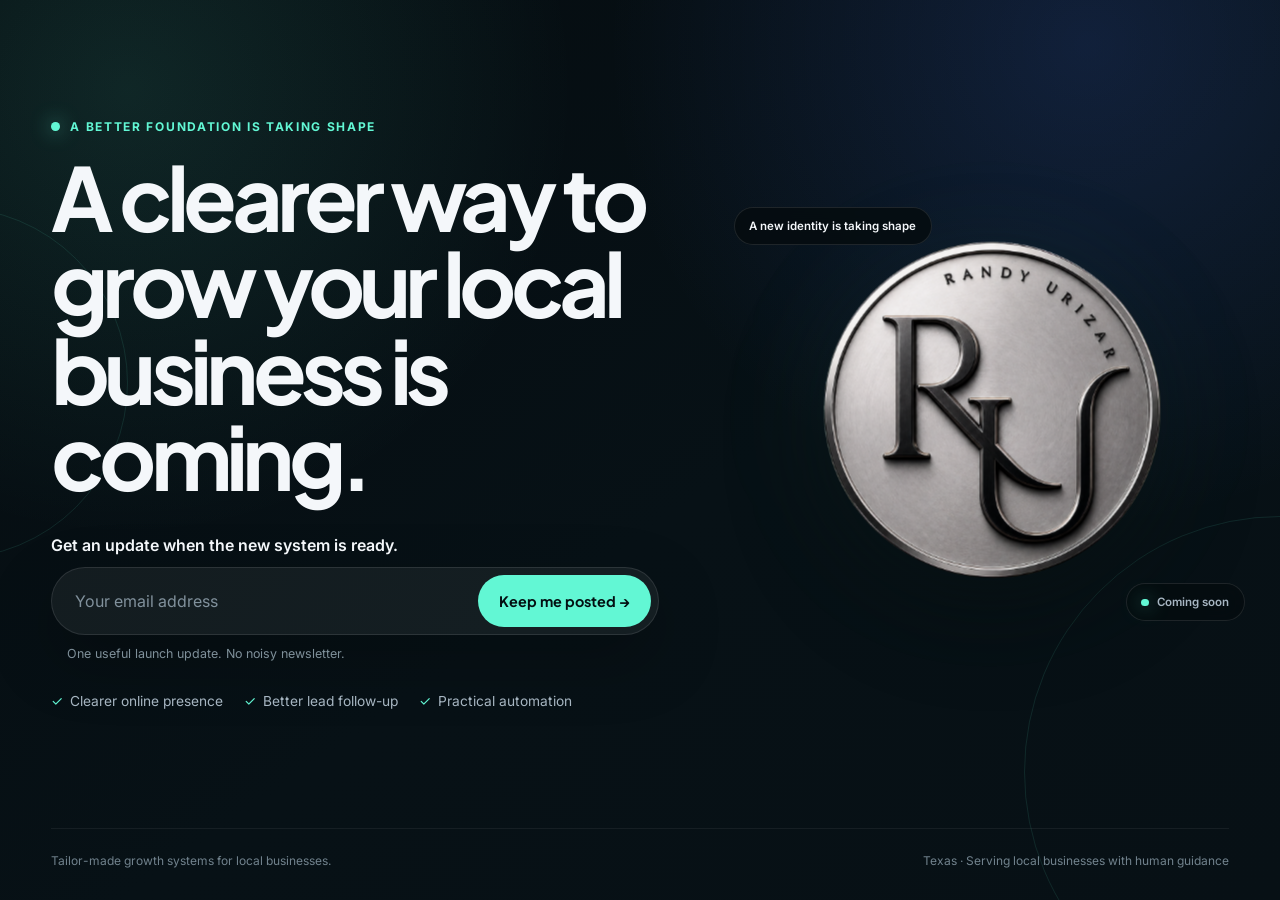
<file: index.html>
<!DOCTYPE html>
<html lang="en">
  <head>
    <meta charset="UTF-8" />
    <meta name="viewport" content="width=device-width, initial-scale=1.0" />
    <title>A Clearer Growth System Is Coming | Randy Urizar Production</title>
    <meta
      name="description"
      content="Randy Urizar Production is building a clearer way for local businesses to improve lead capture, follow-up, and everyday workflows. Join the early-access list."
    />
    <meta name="robots" content="noindex, follow" />
    <meta name="theme-color" content="#071116" />
    <meta property="og:title" content="A Clearer Growth System Is Coming" />
    <meta
      property="og:description"
      content="Tailor-made growth systems for local businesses—built with clarity, practical automation, and guided implementation."
    />
    <meta property="og:type" content="website" />
    <meta property="og:url" content="https://randyurizar.com/" />
    <meta
      property="og:image"
      content="https://randyurizar.com/assets/images/randy-urizar-3d-metal-logo-v1.png"
    />
    <meta
      property="og:image:alt"
      content="Three-dimensional Randy Urizar monogram in black chrome on brushed silver"
    />
    <meta name="twitter:card" content="summary_large_image" />
    <meta
      name="twitter:image"
      content="https://randyurizar.com/assets/images/randy-urizar-3d-metal-logo-v1.png"
    />
    <meta
      name="twitter:image:alt"
      content="Three-dimensional Randy Urizar monogram in black chrome on brushed silver"
    />
    <link rel="canonical" href="https://randyurizar.com/" />
    <link rel="icon" type="image/png" sizes="32x32" href="/assets/icons/favicon-32x32.png" />
    <link rel="apple-touch-icon" sizes="180x180" href="/assets/icons/apple-touch-icon.png" />
    <link rel="preconnect" href="https://fonts.googleapis.com" />
    <link rel="preconnect" href="https://fonts.gstatic.com" crossorigin />
    <link
      href="https://fonts.googleapis.com/css2?family=Inter:wght@400;500;600;700&amp;family=Plus+Jakarta+Sans:wght@600;700;800&amp;display=swap"
      rel="stylesheet"
    />
    <link rel="stylesheet" href="/coming-soon.css" />
  </head>
  <body>
    <a class="skip-link" href="#main-content">Skip to main content</a>

    <main class="coming-soon" id="main-content">
      <div class="ambient ambient-one" aria-hidden="true"></div>
      <div class="ambient ambient-two" aria-hidden="true"></div>

      <section class="hero" aria-labelledby="page-title">
        <div class="hero-copy">
          <p class="eyebrow"><span aria-hidden="true"></span> A better foundation is taking shape</p>
          <h1 id="page-title">A clearer way to grow your local business is coming.</h1>

          <form
            class="interest-form"
            name="coming-soon-interest"
            method="POST"
            action="/thank-you"
            data-netlify="true"
            netlify-honeypot="bot-field"
          >
            <input type="hidden" name="form-name" value="coming-soon-interest" />
            <input type="hidden" name="subject" value="New coming-soon early-access request" />
            <p class="honeypot">
              <label>Do not fill this out: <input name="bot-field" /></label>
            </p>
            <label for="email">Get an update when the new system is ready.</label>
            <div class="form-row">
              <input id="email" name="email" type="email" autocomplete="email" placeholder="Your email address" required />
              <button type="submit">Keep me posted <span aria-hidden="true">→</span></button>
            </div>
            <p class="form-note">One useful launch update. No noisy newsletter.</p>
          </form>

          <ul class="outcomes" aria-label="What the new system will support">
            <li><span aria-hidden="true">✓</span> Clearer online presence</li>
            <li><span aria-hidden="true">✓</span> Better lead follow-up</li>
            <li><span aria-hidden="true">✓</span> Practical automation</li>
          </ul>
        </div>

        <aside class="system-preview" aria-label="Randy Urizar Production brand mark">
          <div class="preview-label">A new identity is taking shape</div>
          <div class="metallic-logo-spin">
            <img
              src="/assets/images/randy-urizar-3d-metal-logo-transparent-v2.png"
              alt="Three-dimensional Randy Urizar monogram in black chrome on brushed silver"
              width="1254"
              height="1254"
            />
          </div>
          <div class="preview-status"><span aria-hidden="true"></span> Coming soon</div>
        </aside>
      </section>

      <footer>
        <p>Tailor-made growth systems for local businesses.</p>
        <p>Texas · Serving local businesses with human guidance</p>
      </footer>
    </main>
  </body>
</html>
</file>
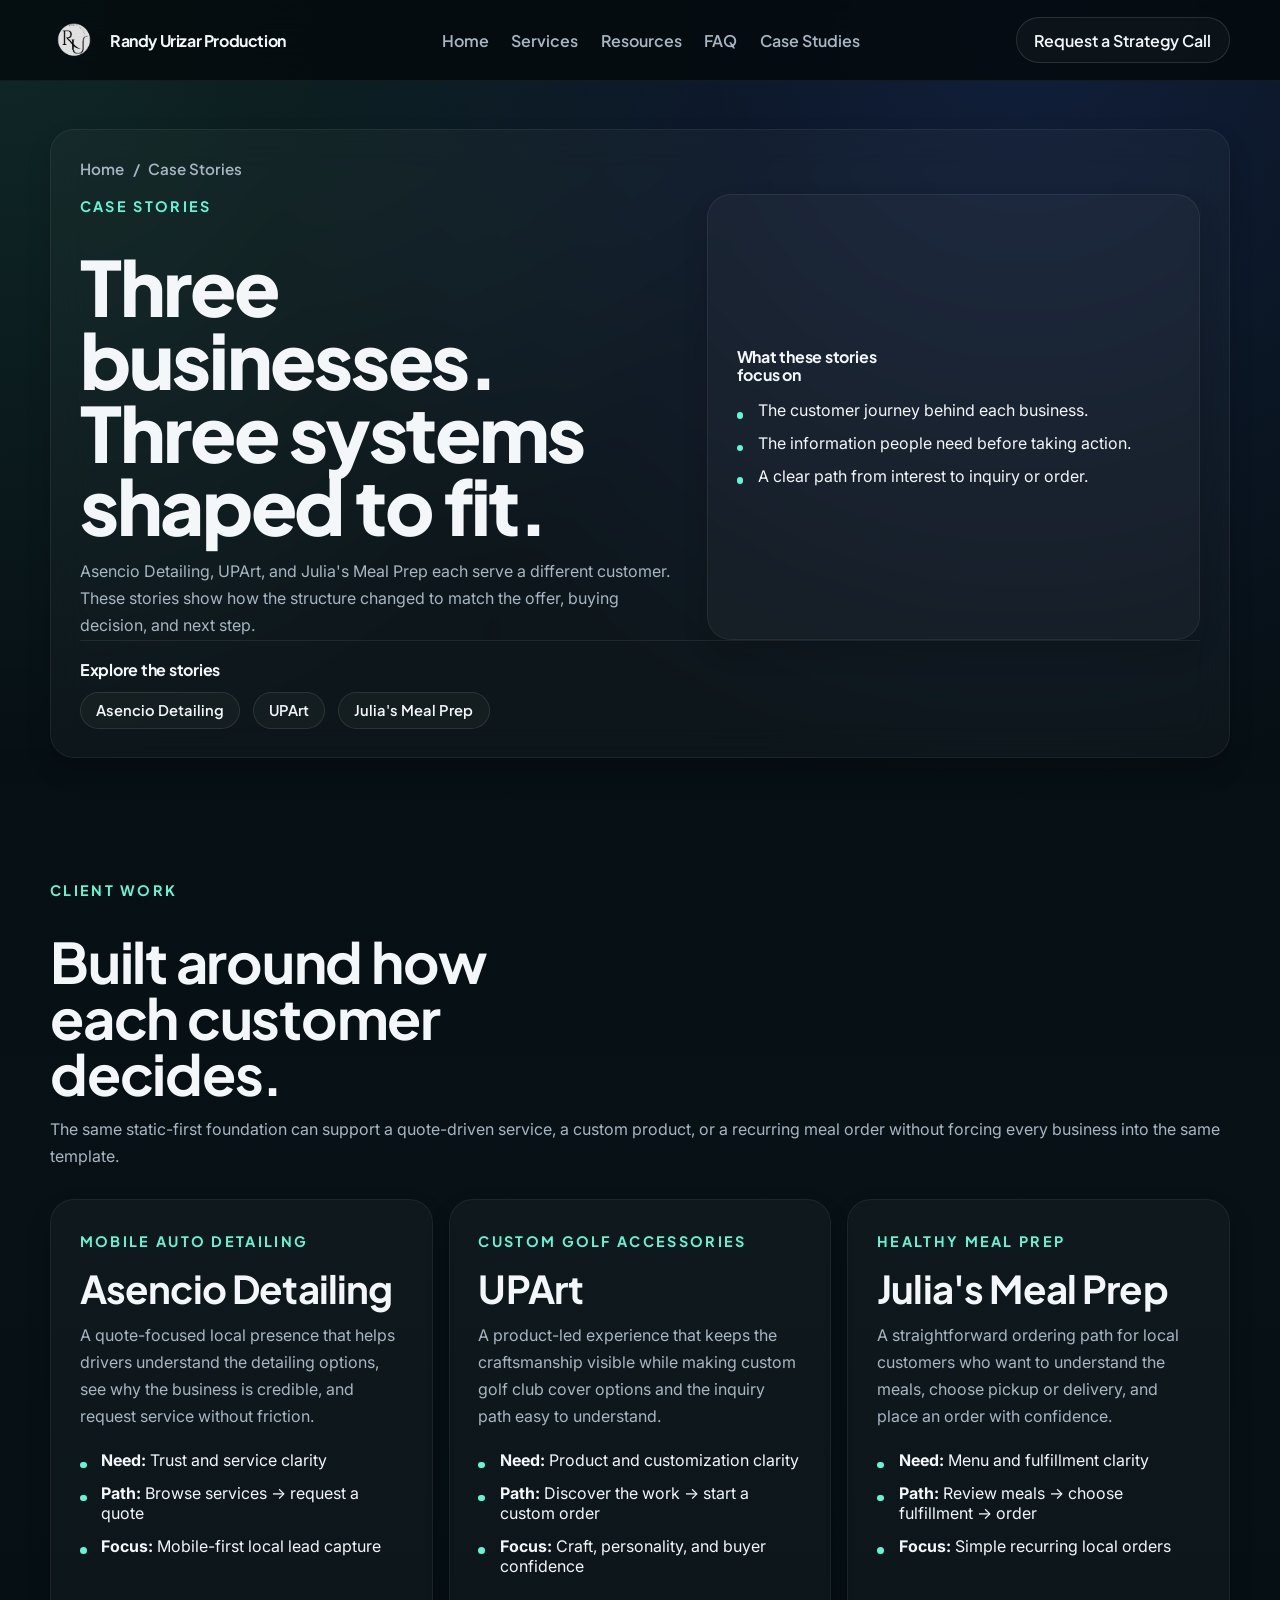
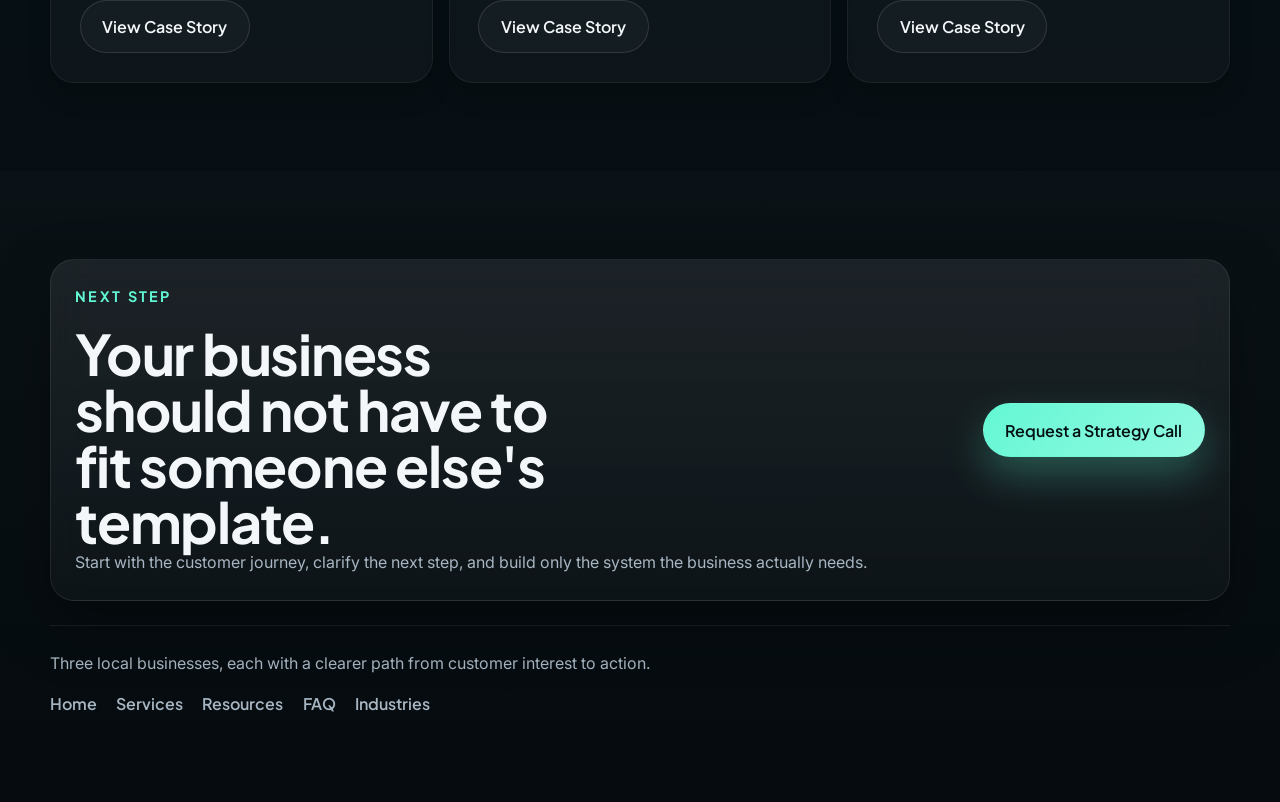
<file: case-studies/index.html>
<!DOCTYPE html>
<html lang="en">
  <head>
    <meta charset="UTF-8" />
    <meta name="viewport" content="width=device-width, initial-scale=1.0" />
    <title>Local Business Case Stories | Randy Urizar Production</title>
    <meta name="description" content="Explore grounded case stories for Asencio Detailing, UPArt, and Julia's Meal Prep—three Texas businesses with systems shaped around different customer journeys." />
    <meta name="robots" content="index, follow, max-image-preview:large" />
    <link rel="canonical" href="https://randyurizar.com/case-studies/" />
    <meta name="theme-color" content="#071116" />
    <meta property="og:title" content="Local Business Case Stories | Randy Urizar Production" />
    <meta property="og:description" content="Explore grounded case stories for Asencio Detailing, UPArt, and Julia's Meal Prep." />
    <meta property="og:url" content="https://randyurizar.com/case-studies/" />
    <meta property="og:site_name" content="Randy Urizar Production" />
    <meta property="og:type" content="website" />
    <meta property="og:locale" content="en_US" />
    <meta property="og:image" content="https://randyurizar.com/assets/images/og/randy-urizar-production-home.png" />
    <meta property="og:image:type" content="image/png" />
    <meta property="og:image:alt" content="Randy Urizar Production local business case stories" />
    <meta property="og:image:width" content="1200" />
    <meta property="og:image:height" content="630" />
    <meta name="twitter:card" content="summary_large_image" />
    <meta name="twitter:title" content="Local Business Case Stories | Randy Urizar Production" />
    <meta name="twitter:description" content="Explore grounded case stories for Asencio Detailing, UPArt, and Julia's Meal Prep." />
    <meta name="twitter:image" content="https://randyurizar.com/assets/images/og/randy-urizar-production-home.png" />
    <link rel="icon" type="image/png" sizes="32x32" href="/assets/icons/favicon-32x32.png?v=rn-20260529" />
    <link rel="icon" type="image/png" sizes="16x16" href="/assets/icons/favicon-16x16.png?v=rn-20260529" />
    <link rel="shortcut icon" href="/assets/icons/favicon.ico?v=rn-20260529" />
    <link rel="apple-touch-icon" sizes="180x180" href="/assets/icons/apple-touch-icon.png?v=rn-20260529" />
    <link rel="preconnect" href="https://fonts.googleapis.com" />
    <link rel="preconnect" href="https://fonts.gstatic.com" crossorigin />
    <link href="https://fonts.googleapis.com/css2?family=Inter:wght@400;500;600;700&family=Plus+Jakarta+Sans:wght@500;600;700;800&display=swap" rel="stylesheet" />
    <link rel="stylesheet" href="/styles.css" />
  </head>
  <body class="secondary-page" id="pageTop">
    <a class="skip-link" href="#mainContent">Skip to main content</a>
    <div class="page-shell">
      <header class="site-header is-scrolled">
        <div class="container nav-wrap">
          <a class="brand-mark" href="/" aria-label="Go to homepage">
            <img src="/assets/icons/randy-urizar-logo.png" alt="Randy Urizar logo" class="brand-logo" />
            <span>Randy Urizar Production</span>
          </a>
          <nav class="nav-links" aria-label="Primary navigation">
            <a href="/">Home</a>
            <a href="/services/">Services</a>
            <a href="/resources/">Resources</a>
            <a href="/faq/">FAQ</a>
            <a href="/case-studies/">Case Studies</a>
          </nav>
          <a class="button button-small" href="/#contact">Request a Strategy Call</a>
        </div>
      </header>

      <main id="mainContent" tabindex="-1">
        <section class="content-page-hero">
          <div class="container">
            <div class="content-page-intro case-stories-hero glass-card">
              <div class="page-breadcrumbs" aria-label="Breadcrumb">
                <a href="/">Home</a><span>/</span><span>Case Stories</span>
              </div>
              <div class="content-page-header">
                <div class="content-page-copy">
                  <p class="eyebrow">Case stories</p>
                  <h1>Three businesses. Three systems shaped to fit.</h1>
                  <p class="page-summary">Asencio Detailing, UPArt, and Julia's Meal Prep each serve a different customer. These stories show how the structure changed to match the offer, buying decision, and next step.</p>
                </div>
                <aside class="note-card">
                  <h2 class="anchor-nav-title">What these stories focus on</h2>
                  <ul class="summary-list">
                    <li>The customer journey behind each business.</li>
                    <li>The information people need before taking action.</li>
                    <li>A clear path from interest to inquiry or order.</li>
                  </ul>
                </aside>
              </div>
              <nav class="anchor-nav" aria-labelledby="caseStudyJumpTitle">
                <p class="anchor-nav-title" id="caseStudyJumpTitle">Explore the stories</p>
                <ul class="anchor-nav-list">
                  <li><a class="context-link-chip" href="#asencio-detailing">Asencio Detailing</a></li>
                  <li><a class="context-link-chip" href="#upart">UPArt</a></li>
                  <li><a class="context-link-chip" href="#julias-meal-prep">Julia's Meal Prep</a></li>
                </ul>
              </nav>
            </div>
          </div>
        </section>

        <section class="section">
          <div class="container">
            <div class="page-section-intro">
              <p class="eyebrow">Client work</p>
              <h2>Built around how each customer decides.</h2>
              <p>The same static-first foundation can support a quote-driven service, a custom product, or a recurring meal order without forcing every business into the same template.</p>
            </div>
            <div class="case-story-grid">
              <article class="path-card case-story-card" id="asencio-detailing">
                <p class="mini-label">Mobile Auto Detailing</p>
                <h2>Asencio Detailing</h2>
                <p>A quote-focused local presence that helps drivers understand the detailing options, see why the business is credible, and request service without friction.</p>
                <ul class="path-list" aria-label="Asencio Detailing story highlights">
                  <li><strong>Need:</strong> Trust and service clarity</li>
                  <li><strong>Path:</strong> Browse services &rarr; request a quote</li>
                  <li><strong>Focus:</strong> Mobile-first local lead capture</li>
                </ul>
                <div class="case-story-action"><a class="button button-secondary" href="/case-studies/asencio-detailing/">View Case Story</a></div>
              </article>
              <article class="path-card case-story-card" id="upart">
                <p class="mini-label">Custom Golf Accessories</p>
                <h2>UPArt</h2>
                <p>A product-led experience that keeps the craftsmanship visible while making custom golf club cover options and the inquiry path easy to understand.</p>
                <ul class="path-list" aria-label="UPArt story highlights">
                  <li><strong>Need:</strong> Product and customization clarity</li>
                  <li><strong>Path:</strong> Discover the work &rarr; start a custom order</li>
                  <li><strong>Focus:</strong> Craft, personality, and buyer confidence</li>
                </ul>
                <div class="case-story-action"><a class="button button-secondary" href="/case-studies/upart/">View Case Story</a></div>
              </article>
              <article class="path-card case-story-card" id="julias-meal-prep">
                <p class="mini-label">Healthy Meal Prep</p>
                <h2>Julia's Meal Prep</h2>
                <p>A straightforward ordering path for local customers who want to understand the meals, choose pickup or delivery, and place an order with confidence.</p>
                <ul class="path-list" aria-label="Julia's Meal Prep story highlights">
                  <li><strong>Need:</strong> Menu and fulfillment clarity</li>
                  <li><strong>Path:</strong> Review meals &rarr; choose fulfillment &rarr; order</li>
                  <li><strong>Focus:</strong> Simple recurring local orders</li>
                </ul>
                <div class="case-story-action"><a class="button button-secondary" href="/case-studies/julias-meal-prep/">View Case Story</a></div>
              </article>
            </div>
          </div>
        </section>

        <section class="section section-soft">
          <div class="container">
            <div class="page-cta-band glass-card">
              <div>
                <p class="eyebrow">Next step</p>
                <h2>Your business should not have to fit someone else's template.</h2>
                <p>Start with the customer journey, clarify the next step, and build only the system the business actually needs.</p>
              </div>
              <a class="button button-primary" href="/#contact">Request a Strategy Call</a>
            </div>
            <div class="simple-footer">
              <p class="simple-footer-copy">Three local businesses, each with a clearer path from customer interest to action.</p>
              <nav class="simple-footer-nav" aria-label="Secondary navigation">
                <a href="/">Home</a><a href="/services/">Services</a><a href="/resources/">Resources</a><a href="/faq/">FAQ</a><a href="/industries/">Industries</a>
              </nav>
            </div>
          </div>
        </section>
      </main>
    </div>
  </body>
</html>
</file>
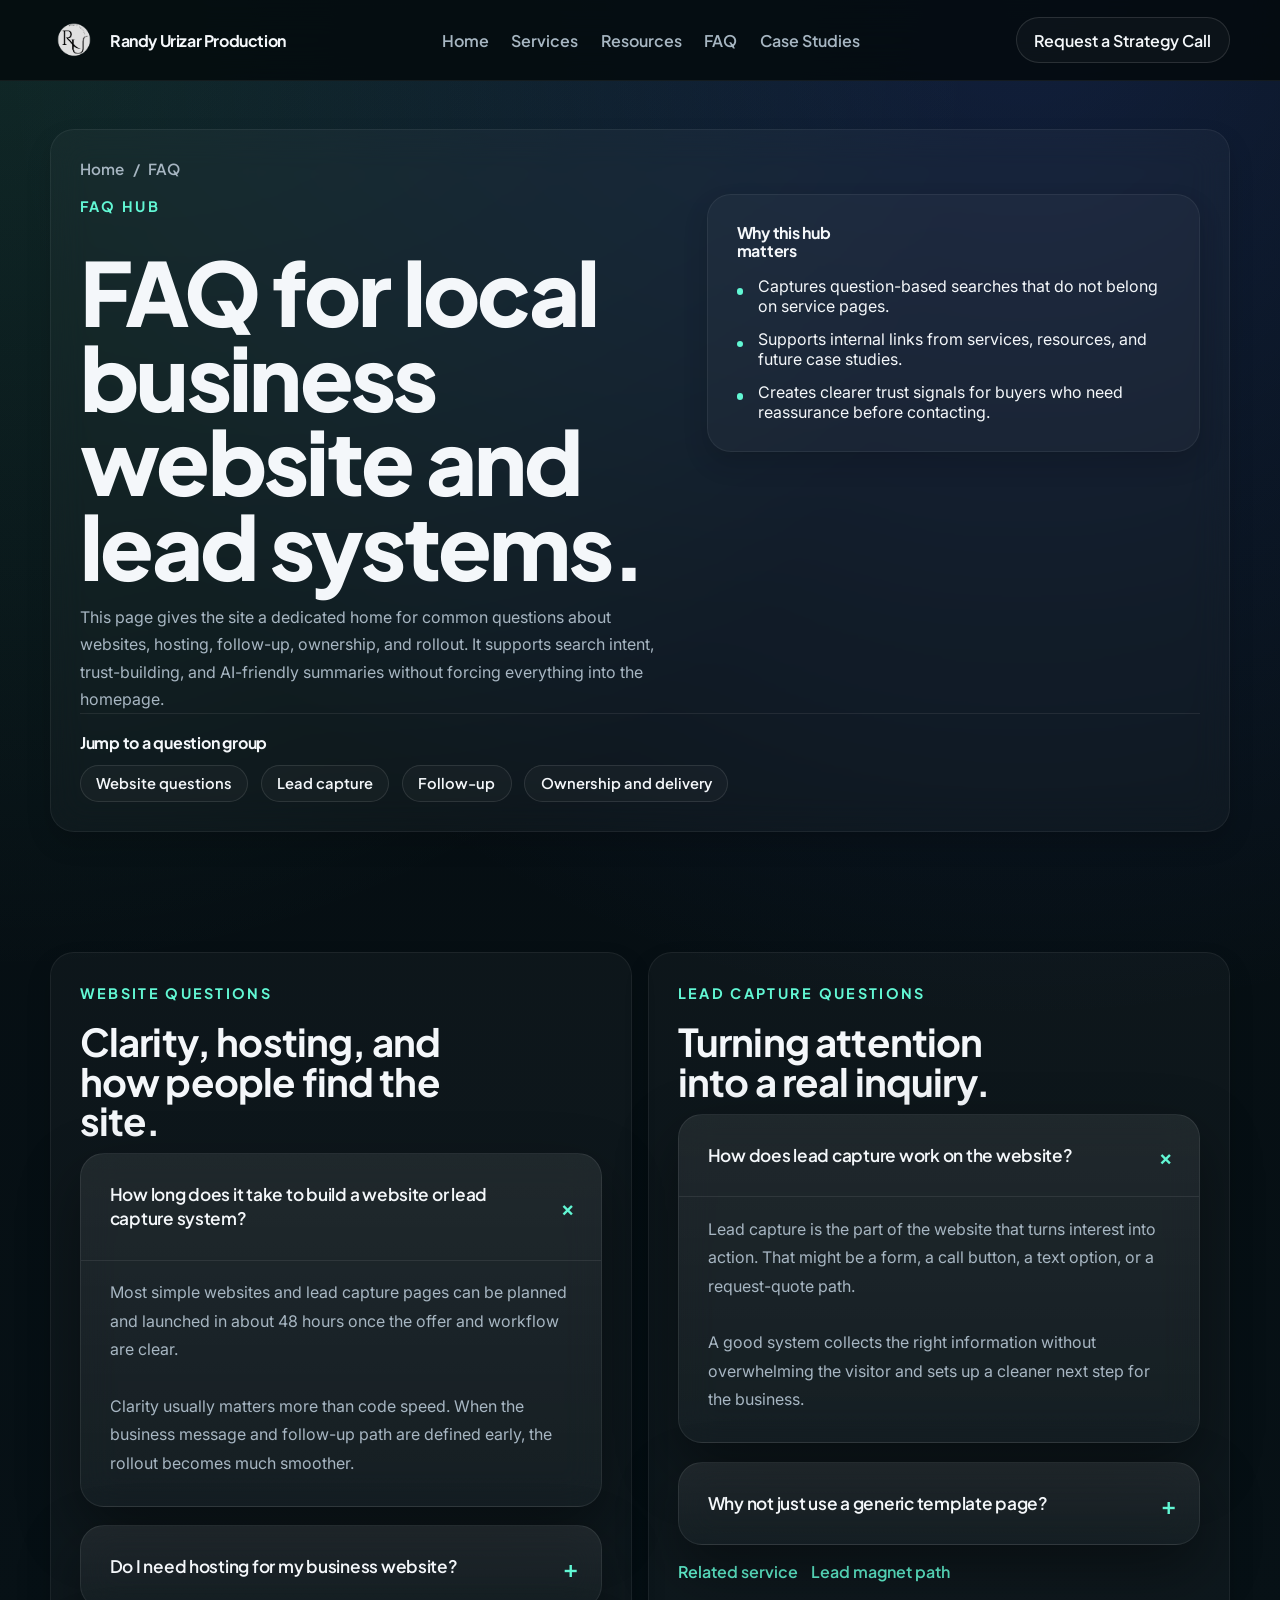
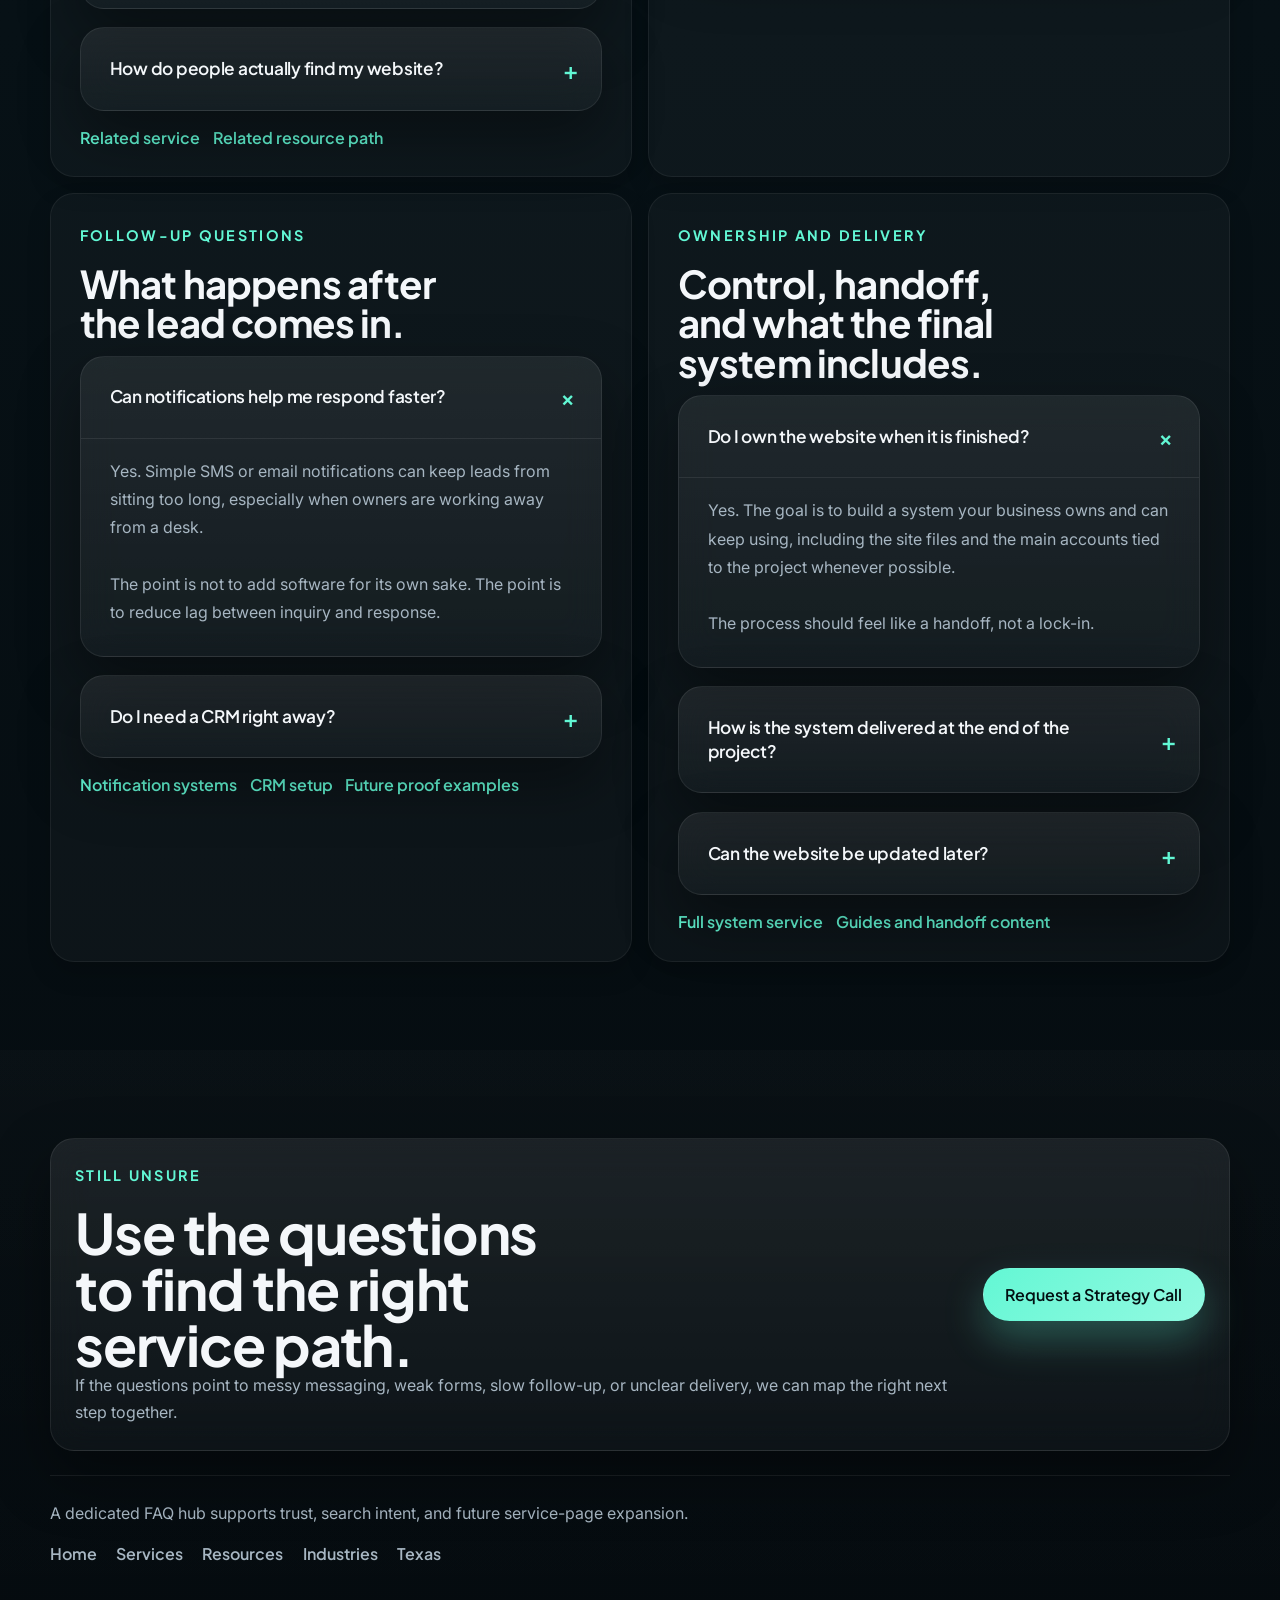
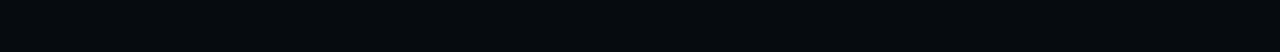
<file: faq/index.html>
<!DOCTYPE html>
<html lang="en">
  <head>
    <meta charset="UTF-8" />
    <meta name="viewport" content="width=device-width, initial-scale=1.0" />
    <title>FAQ for Local Business Growth Systems | Randy Urizar Production</title>
    <meta
      name="description"
      content="Read common questions about websites, lead capture, hosting, ownership, follow-up systems, and guided implementation for local business growth systems."
    />
    <meta name="robots" content="index, follow, max-image-preview:large" />
    <link rel="canonical" href="https://randyurizar.com/faq/" />
    <meta name="theme-color" content="#071116" />
    <meta
      property="og:title"
      content="FAQ for Local Business Growth Systems | Randy Urizar Production"
    />
    <meta
      property="og:description"
      content="Read common questions about websites, lead capture, hosting, ownership, follow-up systems, and guided implementation for local business growth systems."
    />
    <meta property="og:url" content="https://randyurizar.com/faq/" />
    <meta property="og:site_name" content="Randy Urizar Production" />
    <meta property="og:type" content="website" />
    <meta property="og:locale" content="en_US" />
    <meta property="og:image" content="https://randyurizar.com/assets/images/og/randy-urizar-production-home.png" />
    <meta property="og:image:type" content="image/png" />
    <meta
      property="og:image:alt"
      content="Randy Urizar Production social preview for local business growth system FAQs"
    />
    <meta property="og:image:width" content="1200" />
    <meta property="og:image:height" content="630" />
    <meta name="twitter:card" content="summary_large_image" />
    <meta
      name="twitter:title"
      content="FAQ for Local Business Growth Systems | Randy Urizar Production"
    />
    <meta
      name="twitter:description"
      content="Read common questions about websites, lead capture, hosting, ownership, follow-up systems, and guided implementation for local business growth systems."
    />
    <meta name="twitter:image" content="https://randyurizar.com/assets/images/og/randy-urizar-production-home.png" />
    <link rel="icon" type="image/png" sizes="32x32" href="/assets/icons/favicon-32x32.png?v=rn-20260529" />
    <link rel="icon" type="image/png" sizes="16x16" href="/assets/icons/favicon-16x16.png?v=rn-20260529" />
    <link rel="shortcut icon" href="/assets/icons/favicon.ico?v=rn-20260529" />
    <link rel="apple-touch-icon" sizes="180x180" href="/assets/icons/apple-touch-icon.png?v=rn-20260529" />
    <link rel="preconnect" href="https://fonts.googleapis.com" />
    <link rel="preconnect" href="https://fonts.gstatic.com" crossorigin />
    <link
      href="https://fonts.googleapis.com/css2?family=Inter:wght@400;500;600;700&family=Plus+Jakarta+Sans:wght@500;600;700;800&display=swap"
      rel="stylesheet"
    />
    <link rel="stylesheet" href="/styles.css" />
  </head>
  <body class="secondary-page" id="pageTop">
    <a class="skip-link" href="#mainContent">Skip to main content</a>
    <div class="page-shell">
      <header class="site-header is-scrolled">
        <div class="container nav-wrap">
          <a class="brand-mark" href="/" aria-label="Go to homepage">
            <img
              src="/assets/icons/randy-urizar-logo.png"
              alt="Randy Urizar logo"
              class="brand-logo"
            />
            <span>Randy Urizar Production</span>
          </a>

          <nav class="nav-links" aria-label="Primary navigation">
            <a href="/">Home</a>
            <a href="/services/">Services</a>
            <a href="/resources/">Resources</a>
            <a href="/faq/">FAQ</a>
            <a href="/case-studies/">Case Studies</a>
          </nav>

          <a class="button button-small" href="/#contact">Request a Strategy Call</a>
        </div>
      </header>

      <main id="mainContent" tabindex="-1">
        <section class="content-page-hero">
          <div class="container">
            <div class="content-page-intro glass-card">
              <div class="page-breadcrumbs" aria-label="Breadcrumb">
                <a href="/">Home</a>
                <span>/</span>
                <span>FAQ</span>
              </div>

              <div class="content-page-header">
                <div class="content-page-copy">
                  <p class="eyebrow">FAQ hub</p>
                  <h1>FAQ for local business website and lead systems.</h1>
                  <p class="page-summary">
                    This page gives the site a dedicated home for common questions about websites, hosting, follow-up, ownership, and rollout. It supports search intent, trust-building, and AI-friendly summaries without forcing everything into the homepage.
                  </p>
                </div>

                <aside class="note-card">
                  <h2 class="anchor-nav-title">Why this hub matters</h2>
                  <ul class="summary-list">
                    <li>Captures question-based searches that do not belong on service pages.</li>
                    <li>Supports internal links from services, resources, and future case studies.</li>
                    <li>Creates clearer trust signals for buyers who need reassurance before contacting.</li>
                  </ul>
                </aside>
              </div>

              <nav class="anchor-nav" aria-labelledby="faqJumpTitle">
                <p class="anchor-nav-title" id="faqJumpTitle">Jump to a question group</p>
                <ul class="anchor-nav-list">
                  <li><a class="context-link-chip" href="#website-questions">Website questions</a></li>
                  <li><a class="context-link-chip" href="#lead-capture-questions">Lead capture</a></li>
                  <li><a class="context-link-chip" href="#follow-up-questions">Follow-up</a></li>
                  <li><a class="context-link-chip" href="#ownership-questions">Ownership and delivery</a></li>
                </ul>
              </nav>
            </div>
          </div>
        </section>

        <section class="section">
          <div class="container">
            <div class="page-section-grid">
              <section class="topic-card" id="website-questions">
                <p class="mini-label">Website questions</p>
                <h2>Clarity, hosting, and how people find the site.</h2>
                <div class="faq-list">
                  <details class="faq-item glass-card" open>
                    <summary class="faq-question">How long does it take to build a website or lead capture system?</summary>
                    <div class="faq-answer">
                      <p>Most simple websites and lead capture pages can be planned and launched in about 48 hours once the offer and workflow are clear.</p>
                      <p>Clarity usually matters more than code speed. When the business message and follow-up path are defined early, the rollout becomes much smoother.</p>
                    </div>
                  </details>
                  <details class="faq-item glass-card">
                    <summary class="faq-question">Do I need hosting for my business website?</summary>
                    <div class="faq-answer">
                      <p>Yes. Hosting is what keeps the website available online. For a static business site, hosting can stay simple, fast, and affordable.</p>
                      <p>The goal is a setup that is easy to connect to your domain, easy to maintain, and easy to hand off later if needed.</p>
                      <p>We take care of all of this so you don’t have to worry about it, and we’ll provide a detailed explanation whenever needed.</p>
                    </div>
                  </details>
                  <details class="faq-item glass-card">
                    <summary class="faq-question">How do people actually find my website?</summary>
                    <div class="faq-answer">
                      <p>Most local businesses are found through a mix of Google search, map results, referrals, social links, and AI-generated search answers.</p>
                      <p>That is why clear headings, service language, location language, and contextual internal links matter so much.</p>
                    </div>
                  </details>
                </div>
                <div class="hub-link-list">
                  <a href="/services/#website-design">Related service</a>
                  <a href="/resources/#educational-content">Related resource path</a>
                </div>
              </section>

              <section class="topic-card" id="lead-capture-questions">
                <p class="mini-label">Lead capture questions</p>
                <h2>Turning attention into a real inquiry.</h2>
                <div class="faq-list">
                  <details class="faq-item glass-card" open>
                    <summary class="faq-question">How does lead capture work on the website?</summary>
                    <div class="faq-answer">
                      <p>Lead capture is the part of the website that turns interest into action. That might be a form, a call button, a text option, or a request-quote path.</p>
                      <p>A good system collects the right information without overwhelming the visitor and sets up a cleaner next step for the business.</p>
                    </div>
                  </details>
                  <details class="faq-item glass-card">
                    <summary class="faq-question">Why not just use a generic template page?</summary>
                    <div class="faq-answer">
                      <p>Templates can get a page online quickly, but they usually start from layout instead of workflow. That often leads to weak trust signals, vague copy, and awkward intake steps.</p>
                      <p>The better question is whether the site explains the business clearly and supports the follow-up process well.</p>
                    </div>
                  </details>
                </div>
                <div class="hub-link-list">
                  <a href="/services/#lead-capture-systems">Related service</a>
                  <a href="/resources/#lead-magnets">Lead magnet path</a>
                </div>
              </section>

              <section class="topic-card" id="follow-up-questions">
                <p class="mini-label">Follow-up questions</p>
                <h2>What happens after the lead comes in.</h2>
                <div class="faq-list">
                  <details class="faq-item glass-card" open>
                    <summary class="faq-question">Can notifications help me respond faster?</summary>
                    <div class="faq-answer">
                      <p>Yes. Simple SMS or email notifications can keep leads from sitting too long, especially when owners are working away from a desk.</p>
                      <p>The point is not to add software for its own sake. The point is to reduce lag between inquiry and response.</p>
                    </div>
                  </details>
                  <details class="faq-item glass-card">
                    <summary class="faq-question">Do I need a CRM right away?</summary>
                    <div class="faq-answer">
                      <p>Not always. Some businesses need clearer lead capture first. Others already have enough inquiries and mainly need better tracking and follow-up.</p>
                      <p>A CRM makes sense when information is scattered and leads are slipping between channels.</p>
                    </div>
                  </details>
                </div>
                <div class="hub-link-list">
                  <a href="/services/#sms-notification-systems">Notification systems</a>
                  <a href="/services/#crm-setup">CRM setup</a>
                  <a href="/case-studies/#follow-up-results">Future proof examples</a>
                </div>
              </section>

              <section class="topic-card" id="ownership-questions">
                <p class="mini-label">Ownership and delivery</p>
                <h2>Control, handoff, and what the final system includes.</h2>
                <div class="faq-list">
                  <details class="faq-item glass-card" open>
                    <summary class="faq-question">Do I own the website when it is finished?</summary>
                    <div class="faq-answer">
                      <p>Yes. The goal is to build a system your business owns and can keep using, including the site files and the main accounts tied to the project whenever possible.</p>
                      <p>The process should feel like a handoff, not a lock-in.</p>
                    </div>
                  </details>
                  <details class="faq-item glass-card">
                    <summary class="faq-question">How is the system delivered at the end of the project?</summary>
                    <div class="faq-answer">
                      <p>Delivery should feel organized. The website goes live, forms are connected, and core lead handling is tested before launch.</p>
                      <p>If the project includes CRM setup or notifications, those pieces should be handed over with a clear explanation of what is live and what your team needs to do next.</p>
                    </div>
                  </details>
                  <details class="faq-item glass-card">
                    <summary class="faq-question">Can the website be updated later?</summary>
                    <div class="faq-answer">
                      <p>Yes. Static sites like this are meant to stay easy to update as service pages, FAQs, local pages, and resources grow over time.</p>
                    </div>
                  </details>
                </div>
                <div class="hub-link-list">
                  <a href="/services/#tailor-made-business-systems">Full system service</a>
                  <a href="/resources/#downloadable-guides">Guides and handoff content</a>
                </div>
              </section>
            </div>
          </div>
        </section>

        <section class="section section-soft">
          <div class="container">
            <div class="page-cta-band glass-card">
              <div>
                <p class="eyebrow">Still unsure</p>
                <h2>Use the questions to find the right service path.</h2>
                <p>
                  If the questions point to messy messaging, weak forms, slow follow-up, or unclear delivery, we can map the right next step together.
                </p>
              </div>
              <a class="button button-primary" href="/#contact">Request a Strategy Call</a>
            </div>

            <div class="simple-footer">
              <p class="simple-footer-copy">A dedicated FAQ hub supports trust, search intent, and future service-page expansion.</p>
              <nav class="simple-footer-nav" aria-label="Secondary navigation">
                <a href="/">Home</a>
                <a href="/services/">Services</a>
                <a href="/resources/">Resources</a>
                <a href="/industries/">Industries</a>
                <a href="/texas/">Texas</a>
              </nav>
            </div>
          </div>
        </section>
      </main>
    </div>
  </body>
</html>
</file>
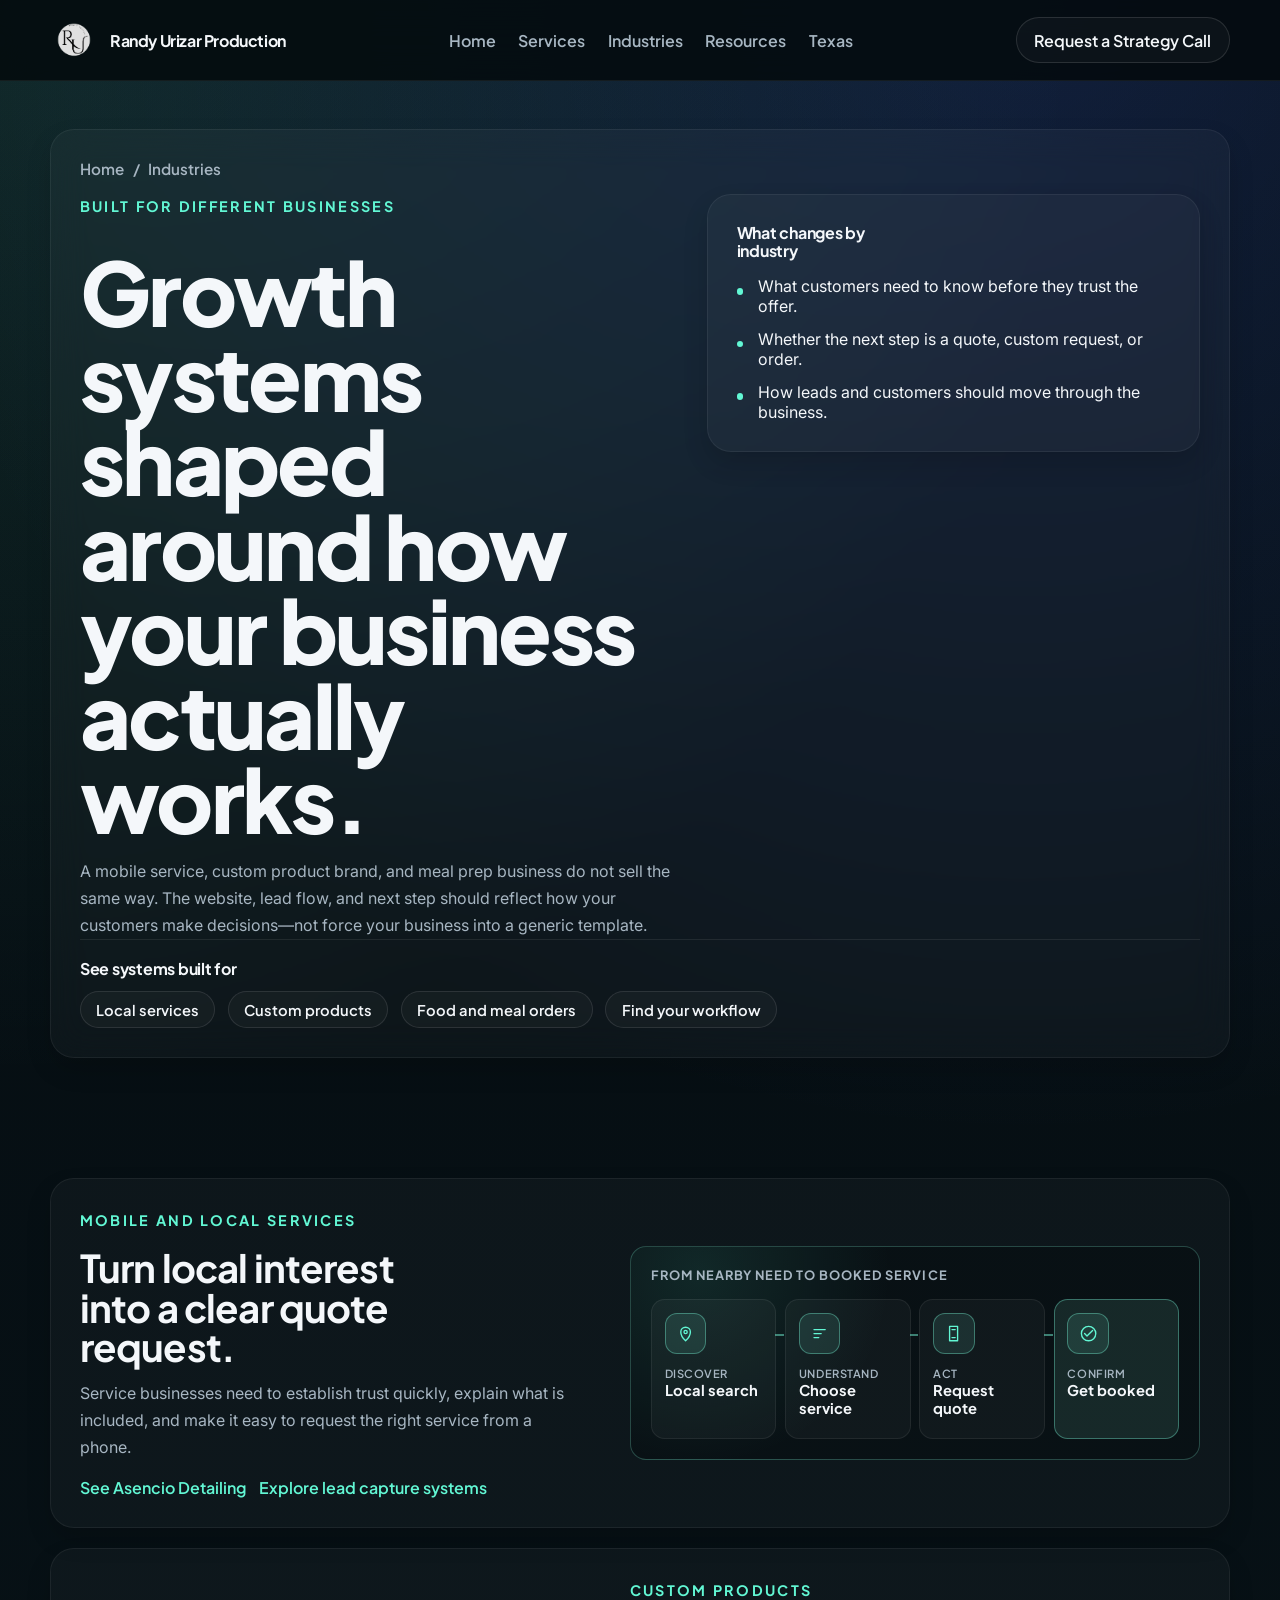
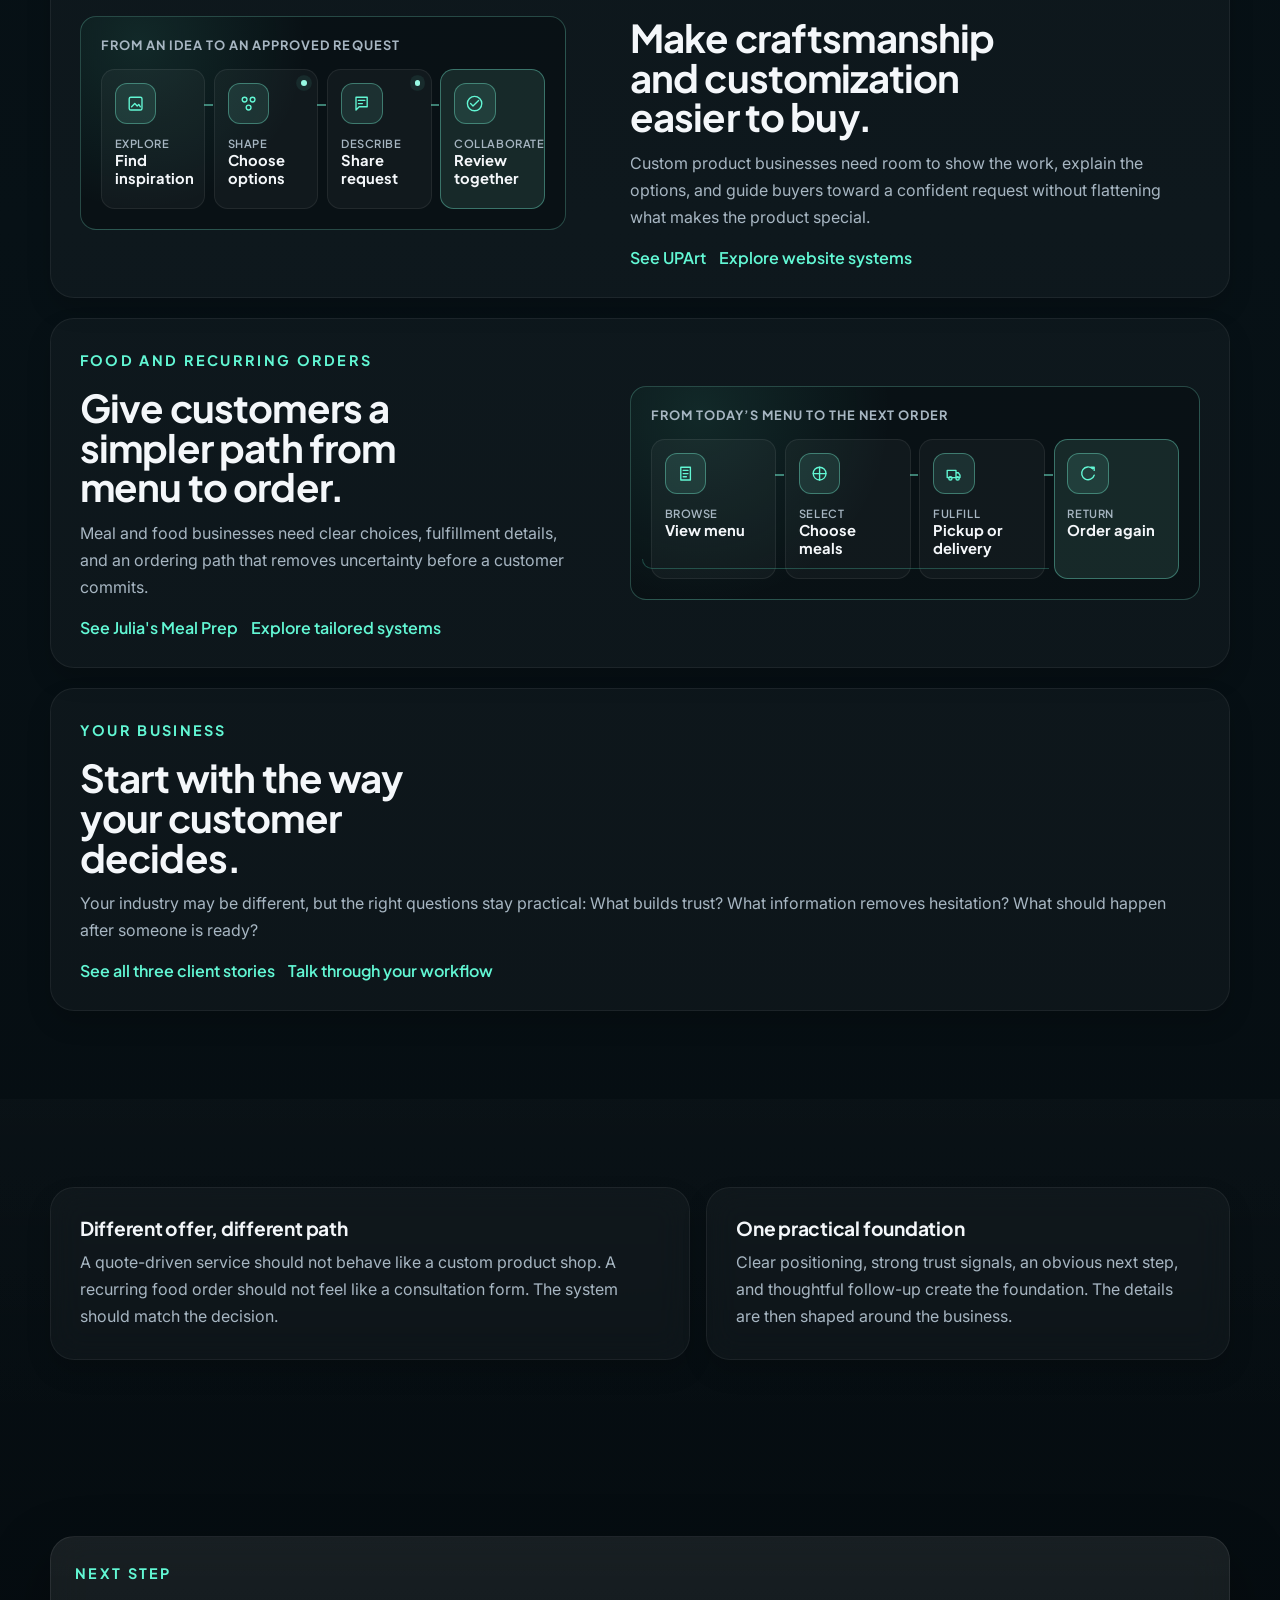
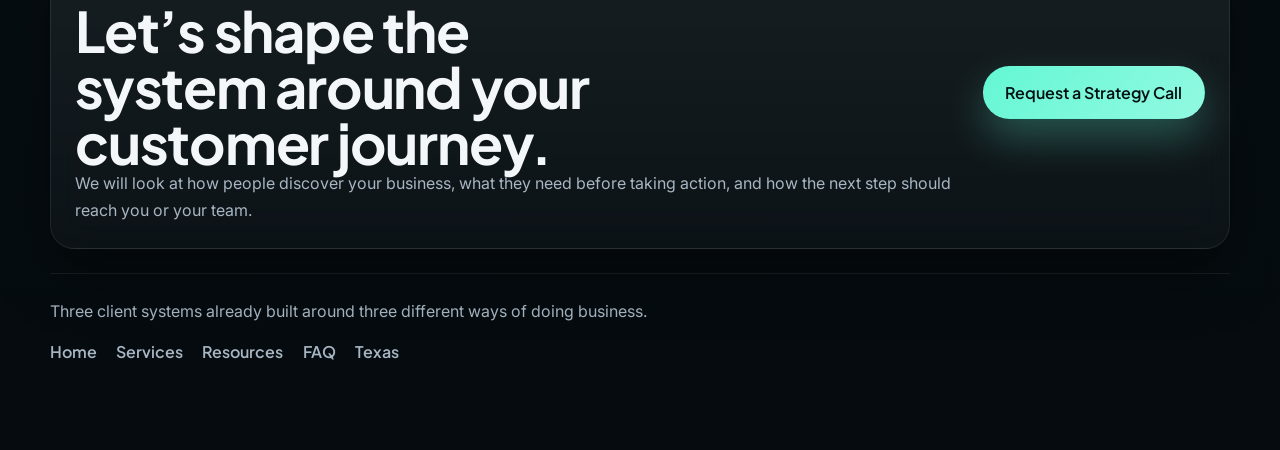
<file: industries/index.html>
<!DOCTYPE html>
<html lang="en">
  <head>
    <meta charset="UTF-8" />
    <meta name="viewport" content="width=device-width, initial-scale=1.0" />
    <title>Growth Systems for Local Business Industries | Randy Urizar Production</title>
    <meta
      name="description"
      content="See how tailored websites, lead capture, and customer journeys support Texas service businesses, custom product brands, and local food businesses."
    />
    <meta name="robots" content="index, follow, max-image-preview:large" />
    <link rel="canonical" href="https://randyurizar.com/industries/" />
    <meta name="theme-color" content="#071116" />
    <meta
      property="og:title"
      content="Growth Systems for Local Business Industries | Randy Urizar Production"
    />
    <meta
      property="og:description"
      content="See how tailored websites, lead capture, and customer journeys support Texas service businesses, custom product brands, and local food businesses."
    />
    <meta property="og:url" content="https://randyurizar.com/industries/" />
    <meta property="og:site_name" content="Randy Urizar Production" />
    <meta property="og:type" content="website" />
    <meta property="og:locale" content="en_US" />
    <meta property="og:image" content="https://randyurizar.com/assets/images/og/randy-urizar-production-home.png" />
    <meta property="og:image:type" content="image/png" />
    <meta
      property="og:image:alt"
      content="Randy Urizar Production growth systems for local business industries"
    />
    <meta property="og:image:width" content="1200" />
    <meta property="og:image:height" content="630" />
    <meta name="twitter:card" content="summary_large_image" />
    <meta
      name="twitter:title"
      content="Growth Systems for Local Business Industries | Randy Urizar Production"
    />
    <meta
      name="twitter:description"
      content="See how tailored websites, lead capture, and customer journeys support Texas service businesses, custom product brands, and local food businesses."
    />
    <meta name="twitter:image" content="https://randyurizar.com/assets/images/og/randy-urizar-production-home.png" />
    <link rel="icon" type="image/png" sizes="32x32" href="/assets/icons/favicon-32x32.png?v=rn-20260529" />
    <link rel="icon" type="image/png" sizes="16x16" href="/assets/icons/favicon-16x16.png?v=rn-20260529" />
    <link rel="shortcut icon" href="/assets/icons/favicon.ico?v=rn-20260529" />
    <link rel="apple-touch-icon" sizes="180x180" href="/assets/icons/apple-touch-icon.png?v=rn-20260529" />
    <link rel="preconnect" href="https://fonts.googleapis.com" />
    <link rel="preconnect" href="https://fonts.gstatic.com" crossorigin />
    <link
      href="https://fonts.googleapis.com/css2?family=Inter:wght@400;500;600;700&family=Plus+Jakarta+Sans:wght@500;600;700;800&display=swap"
      rel="stylesheet"
    />
    <link rel="stylesheet" href="/styles.css" />
  </head>
  <body class="secondary-page" id="pageTop">
    <a class="skip-link" href="#mainContent">Skip to main content</a>
    <div class="page-shell">
      <header class="site-header is-scrolled">
        <div class="container nav-wrap">
          <a class="brand-mark" href="/" aria-label="Go to homepage">
            <img
              src="/assets/icons/randy-urizar-logo.png"
              alt="Randy Urizar logo"
              class="brand-logo"
            />
            <span>Randy Urizar Production</span>
          </a>

          <nav class="nav-links" aria-label="Primary navigation">
            <a href="/">Home</a>
            <a href="/services/">Services</a>
            <a href="/industries/">Industries</a>
            <a href="/resources/">Resources</a>
            <a href="/texas/">Texas</a>
          </nav>

          <a class="button button-small" href="/#contact">Request a Strategy Call</a>
        </div>
      </header>

      <main id="mainContent" tabindex="-1">
        <section class="content-page-hero">
          <div class="container">
            <div class="content-page-intro glass-card">
              <div class="page-breadcrumbs" aria-label="Breadcrumb">
                <a href="/">Home</a>
                <span>/</span>
                <span>Industries</span>
              </div>

              <div class="content-page-header">
                <div class="content-page-copy">
                  <p class="eyebrow">Built for different businesses</p>
                  <h1>Growth systems shaped around how your business actually works.</h1>
                  <p class="page-summary">
                    A mobile service, custom product brand, and meal prep business do not sell the same way. The website, lead flow, and next step should reflect how your customers make decisions—not force your business into a generic template.
                  </p>
                </div>

                <aside class="note-card">
                  <h2 class="anchor-nav-title">What changes by industry</h2>
                  <ul class="summary-list">
                    <li>What customers need to know before they trust the offer.</li>
                    <li>Whether the next step is a quote, custom request, or order.</li>
                    <li>How leads and customers should move through the business.</li>
                  </ul>
                </aside>
              </div>

              <nav class="anchor-nav" aria-labelledby="industryJumpTitle">
                <p class="anchor-nav-title" id="industryJumpTitle">See systems built for</p>
                <ul class="anchor-nav-list">
                  <li><a class="context-link-chip" href="#local-services">Local services</a></li>
                  <li><a class="context-link-chip" href="#custom-products">Custom products</a></li>
                  <li><a class="context-link-chip" href="#food-orders">Food and meal orders</a></li>
                  <li><a class="context-link-chip" href="#workflow-fit">Find your workflow</a></li>
                </ul>
              </nav>
            </div>
          </div>
        </section>

        <section class="section">
          <div class="container">
            <div class="hub-grid industries-hub-grid">
              <article class="path-card industry-path-card" id="local-services">
                <div class="industry-path-copy">
                  <p class="mini-label">Mobile and local services</p>
                  <h2>Turn local interest into a clear quote request.</h2>
                  <p>Service businesses need to establish trust quickly, explain what is included, and make it easy to request the right service from a phone.</p>
                  <div class="hub-link-list">
                    <a href="/case-studies/asencio-detailing/">See Asencio Detailing</a>
                    <a href="/services/#lead-capture-systems">Explore lead capture systems</a>
                  </div>
                </div>
                <figure class="industry-flow industry-flow-service" aria-label="Customer journey from local search to a booked service">
                  <figcaption>From nearby need to booked service</figcaption>
                  <ol class="industry-flow-steps">
                    <li>
                      <span class="industry-flow-icon" aria-hidden="true">
                        <svg viewBox="0 0 24 24"><path d="M12 21s6-5.2 6-11a6 6 0 1 0-12 0c0 5.8 6 11 6 11Z"/><circle cx="12" cy="10" r="2"/></svg>
                      </span>
                      <span><small>Discover</small><strong>Local search</strong></span>
                    </li>
                    <li>
                      <span class="industry-flow-icon" aria-hidden="true">
                        <svg viewBox="0 0 24 24"><path d="M5 7h14M5 12h9M5 17h6"/></svg>
                      </span>
                      <span><small>Understand</small><strong>Choose service</strong></span>
                    </li>
                    <li>
                      <span class="industry-flow-icon" aria-hidden="true">
                        <svg viewBox="0 0 24 24"><path d="M7 3h10v18H7zM10 7h4M10 17h4"/></svg>
                      </span>
                      <span><small>Act</small><strong>Request quote</strong></span>
                    </li>
                    <li>
                      <span class="industry-flow-icon" aria-hidden="true">
                        <svg viewBox="0 0 24 24"><path d="m7 12 3 3 7-7"/><circle cx="12" cy="12" r="9"/></svg>
                      </span>
                      <span><small>Confirm</small><strong>Get booked</strong></span>
                    </li>
                  </ol>
                </figure>
              </article>

              <article class="path-card industry-path-card" id="custom-products">
                <div class="industry-path-copy">
                  <p class="mini-label">Custom products</p>
                  <h2>Make craftsmanship and customization easier to buy.</h2>
                  <p>Custom product businesses need room to show the work, explain the options, and guide buyers toward a confident request without flattening what makes the product special.</p>
                  <div class="hub-link-list">
                    <a href="/case-studies/upart/">See UPArt</a>
                    <a href="/services/#website-design">Explore website systems</a>
                  </div>
                </div>
                <figure class="industry-flow industry-flow-custom" aria-label="Customer journey from inspiration to an approved custom product request">
                  <figcaption>From an idea to an approved request</figcaption>
                  <ol class="industry-flow-steps">
                    <li>
                      <span class="industry-flow-icon" aria-hidden="true">
                        <svg viewBox="0 0 24 24"><rect x="4" y="4" width="16" height="16" rx="2"/><path d="m7 16 4-4 3 3 2-2 2 3"/></svg>
                      </span>
                      <span><small>Explore</small><strong>Find inspiration</strong></span>
                    </li>
                    <li>
                      <span class="industry-flow-icon" aria-hidden="true">
                        <svg viewBox="0 0 24 24"><circle cx="7" cy="7" r="3"/><circle cx="17" cy="7" r="3"/><circle cx="12" cy="17" r="3"/></svg>
                      </span>
                      <span><small>Shape</small><strong>Choose options</strong></span>
                    </li>
                    <li>
                      <span class="industry-flow-icon" aria-hidden="true">
                        <svg viewBox="0 0 24 24"><path d="M5 4h14v12H9l-4 4V4Z"/><path d="M8 8h8M8 12h5"/></svg>
                      </span>
                      <span><small>Describe</small><strong>Share request</strong></span>
                    </li>
                    <li>
                      <span class="industry-flow-icon" aria-hidden="true">
                        <svg viewBox="0 0 24 24"><path d="m7 12 3 3 7-7"/><circle cx="12" cy="12" r="9"/></svg>
                      </span>
                      <span><small>Collaborate</small><strong>Review together</strong></span>
                    </li>
                  </ol>
                </figure>
              </article>

              <article class="path-card industry-path-card" id="food-orders">
                <div class="industry-path-copy">
                  <p class="mini-label">Food and recurring orders</p>
                  <h2>Give customers a simpler path from menu to order.</h2>
                  <p>Meal and food businesses need clear choices, fulfillment details, and an ordering path that removes uncertainty before a customer commits.</p>
                  <div class="hub-link-list">
                    <a href="/case-studies/julias-meal-prep/">See Julia's Meal Prep</a>
                    <a href="/services/#tailor-made-business-systems">Explore tailored systems</a>
                  </div>
                </div>
                <figure class="industry-flow industry-flow-food" aria-label="Customer journey from browsing a menu to placing repeat food orders">
                  <figcaption>From today’s menu to the next order</figcaption>
                  <ol class="industry-flow-steps">
                    <li>
                      <span class="industry-flow-icon" aria-hidden="true">
                        <svg viewBox="0 0 24 24"><path d="M6 4h12v16H6zM9 8h6M9 12h6M9 16h4"/></svg>
                      </span>
                      <span><small>Browse</small><strong>View menu</strong></span>
                    </li>
                    <li>
                      <span class="industry-flow-icon" aria-hidden="true">
                        <svg viewBox="0 0 24 24"><circle cx="12" cy="12" r="8"/><path d="M4 12h16M12 4v16"/></svg>
                      </span>
                      <span><small>Select</small><strong>Choose meals</strong></span>
                    </li>
                    <li>
                      <span class="industry-flow-icon" aria-hidden="true">
                        <svg viewBox="0 0 24 24"><path d="M4 8h11v9H4zM15 11h3l2 3v3h-5z"/><circle cx="8" cy="18" r="2"/><circle cx="17" cy="18" r="2"/></svg>
                      </span>
                      <span><small>Fulfill</small><strong>Pickup or delivery</strong></span>
                    </li>
                    <li>
                      <span class="industry-flow-icon" aria-hidden="true">
                        <svg viewBox="0 0 24 24"><path d="M19 8V4l-2 2a8 8 0 1 0 2 8M19 4h-4"/></svg>
                      </span>
                      <span><small>Return</small><strong>Order again</strong></span>
                    </li>
                  </ol>
                </figure>
              </article>

              <article class="path-card" id="workflow-fit">
                <p class="mini-label">Your business</p>
                <h2>Start with the way your customer decides.</h2>
                <p>Your industry may be different, but the right questions stay practical: What builds trust? What information removes hesitation? What should happen after someone is ready?</p>
                <div class="hub-link-list">
                  <a href="/case-studies/">See all three client stories</a>
                  <a href="/#contact">Talk through your workflow</a>
                </div>
              </article>
            </div>
          </div>
        </section>

        <section class="section section-soft">
          <div class="container">
            <div class="summary-grid">
              <article class="note-card">
                <h3>Different offer, different path</h3>
                <p>A quote-driven service should not behave like a custom product shop. A recurring food order should not feel like a consultation form. The system should match the decision.</p>
              </article>

              <article class="note-card">
                <h3>One practical foundation</h3>
                <p>Clear positioning, strong trust signals, an obvious next step, and thoughtful follow-up create the foundation. The details are then shaped around the business.</p>
              </article>
            </div>
          </div>
        </section>

        <section class="section">
          <div class="container">
            <div class="page-cta-band glass-card">
              <div>
                <p class="eyebrow">Next step</p>
                <h2>Let’s shape the system around your customer journey.</h2>
                <p>
                  We will look at how people discover your business, what they need before taking action, and how the next step should reach you or your team.
                </p>
              </div>
              <a class="button button-primary" href="/#contact">Request a Strategy Call</a>
            </div>

            <div class="simple-footer">
              <p class="simple-footer-copy">Three client systems already built around three different ways of doing business.</p>
              <nav class="simple-footer-nav" aria-label="Secondary navigation">
                <a href="/">Home</a>
                <a href="/services/">Services</a>
                <a href="/resources/">Resources</a>
                <a href="/faq/">FAQ</a>
                <a href="/texas/">Texas</a>
              </nav>
            </div>
          </div>
        </section>
      </main>
    </div>
  </body>
</html>
</file>
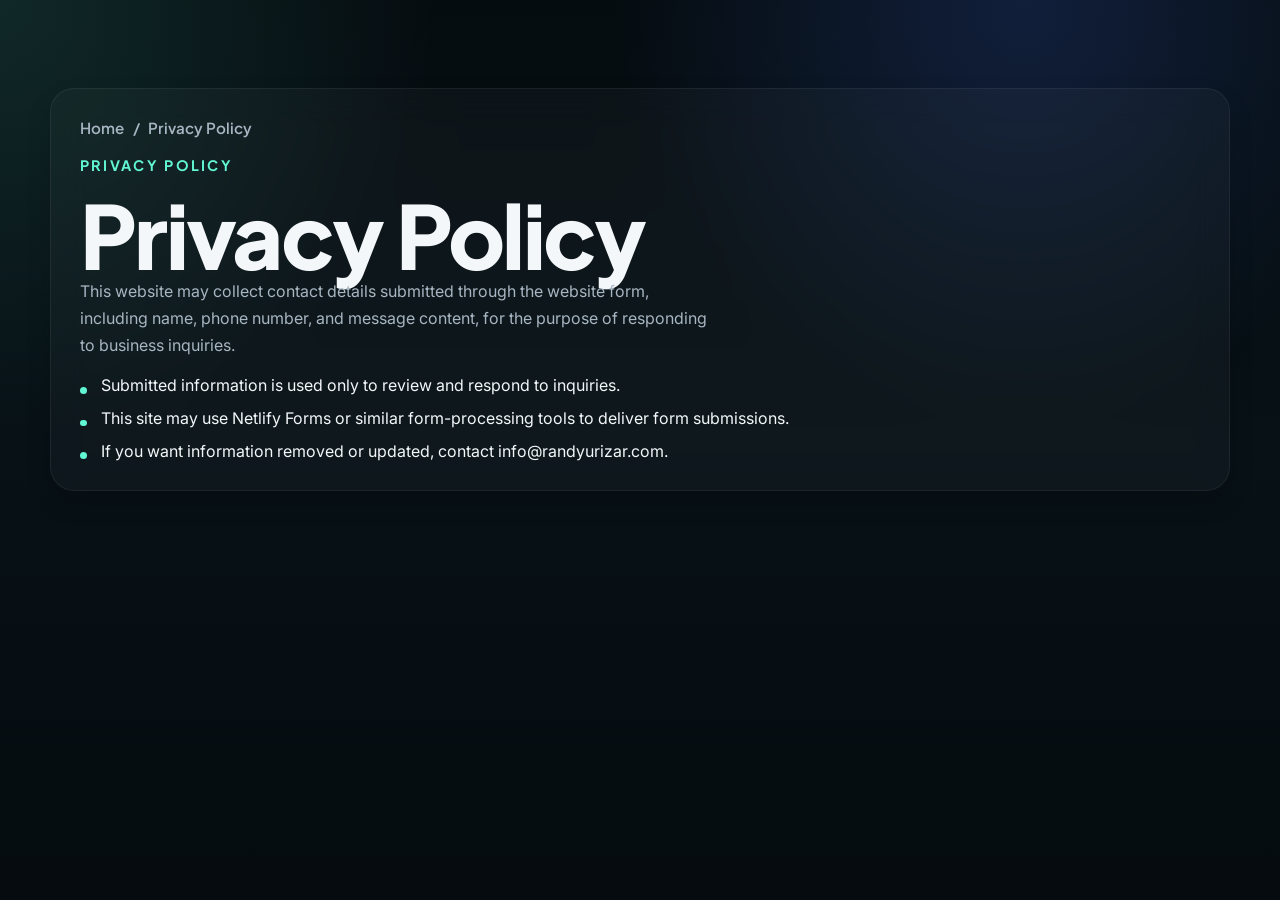
<file: privacy-policy/index.html>
<!DOCTYPE html>
<html lang="en">
  <head>
    <meta charset="UTF-8" />
    <meta name="viewport" content="width=device-width, initial-scale=1.0" />
    <title>Privacy Policy | Randy Urizar Production</title>
    <meta
      name="description"
      content="Privacy policy for Randy Urizar Production and its local business growth system website."
    />
    <meta name="robots" content="index, follow, max-image-preview:large" />
    <link rel="canonical" href="https://randyurizar.com/privacy-policy/" />
    <meta name="theme-color" content="#071116" />
    <meta property="og:title" content="Privacy Policy | Randy Urizar Production" />
    <meta
      property="og:description"
      content="Privacy policy for Randy Urizar Production and its local business growth system website."
    />
    <meta property="og:url" content="https://randyurizar.com/privacy-policy/" />
    <meta property="og:site_name" content="Randy Urizar Production" />
    <meta property="og:type" content="website" />
    <meta property="og:locale" content="en_US" />
    <meta property="og:image" content="https://randyurizar.com/assets/images/og/randy-urizar-production-home.png" />
    <meta property="og:image:type" content="image/png" />
    <meta
      property="og:image:alt"
      content="Randy Urizar Production social preview for the privacy policy"
    />
    <meta property="og:image:width" content="1200" />
    <meta property="og:image:height" content="630" />
    <meta name="twitter:card" content="summary_large_image" />
    <meta name="twitter:title" content="Privacy Policy | Randy Urizar Production" />
    <meta
      name="twitter:description"
      content="Privacy policy for Randy Urizar Production and its local business growth system website."
    />
    <meta name="twitter:image" content="https://randyurizar.com/assets/images/og/randy-urizar-production-home.png" />
    <link rel="icon" type="image/png" sizes="32x32" href="/assets/icons/favicon-32x32.png?v=rn-20260529" />
    <link rel="icon" type="image/png" sizes="16x16" href="/assets/icons/favicon-16x16.png?v=rn-20260529" />
    <link rel="shortcut icon" href="/assets/icons/favicon.ico?v=rn-20260529" />
    <link rel="apple-touch-icon" sizes="180x180" href="/assets/icons/apple-touch-icon.png?v=rn-20260529" />
    <link rel="preconnect" href="https://fonts.googleapis.com" />
    <link rel="preconnect" href="https://fonts.gstatic.com" crossorigin />
    <link
      href="https://fonts.googleapis.com/css2?family=Inter:wght@400;500;600;700&family=Plus+Jakarta+Sans:wght@500;600;700;800&display=swap"
      rel="stylesheet"
    />
    <link rel="stylesheet" href="/styles.css" />
  </head>
  <body class="secondary-page">
    <a class="skip-link" href="#mainContent">Skip to main content</a>
    <main id="mainContent" class="section">
      <div class="container">
        <div class="content-page-intro glass-card">
          <div class="page-breadcrumbs" aria-label="Breadcrumb">
            <a href="/">Home</a>
            <span>/</span>
            <span>Privacy Policy</span>
          </div>
          <p class="eyebrow">Privacy policy</p>
          <h1>Privacy Policy</h1>
          <p class="page-summary">
            This website may collect contact details submitted through the website form, including name, phone number, and message content, for the purpose of responding to business inquiries.
          </p>
          <ul class="path-list">
            <li>Submitted information is used only to review and respond to inquiries.</li>
            <li>This site may use Netlify Forms or similar form-processing tools to deliver form submissions.</li>
            <li>If you want information removed or updated, contact <a href="mailto:info@randyurizar.com">info@randyurizar.com</a>.</li>
          </ul>
        </div>
      </div>
    </main>
  </body>
</html>
</file>
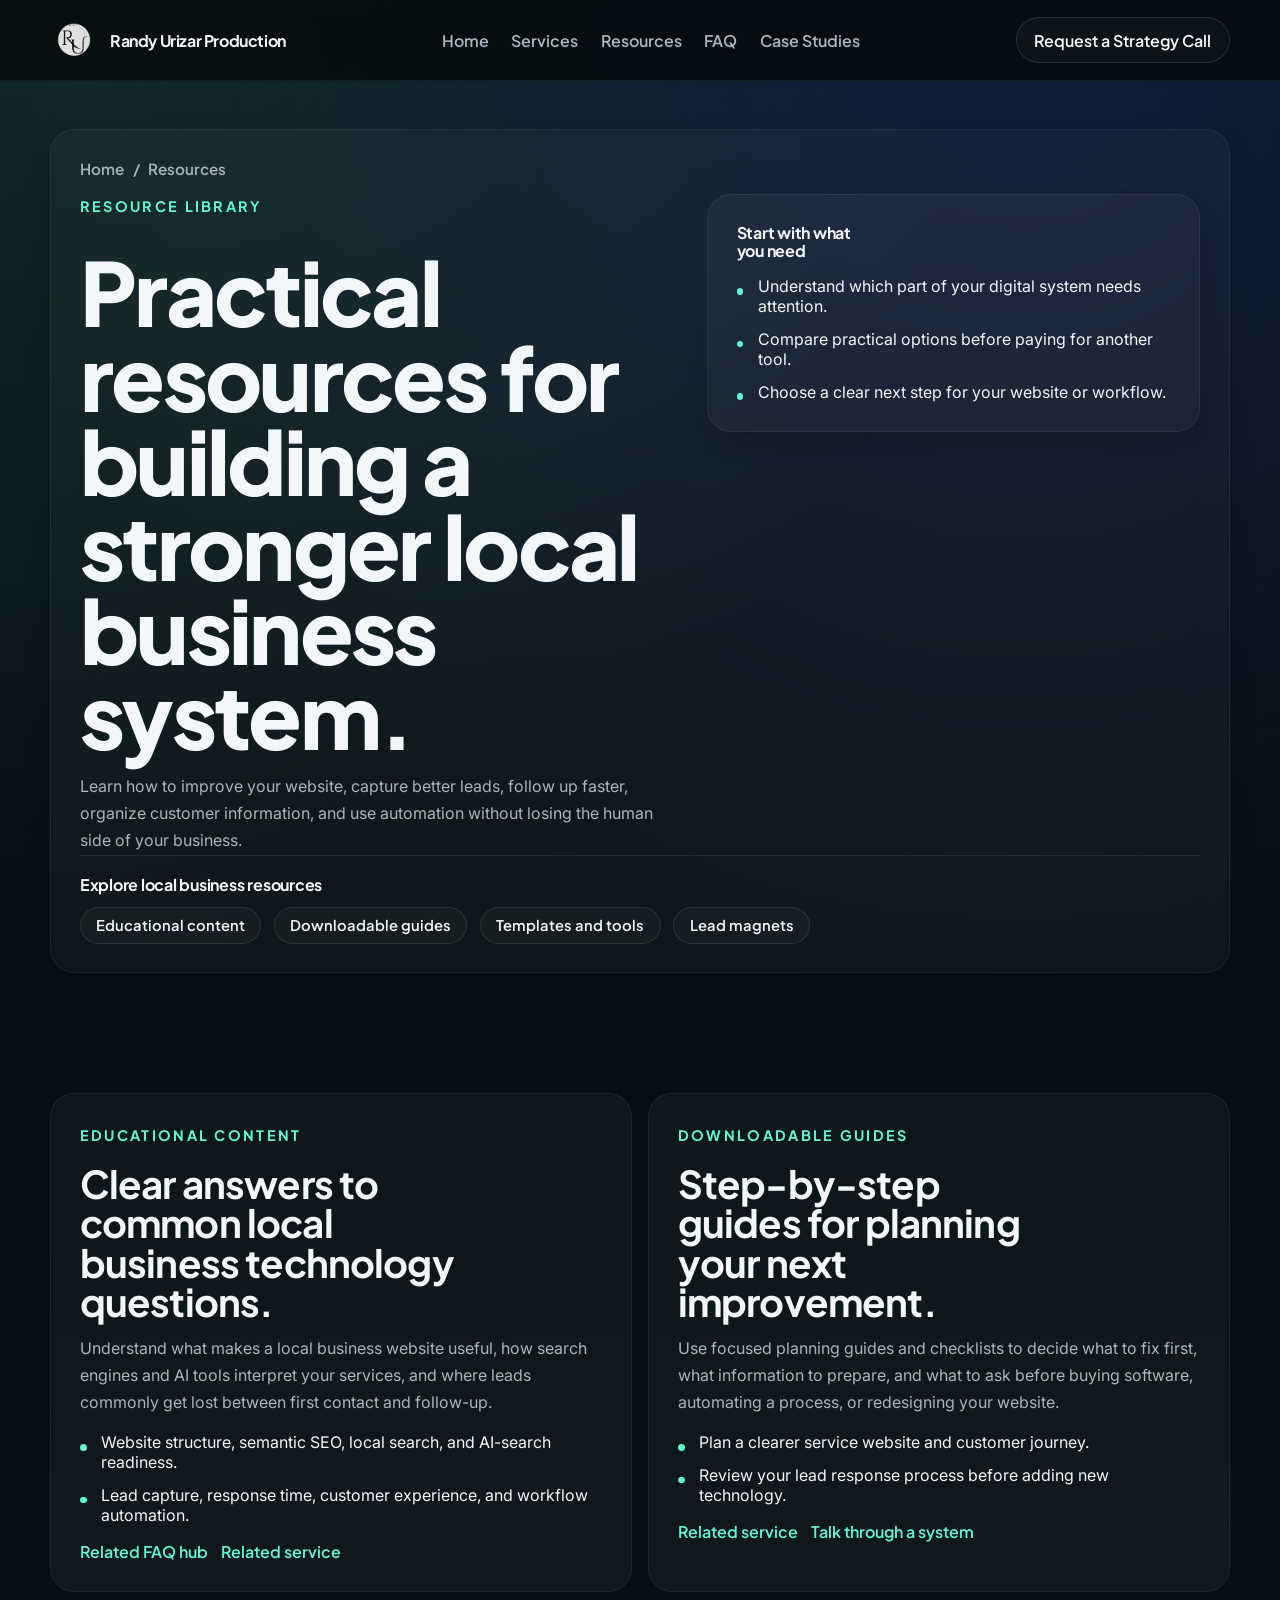
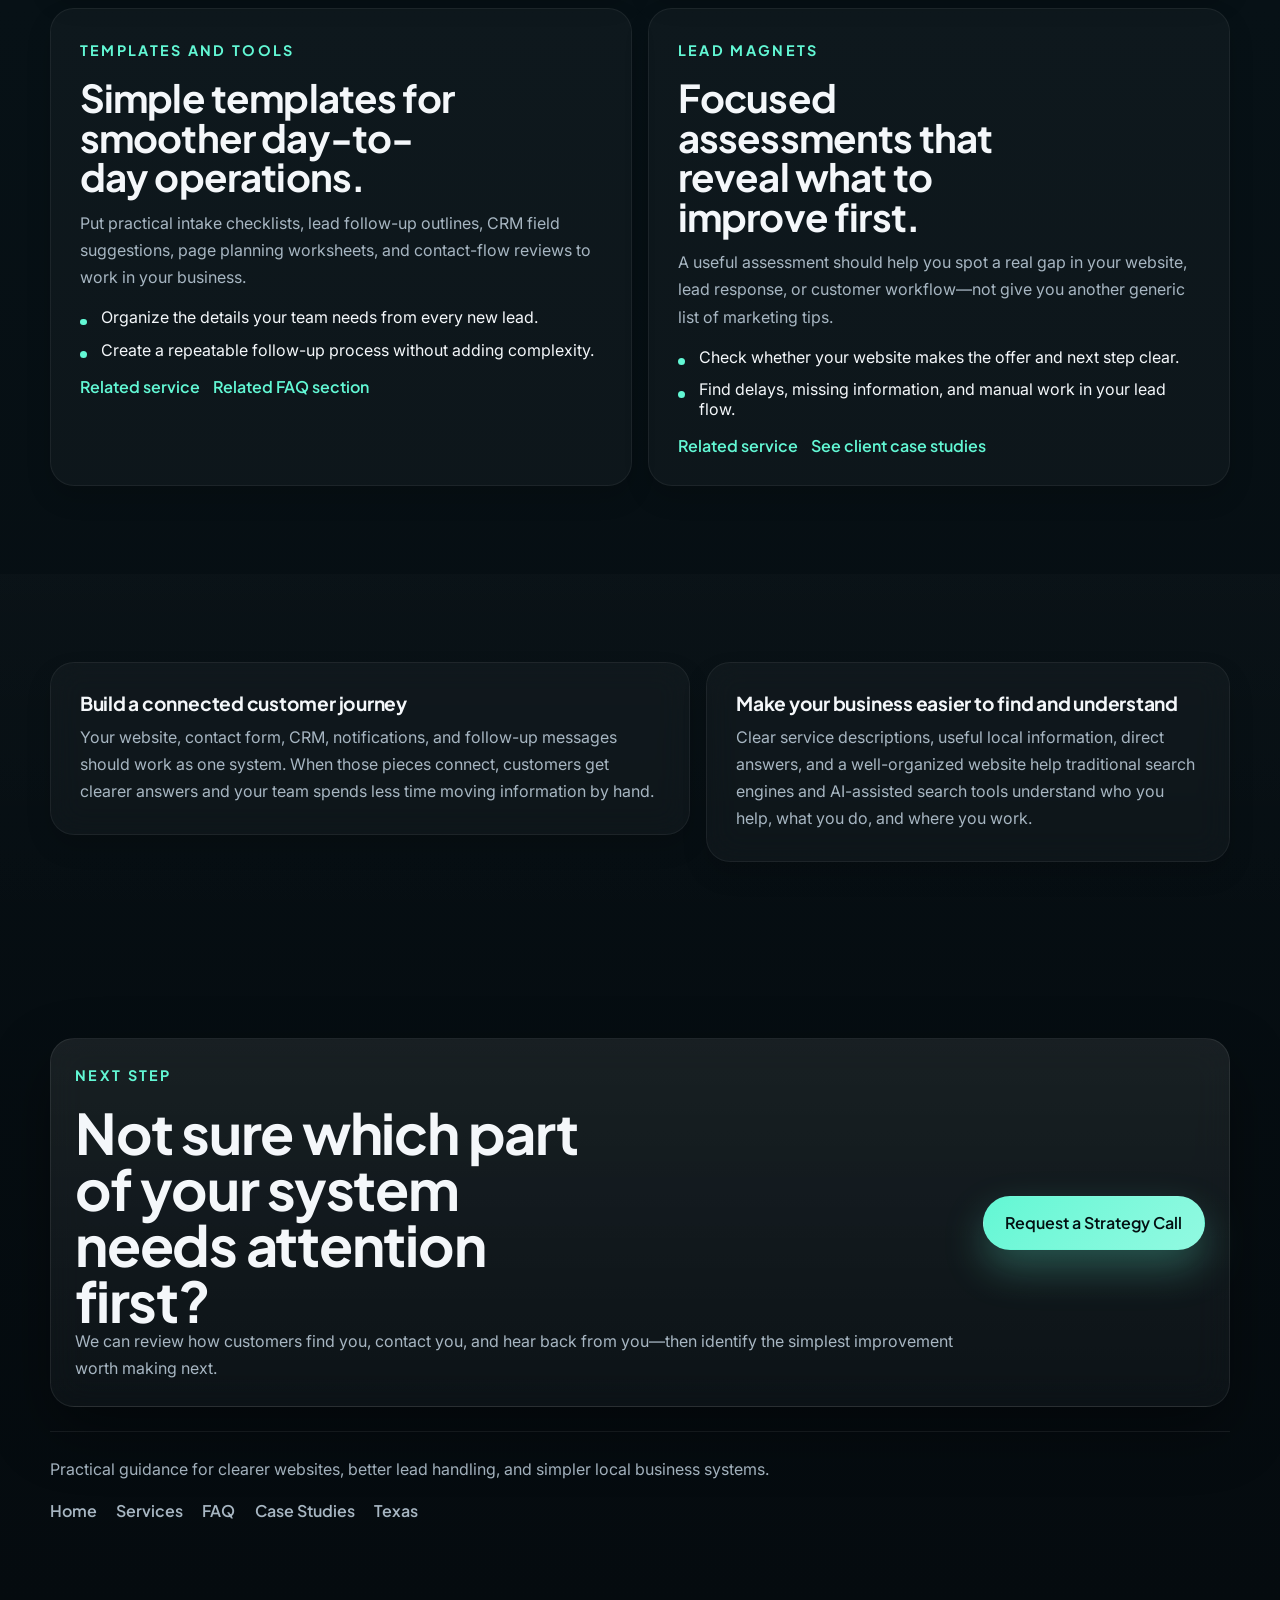
<file: resources/index.html>
<!DOCTYPE html>
<html lang="en">
  <head>
    <meta charset="UTF-8" />
    <meta name="viewport" content="width=device-width, initial-scale=1.0" />
    <title>Local Business Growth Resources | Randy Urizar Production</title>
    <meta
      name="description"
      content="Practical guides and tools for local business websites, lead capture, customer follow-up, CRM setup, automation, SEO, and AI-search readiness."
    />
    <meta name="robots" content="index, follow, max-image-preview:large" />
    <link rel="canonical" href="https://randyurizar.com/resources/" />
    <meta name="theme-color" content="#071116" />
    <meta
      property="og:title"
      content="Local Business Growth Resources | Randy Urizar Production"
    />
    <meta
      property="og:description"
      content="Practical guides and tools for local business websites, lead capture, customer follow-up, CRM setup, automation, SEO, and AI-search readiness."
    />
    <meta property="og:url" content="https://randyurizar.com/resources/" />
    <meta property="og:site_name" content="Randy Urizar Production" />
    <meta property="og:type" content="website" />
    <meta property="og:locale" content="en_US" />
    <meta property="og:image" content="https://randyurizar.com/assets/images/og/randy-urizar-production-home.png" />
    <meta property="og:image:type" content="image/png" />
    <meta
      property="og:image:alt"
      content="Randy Urizar Production social preview for local business growth system resources"
    />
    <meta property="og:image:width" content="1200" />
    <meta property="og:image:height" content="630" />
    <meta name="twitter:card" content="summary_large_image" />
    <meta
      name="twitter:title"
      content="Local Business Growth Resources | Randy Urizar Production"
    />
    <meta
      name="twitter:description"
      content="Practical guides and tools for local business websites, lead capture, customer follow-up, CRM setup, automation, SEO, and AI-search readiness."
    />
    <meta name="twitter:image" content="https://randyurizar.com/assets/images/og/randy-urizar-production-home.png" />
    <link rel="icon" type="image/png" sizes="32x32" href="/assets/icons/favicon-32x32.png?v=rn-20260529" />
    <link rel="icon" type="image/png" sizes="16x16" href="/assets/icons/favicon-16x16.png?v=rn-20260529" />
    <link rel="shortcut icon" href="/assets/icons/favicon.ico?v=rn-20260529" />
    <link rel="apple-touch-icon" sizes="180x180" href="/assets/icons/apple-touch-icon.png?v=rn-20260529" />
    <link rel="preconnect" href="https://fonts.googleapis.com" />
    <link rel="preconnect" href="https://fonts.gstatic.com" crossorigin />
    <link
      href="https://fonts.googleapis.com/css2?family=Inter:wght@400;500;600;700&family=Plus+Jakarta+Sans:wght@500;600;700;800&display=swap"
      rel="stylesheet"
    />
    <link rel="stylesheet" href="/styles.css" />
  </head>
  <body class="secondary-page" id="pageTop">
    <a class="skip-link" href="#mainContent">Skip to main content</a>
    <div class="page-shell">
      <header class="site-header is-scrolled">
        <div class="container nav-wrap">
          <a class="brand-mark" href="/" aria-label="Go to homepage">
            <img
              src="/assets/icons/randy-urizar-logo.png"
              alt="Randy Urizar logo"
              class="brand-logo"
            />
            <span>Randy Urizar Production</span>
          </a>

          <nav class="nav-links" aria-label="Primary navigation">
            <a href="/">Home</a>
            <a href="/services/">Services</a>
            <a href="/resources/">Resources</a>
            <a href="/faq/">FAQ</a>
            <a href="/case-studies/">Case Studies</a>
          </nav>

          <a class="button button-small" href="/#contact">Request a Strategy Call</a>
        </div>
      </header>

      <main id="mainContent" tabindex="-1">
        <section class="content-page-hero">
          <div class="container">
            <div class="content-page-intro glass-card">
              <div class="page-breadcrumbs" aria-label="Breadcrumb">
                <a href="/">Home</a>
                <span>/</span>
                <span>Resources</span>
              </div>

              <div class="content-page-header">
                <div class="content-page-copy">
                  <p class="eyebrow">Resource library</p>
                  <h1>Practical resources for building a stronger local business system.</h1>
                  <p class="page-summary">
                    Learn how to improve your website, capture better leads, follow up faster, organize customer information, and use automation without losing the human side of your business.
                  </p>
                </div>

                <aside class="note-card">
                  <h2 class="anchor-nav-title">Start with what you need</h2>
                  <ul class="summary-list">
                    <li>Understand which part of your digital system needs attention.</li>
                    <li>Compare practical options before paying for another tool.</li>
                    <li>Choose a clear next step for your website or workflow.</li>
                  </ul>
                </aside>
              </div>

              <nav class="anchor-nav" aria-labelledby="resourceJumpTitle">
                <p class="anchor-nav-title" id="resourceJumpTitle">Explore local business resources</p>
                <ul class="anchor-nav-list">
                  <li><a class="context-link-chip" href="#educational-content">Educational content</a></li>
                  <li><a class="context-link-chip" href="#downloadable-guides">Downloadable guides</a></li>
                  <li><a class="context-link-chip" href="#templates-tools">Templates and tools</a></li>
                  <li><a class="context-link-chip" href="#lead-magnets">Lead magnets</a></li>
                </ul>
              </nav>
            </div>
          </div>
        </section>

        <section class="section">
          <div class="container">
            <div class="hub-grid">
              <article class="path-card" id="educational-content">
                <p class="mini-label">Educational content</p>
                <h2>Clear answers to common local business technology questions.</h2>
                <p>
                  Understand what makes a local business website useful, how search engines and AI tools interpret your services, and where leads commonly get lost between first contact and follow-up.
                </p>
                <ul class="path-list">
                  <li>Website structure, semantic SEO, local search, and AI-search readiness.</li>
                  <li>Lead capture, response time, customer experience, and workflow automation.</li>
                </ul>
                <div class="hub-link-list">
                  <a href="/faq/">Related FAQ hub</a>
                  <a href="/services/#website-design">Related service</a>
                </div>
              </article>

              <article class="path-card" id="downloadable-guides">
                <p class="mini-label">Downloadable guides</p>
                <h2>Step-by-step guides for planning your next improvement.</h2>
                <p>
                  Use focused planning guides and checklists to decide what to fix first, what information to prepare, and what to ask before buying software, automating a process, or redesigning your website.
                </p>
                <ul class="path-list">
                  <li>Plan a clearer service website and customer journey.</li>
                  <li>Review your lead response process before adding new technology.</li>
                </ul>
                <div class="hub-link-list">
                  <a href="/services/#automation-consulting">Related service</a>
                  <a href="/#contact">Talk through a system</a>
                </div>
              </article>

              <article class="path-card" id="templates-tools">
                <p class="mini-label">Templates and tools</p>
                <h2>Simple templates for smoother day-to-day operations.</h2>
                <p>
                  Put practical intake checklists, lead follow-up outlines, CRM field suggestions, page planning worksheets, and contact-flow reviews to work in your business.
                </p>
                <ul class="path-list">
                  <li>Organize the details your team needs from every new lead.</li>
                  <li>Create a repeatable follow-up process without adding complexity.</li>
                </ul>
                <div class="hub-link-list">
                  <a href="/services/#crm-setup">Related service</a>
                  <a href="/faq/#ownership-questions">Related FAQ section</a>
                </div>
              </article>

              <article class="path-card" id="lead-magnets">
                <p class="mini-label">Lead magnets</p>
                <h2>Focused assessments that reveal what to improve first.</h2>
                <p>
                  A useful assessment should help you spot a real gap in your website, lead response, or customer workflow—not give you another generic list of marketing tips.
                </p>
                <ul class="path-list">
                  <li>Check whether your website makes the offer and next step clear.</li>
                  <li>Find delays, missing information, and manual work in your lead flow.</li>
                </ul>
                <div class="hub-link-list">
                  <a href="/services/#lead-capture-systems">Related service</a>
                  <a href="/case-studies/">See client case studies</a>
                </div>
              </article>
            </div>
          </div>
        </section>

        <section class="section section-soft">
          <div class="container">
            <div class="summary-grid">
              <article class="note-card">
                <h3>Build a connected customer journey</h3>
                <p>
                  Your website, contact form, CRM, notifications, and follow-up messages should work as one system. When those pieces connect, customers get clearer answers and your team spends less time moving information by hand.
                </p>
              </article>

              <article class="note-card">
                <h3>Make your business easier to find and understand</h3>
                <p>
                  Clear service descriptions, useful local information, direct answers, and a well-organized website help traditional search engines and AI-assisted search tools understand who you help, what you do, and where you work.
                </p>
              </article>
            </div>
          </div>
        </section>

        <section class="section">
          <div class="container">
            <div class="page-cta-band glass-card">
              <div>
                <p class="eyebrow">Next step</p>
                <h2>Not sure which part of your system needs attention first?</h2>
                <p>
                  We can review how customers find you, contact you, and hear back from you—then identify the simplest improvement worth making next.
                </p>
              </div>
              <a class="button button-primary" href="/#contact">Request a Strategy Call</a>
            </div>

            <div class="simple-footer">
              <p class="simple-footer-copy">Practical guidance for clearer websites, better lead handling, and simpler local business systems.</p>
              <nav class="simple-footer-nav" aria-label="Secondary navigation">
                <a href="/">Home</a>
                <a href="/services/">Services</a>
                <a href="/faq/">FAQ</a>
                <a href="/case-studies/">Case Studies</a>
                <a href="/texas/">Texas</a>
              </nav>
            </div>
          </div>
        </section>
      </main>
    </div>
  </body>
</html>
</file>
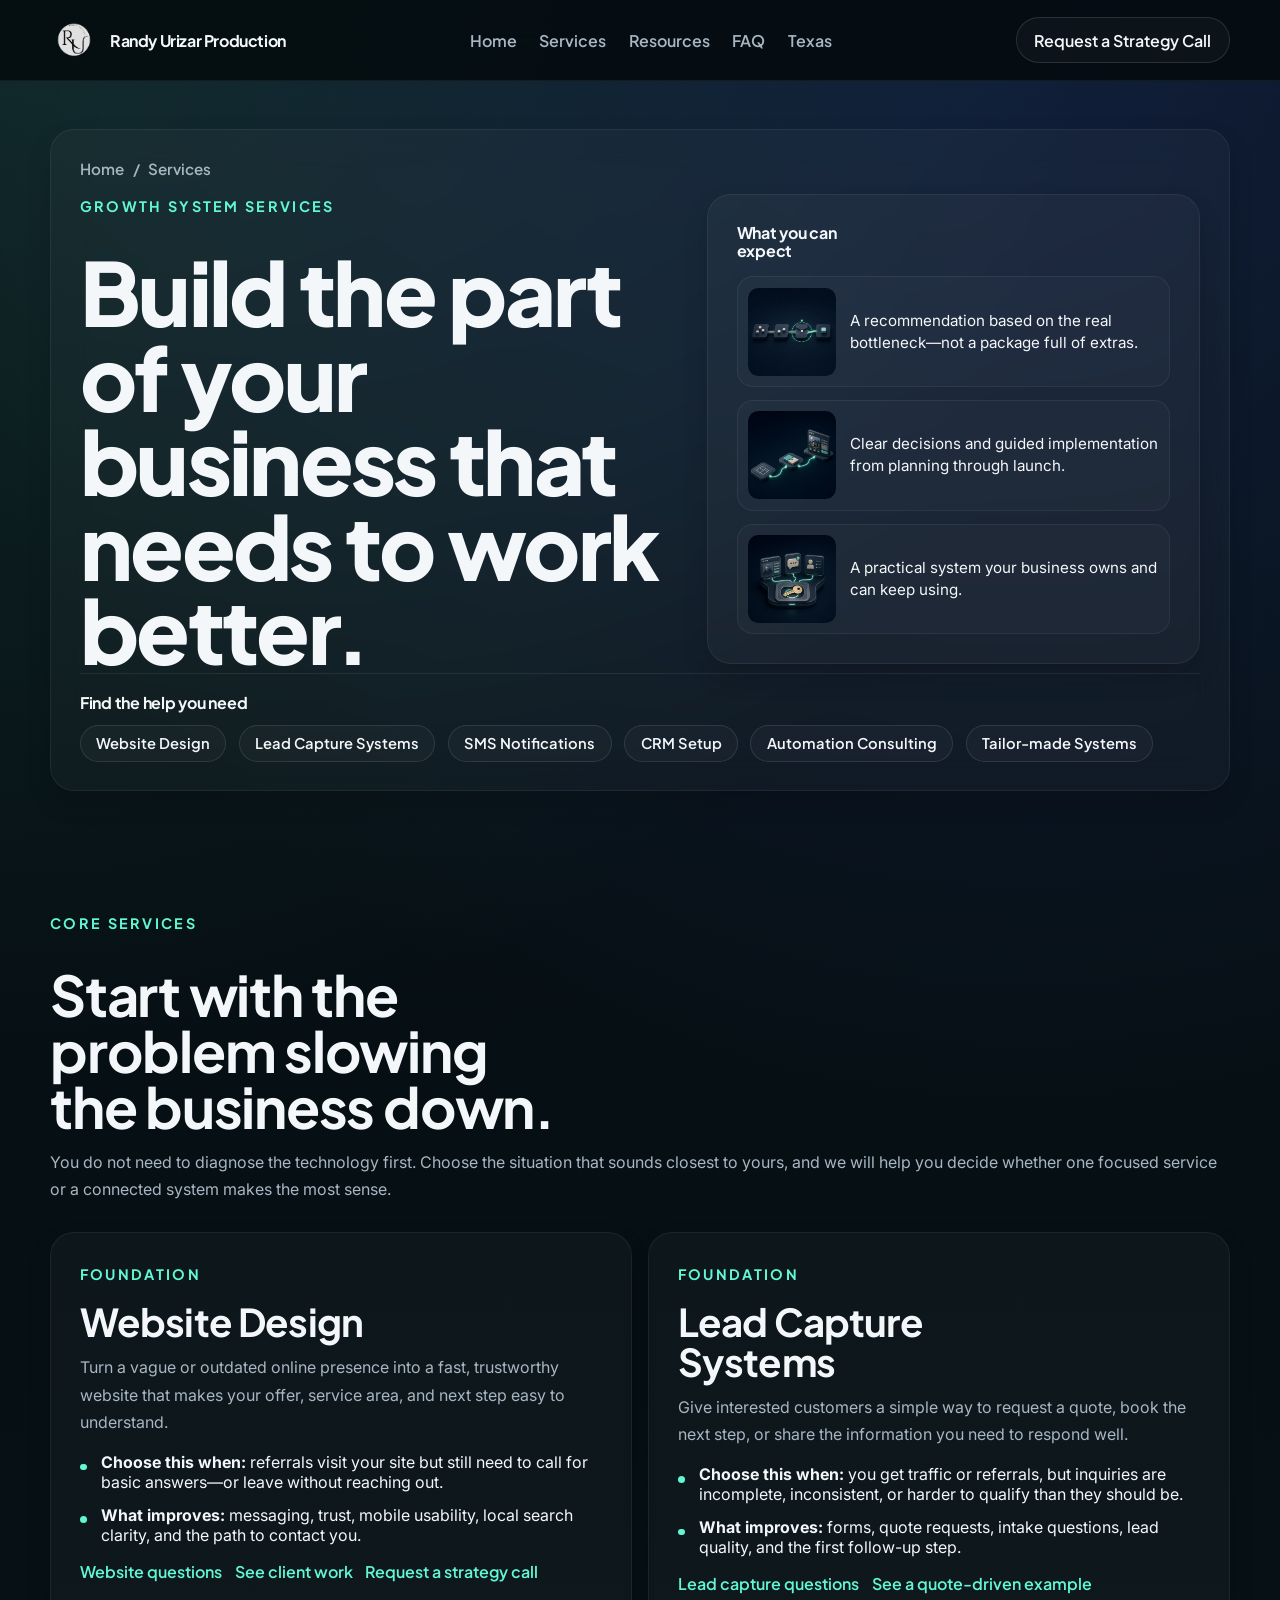
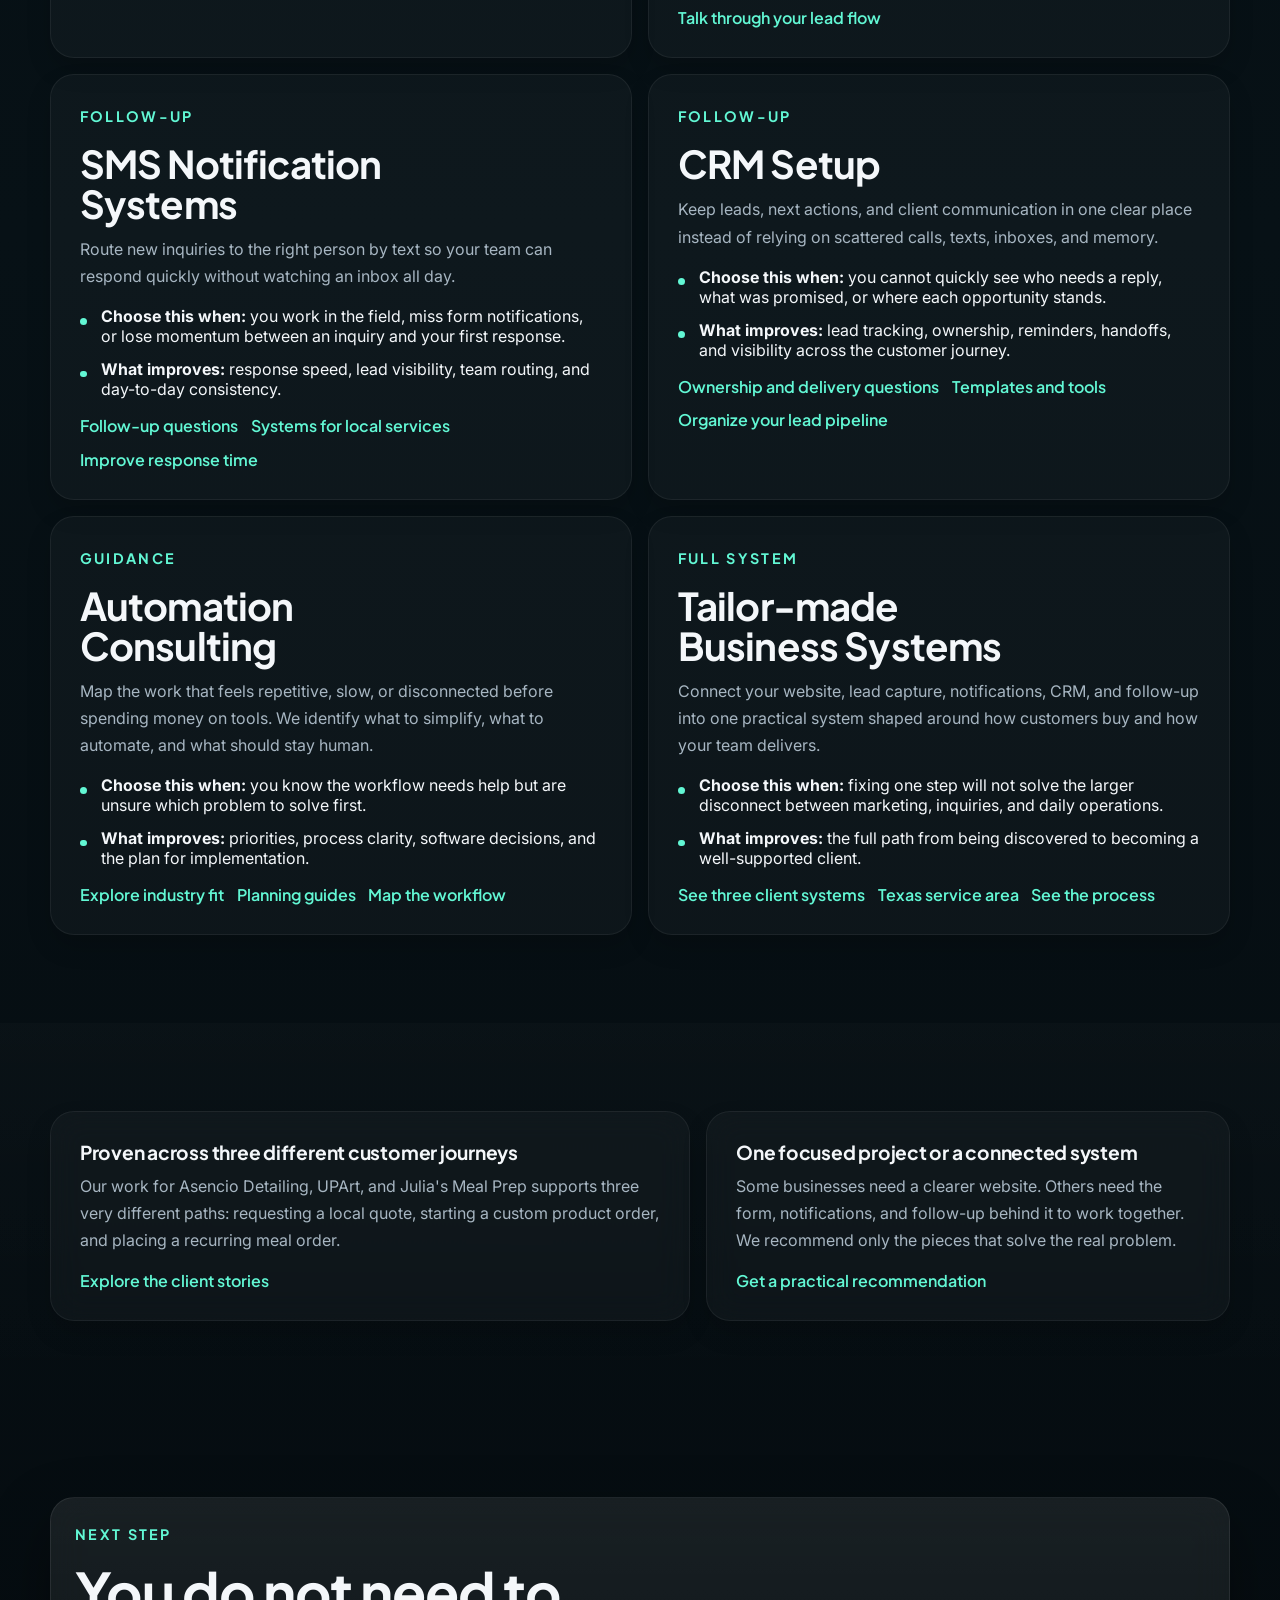
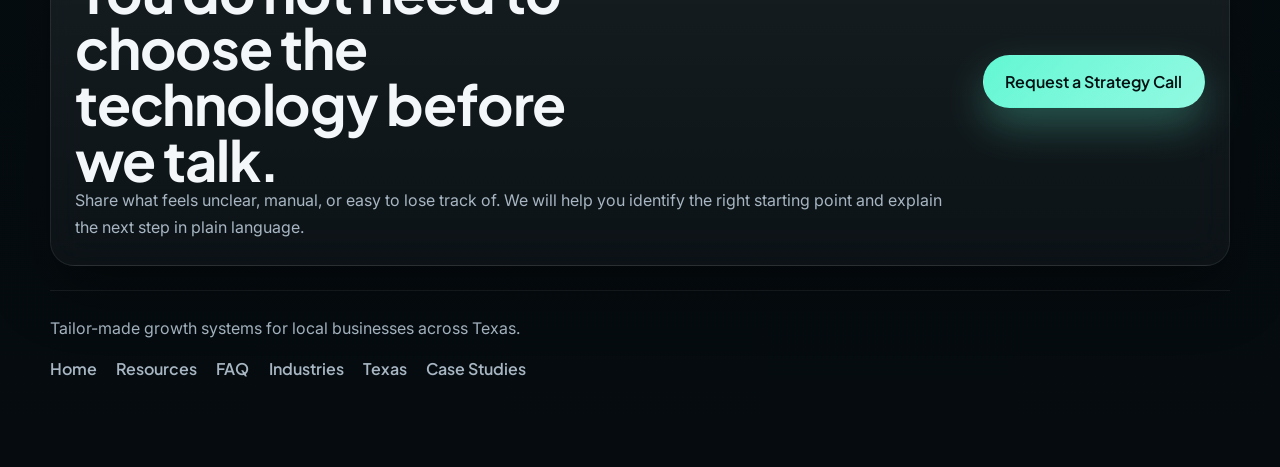
<file: services/index.html>
<!DOCTYPE html>
<html lang="en">
  <head>
    <meta charset="UTF-8" />
    <meta name="viewport" content="width=device-width, initial-scale=1.0" />
    <title>Growth System Services for Local Businesses | Randy Urizar Production</title>
    <meta
      name="description"
      content="Choose the right website, lead capture, CRM, notification, or automation system for your local business. Get guided implementation built around how your team works."
    />
    <meta name="robots" content="index, follow, max-image-preview:large" />
    <link rel="canonical" href="https://randyurizar.com/services/" />
    <meta name="theme-color" content="#071116" />
    <meta
      property="og:title"
      content="Growth System Services for Local Businesses | Randy Urizar Production"
    />
    <meta
      property="og:description"
      content="Choose the right website, lead capture, CRM, notification, or automation system for your local business—with guided implementation built around your workflow."
    />
    <meta property="og:url" content="https://randyurizar.com/services/" />
    <meta property="og:site_name" content="Randy Urizar Production" />
    <meta property="og:type" content="website" />
    <meta property="og:locale" content="en_US" />
    <meta property="og:image" content="https://randyurizar.com/assets/images/og/randy-urizar-production-home.png" />
    <meta property="og:image:type" content="image/png" />
    <meta
      property="og:image:alt"
      content="Randy Urizar Production social preview for local business growth system services"
    />
    <meta property="og:image:width" content="1200" />
    <meta property="og:image:height" content="630" />
    <meta name="twitter:card" content="summary_large_image" />
    <meta
      name="twitter:title"
      content="Growth System Services for Local Businesses | Randy Urizar Production"
    />
    <meta
      name="twitter:description"
      content="Choose the right website, lead capture, CRM, notification, or automation system for your local business—with guided implementation built around your workflow."
    />
    <meta name="twitter:image" content="https://randyurizar.com/assets/images/og/randy-urizar-production-home.png" />
    <link rel="icon" type="image/png" sizes="32x32" href="/assets/icons/favicon-32x32.png?v=rn-20260529" />
    <link rel="icon" type="image/png" sizes="16x16" href="/assets/icons/favicon-16x16.png?v=rn-20260529" />
    <link rel="shortcut icon" href="/assets/icons/favicon.ico?v=rn-20260529" />
    <link rel="apple-touch-icon" sizes="180x180" href="/assets/icons/apple-touch-icon.png?v=rn-20260529" />
    <link rel="preconnect" href="https://fonts.googleapis.com" />
    <link rel="preconnect" href="https://fonts.gstatic.com" crossorigin />
    <link
      href="https://fonts.googleapis.com/css2?family=Inter:wght@400;500;600;700&family=Plus+Jakarta+Sans:wght@500;600;700;800&display=swap"
      rel="stylesheet"
    />
    <link rel="stylesheet" href="/styles.css" />
  </head>
  <body class="secondary-page" id="pageTop">
    <a class="skip-link" href="#mainContent">Skip to main content</a>
    <div class="page-shell">
      <header class="site-header is-scrolled">
        <div class="container nav-wrap">
          <a class="brand-mark" href="/" aria-label="Go to homepage">
            <img
              src="/assets/icons/randy-urizar-logo.png"
              alt="Randy Urizar logo"
              class="brand-logo"
            />
            <span>Randy Urizar Production</span>
          </a>

          <nav class="nav-links" aria-label="Primary navigation">
            <a href="/">Home</a>
            <a href="/services/">Services</a>
            <a href="/resources/">Resources</a>
            <a href="/faq/">FAQ</a>
            <a href="/texas/">Texas</a>
          </nav>

          <a class="button button-small" href="/#contact">Request a Strategy Call</a>
        </div>
      </header>

      <main id="mainContent" tabindex="-1">
        <section class="content-page-hero">
          <div class="container">
            <div class="content-page-intro glass-card">
              <div class="page-breadcrumbs" aria-label="Breadcrumb">
                <a href="/">Home</a>
                <span>/</span>
                <span>Services</span>
              </div>

              <div class="content-page-header">
                <div class="content-page-copy">
                  <p class="eyebrow">Growth system services</p>
                  <h1>Build the part of your business that needs to work better.</h1>
                  <!--
                  <p class="page-summary">
                    Whether customers struggle to understand your offer, inquiries slip through, or follow-up depends on memory, we build a clear system around the way your business already works.
                  </p>
                  -->
                </div>

                <aside class="note-card">
                  <h2 class="anchor-nav-title">What you can expect</h2>
                  <ul class="expectation-list">
                    <li class="expectation-item">
                      <img
                        src="/assets/images/service-expect-bottleneck-v1.png"
                        alt="A four-stage workflow with its real bottleneck identified"
                        width="1254"
                        height="1254"
                      />
                      <p>A recommendation based on the real bottleneck—not a package full of extras.</p>
                    </li>
                    <li class="expectation-item">
                      <img
                        src="/assets/images/service-expect-guided-launch-v1.png"
                        alt="A guided path moving from planning through building to a finished website"
                        width="1254"
                        height="1254"
                      />
                      <p>Clear decisions and guided implementation from planning through launch.</p>
                    </li>
                    <li class="expectation-item">
                      <img
                        src="/assets/images/service-expect-ownership-v1.png"
                        alt="A connected website, messaging, and customer system with an ownership key"
                        width="1254"
                        height="1254"
                      />
                      <p>A practical system your business owns and can keep using.</p>
                    </li>
                  </ul>
                </aside>
              </div>

              <nav class="anchor-nav" aria-labelledby="serviceJumpTitle">
                <p class="anchor-nav-title" id="serviceJumpTitle">Find the help you need</p>
                <ul class="anchor-nav-list">
                  <li><a class="context-link-chip" href="#website-design">Website Design</a></li>
                  <li><a class="context-link-chip" href="#lead-capture-systems">Lead Capture Systems</a></li>
                  <li><a class="context-link-chip" href="#sms-notification-systems">SMS Notifications</a></li>
                  <li><a class="context-link-chip" href="#crm-setup">CRM Setup</a></li>
                  <li><a class="context-link-chip" href="#automation-consulting">Automation Consulting</a></li>
                  <li><a class="context-link-chip" href="#tailor-made-business-systems">Tailor-made Systems</a></li>
                </ul>
              </nav>
            </div>
          </div>
        </section>

        <section class="section">
          <div class="container">
            <div class="page-section-intro">
              <p class="eyebrow">Core services</p>
              <h2>Start with the problem slowing the business down.</h2>
              <p>
                You do not need to diagnose the technology first. Choose the situation that sounds closest to yours, and we will help you decide whether one focused service or a connected system makes the most sense.
              </p>
            </div>

            <div class="page-section-grid">
              <article class="topic-card" id="website-design">
                <p class="mini-label">Foundation</p>
                <h2>Website Design</h2>
                <p>
                  Turn a vague or outdated online presence into a fast, trustworthy website that makes your offer, service area, and next step easy to understand.
                </p>
                <ul class="path-list">
                  <li><strong>Choose this when:</strong> referrals visit your site but still need to call for basic answers—or leave without reaching out.</li>
                  <li><strong>What improves:</strong> messaging, trust, mobile usability, local search clarity, and the path to contact you.</li>
                </ul>
                <div class="hub-link-list">
                  <a href="/faq/#website-questions">Website questions</a>
                  <a href="/case-studies/">See client work</a>
                  <a href="/#contact">Request a strategy call</a>
                </div>
              </article>

              <article class="topic-card" id="lead-capture-systems">
                <p class="mini-label">Foundation</p>
                <h2>Lead Capture Systems</h2>
                <p>
                  Give interested customers a simple way to request a quote, book the next step, or share the information you need to respond well.
                </p>
                <ul class="path-list">
                  <li><strong>Choose this when:</strong> you get traffic or referrals, but inquiries are incomplete, inconsistent, or harder to qualify than they should be.</li>
                  <li><strong>What improves:</strong> forms, quote requests, intake questions, lead quality, and the first follow-up step.</li>
                </ul>
                <div class="hub-link-list">
                  <a href="/faq/#lead-capture-questions">Lead capture questions</a>
                  <a href="/case-studies/asencio-detailing/">See a quote-driven example</a>
                  <a href="/#contact">Talk through your lead flow</a>
                </div>
              </article>

              <article class="topic-card" id="sms-notification-systems">
                <p class="mini-label">Follow-up</p>
                <h2>SMS Notification Systems</h2>
                <p>
                  Route new inquiries to the right person by text so your team can respond quickly without watching an inbox all day.
                </p>
                <ul class="path-list">
                  <li><strong>Choose this when:</strong> you work in the field, miss form notifications, or lose momentum between an inquiry and your first response.</li>
                  <li><strong>What improves:</strong> response speed, lead visibility, team routing, and day-to-day consistency.</li>
                </ul>
                <div class="hub-link-list">
                  <a href="/faq/#follow-up-questions">Follow-up questions</a>
                  <a href="/industries/#local-services">Systems for local services</a>
                  <a href="/#contact">Improve response time</a>
                </div>
              </article>

              <article class="topic-card" id="crm-setup">
                <p class="mini-label">Follow-up</p>
                <h2>CRM Setup</h2>
                <p>
                  Keep leads, next actions, and client communication in one clear place instead of relying on scattered calls, texts, inboxes, and memory.
                </p>
                <ul class="path-list">
                  <li><strong>Choose this when:</strong> you cannot quickly see who needs a reply, what was promised, or where each opportunity stands.</li>
                  <li><strong>What improves:</strong> lead tracking, ownership, reminders, handoffs, and visibility across the customer journey.</li>
                </ul>
                <div class="hub-link-list">
                  <a href="/faq/#ownership-questions">Ownership and delivery questions</a>
                  <a href="/resources/#templates-tools">Templates and tools</a>
                  <a href="/#contact">Organize your lead pipeline</a>
                </div>
              </article>

              <article class="topic-card" id="automation-consulting">
                <p class="mini-label">Guidance</p>
                <h2>Automation Consulting</h2>
                <p>
                  Map the work that feels repetitive, slow, or disconnected before spending money on tools. We identify what to simplify, what to automate, and what should stay human.
                </p>
                <ul class="path-list">
                  <li><strong>Choose this when:</strong> you know the workflow needs help but are unsure which problem to solve first.</li>
                  <li><strong>What improves:</strong> priorities, process clarity, software decisions, and the plan for implementation.</li>
                </ul>
                <div class="hub-link-list">
                  <a href="/industries/">Explore industry fit</a>
                  <a href="/resources/#downloadable-guides">Planning guides</a>
                  <a href="/#contact">Map the workflow</a>
                </div>
              </article>

              <article class="topic-card" id="tailor-made-business-systems">
                <p class="mini-label">Full system</p>
                <h2>Tailor-made Business Systems</h2>
                <p>
                  Connect your website, lead capture, notifications, CRM, and follow-up into one practical system shaped around how customers buy and how your team delivers.
                </p>
                <ul class="path-list">
                  <li><strong>Choose this when:</strong> fixing one step will not solve the larger disconnect between marketing, inquiries, and daily operations.</li>
                  <li><strong>What improves:</strong> the full path from being discovered to becoming a well-supported client.</li>
                </ul>
                <div class="hub-link-list">
                  <a href="/case-studies/">See three client systems</a>
                  <a href="/texas/">Texas service area</a>
                  <a href="/#process">See the process</a>
                </div>
              </article>
            </div>
          </div>
        </section>

        <section class="section section-soft">
          <div class="container">
            <div class="summary-grid">
              <article class="note-card">
                <h3>Proven across three different customer journeys</h3>
                <p>
                  Our work for Asencio Detailing, UPArt, and Julia's Meal Prep supports three very different paths: requesting a local quote, starting a custom product order, and placing a recurring meal order.
                </p>
                <div class="hub-link-list">
                  <a href="/case-studies/">Explore the client stories</a>
                </div>
              </article>

              <article class="note-card">
                <h3>One focused project or a connected system</h3>
                <p>
                  Some businesses need a clearer website. Others need the form, notifications, and follow-up behind it to work together. We recommend only the pieces that solve the real problem.
                </p>
                <div class="hub-link-list">
                  <a href="/#contact">Get a practical recommendation</a>
                </div>
              </article>
            </div>
          </div>
        </section>

        <section class="section">
          <div class="container">
            <div class="page-cta-band glass-card">
              <div>
                <p class="eyebrow">Next step</p>
                <h2>You do not need to choose the technology before we talk.</h2>
                <p>
                  Share what feels unclear, manual, or easy to lose track of. We will help you identify the right starting point and explain the next step in plain language.
                </p>
              </div>
              <a class="button button-primary" href="/#contact">Request a Strategy Call</a>
            </div>

            <div class="simple-footer">
              <p class="simple-footer-copy">Tailor-made growth systems for local businesses across Texas.</p>
              <nav class="simple-footer-nav" aria-label="Secondary navigation">
                <a href="/">Home</a>
                <a href="/resources/">Resources</a>
                <a href="/faq/">FAQ</a>
                <a href="/industries/">Industries</a>
                <a href="/texas/">Texas</a>
                <a href="/case-studies/">Case Studies</a>
              </nav>
            </div>
          </div>
        </section>
      </main>
    </div>
  </body>
</html>
</file>
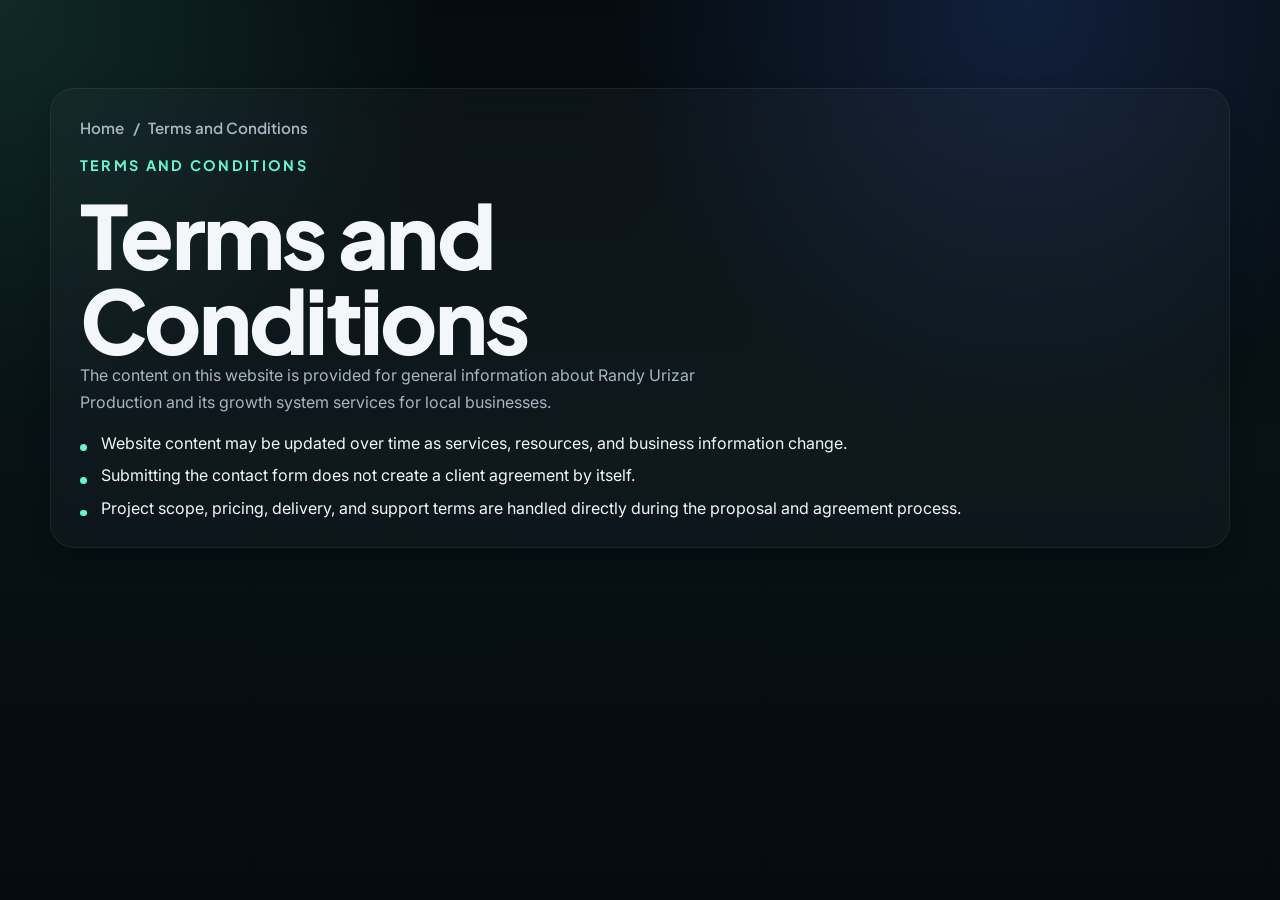
<file: terms-and-conditions/index.html>
<!DOCTYPE html>
<html lang="en">
  <head>
    <meta charset="UTF-8" />
    <meta name="viewport" content="width=device-width, initial-scale=1.0" />
    <title>Terms and Conditions | Randy Urizar Production</title>
    <meta
      name="description"
      content="Terms and conditions for Randy Urizar Production and its local business growth system website."
    />
    <meta name="robots" content="index, follow, max-image-preview:large" />
    <link rel="canonical" href="https://randyurizar.com/terms-and-conditions/" />
    <meta name="theme-color" content="#071116" />
    <meta property="og:title" content="Terms and Conditions | Randy Urizar Production" />
    <meta
      property="og:description"
      content="Terms and conditions for Randy Urizar Production and its local business growth system website."
    />
    <meta property="og:url" content="https://randyurizar.com/terms-and-conditions/" />
    <meta property="og:site_name" content="Randy Urizar Production" />
    <meta property="og:type" content="website" />
    <meta property="og:locale" content="en_US" />
    <meta property="og:image" content="https://randyurizar.com/assets/images/og/randy-urizar-production-home.png" />
    <meta property="og:image:type" content="image/png" />
    <meta
      property="og:image:alt"
      content="Randy Urizar Production social preview for the terms and conditions"
    />
    <meta property="og:image:width" content="1200" />
    <meta property="og:image:height" content="630" />
    <meta name="twitter:card" content="summary_large_image" />
    <meta name="twitter:title" content="Terms and Conditions | Randy Urizar Production" />
    <meta
      name="twitter:description"
      content="Terms and conditions for Randy Urizar Production and its local business growth system website."
    />
    <meta name="twitter:image" content="https://randyurizar.com/assets/images/og/randy-urizar-production-home.png" />
    <link rel="icon" type="image/png" sizes="32x32" href="/assets/icons/favicon-32x32.png?v=rn-20260529" />
    <link rel="icon" type="image/png" sizes="16x16" href="/assets/icons/favicon-16x16.png?v=rn-20260529" />
    <link rel="shortcut icon" href="/assets/icons/favicon.ico?v=rn-20260529" />
    <link rel="apple-touch-icon" sizes="180x180" href="/assets/icons/apple-touch-icon.png?v=rn-20260529" />
    <link rel="preconnect" href="https://fonts.googleapis.com" />
    <link rel="preconnect" href="https://fonts.gstatic.com" crossorigin />
    <link
      href="https://fonts.googleapis.com/css2?family=Inter:wght@400;500;600;700&family=Plus+Jakarta+Sans:wght@500;600;700;800&display=swap"
      rel="stylesheet"
    />
    <link rel="stylesheet" href="/styles.css" />
  </head>
  <body class="secondary-page">
    <a class="skip-link" href="#mainContent">Skip to main content</a>
    <main id="mainContent" class="section">
      <div class="container">
        <div class="content-page-intro glass-card">
          <div class="page-breadcrumbs" aria-label="Breadcrumb">
            <a href="/">Home</a>
            <span>/</span>
            <span>Terms and Conditions</span>
          </div>
          <p class="eyebrow">Terms and conditions</p>
          <h1>Terms and Conditions</h1>
          <p class="page-summary">
            The content on this website is provided for general information about Randy Urizar Production and its growth system services for local businesses.
          </p>
          <ul class="path-list">
            <li>Website content may be updated over time as services, resources, and business information change.</li>
            <li>Submitting the contact form does not create a client agreement by itself.</li>
            <li>Project scope, pricing, delivery, and support terms are handled directly during the proposal and agreement process.</li>
          </ul>
        </div>
      </div>
    </main>
  </body>
</html>
</file>
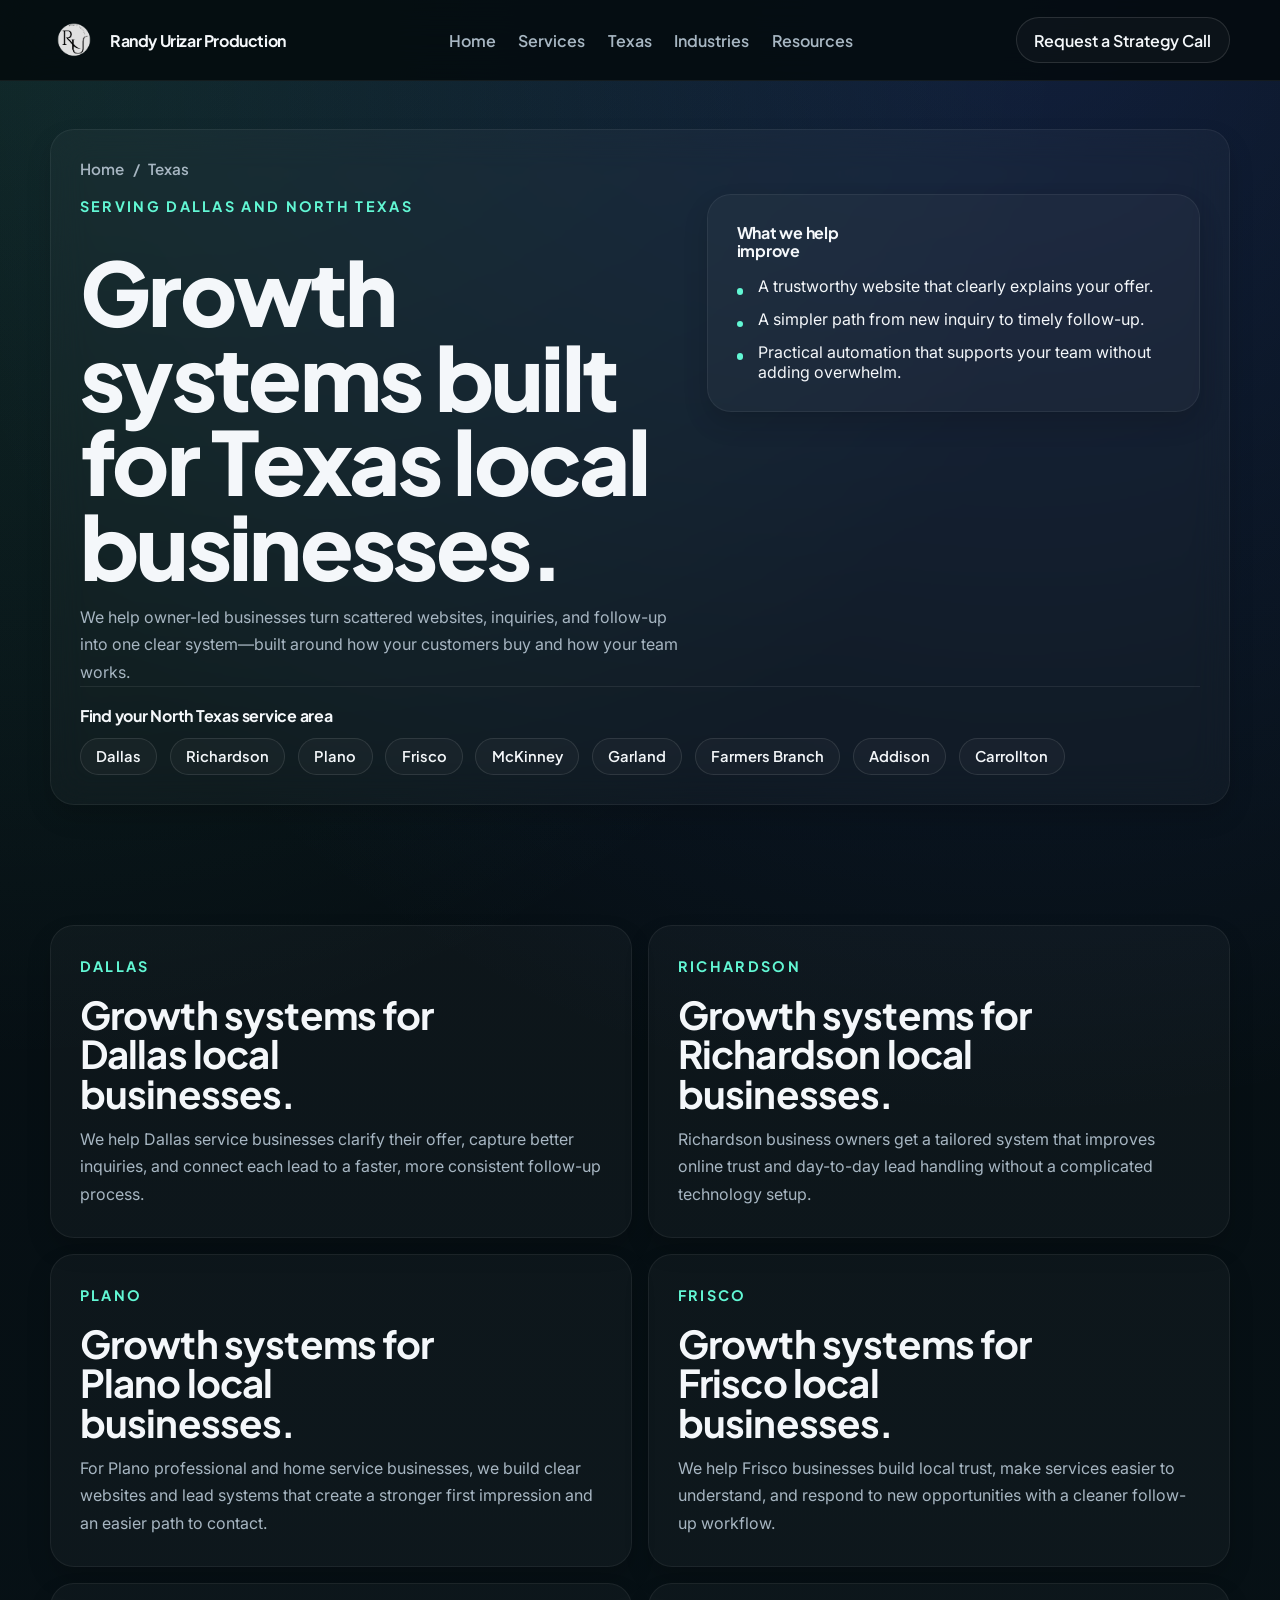
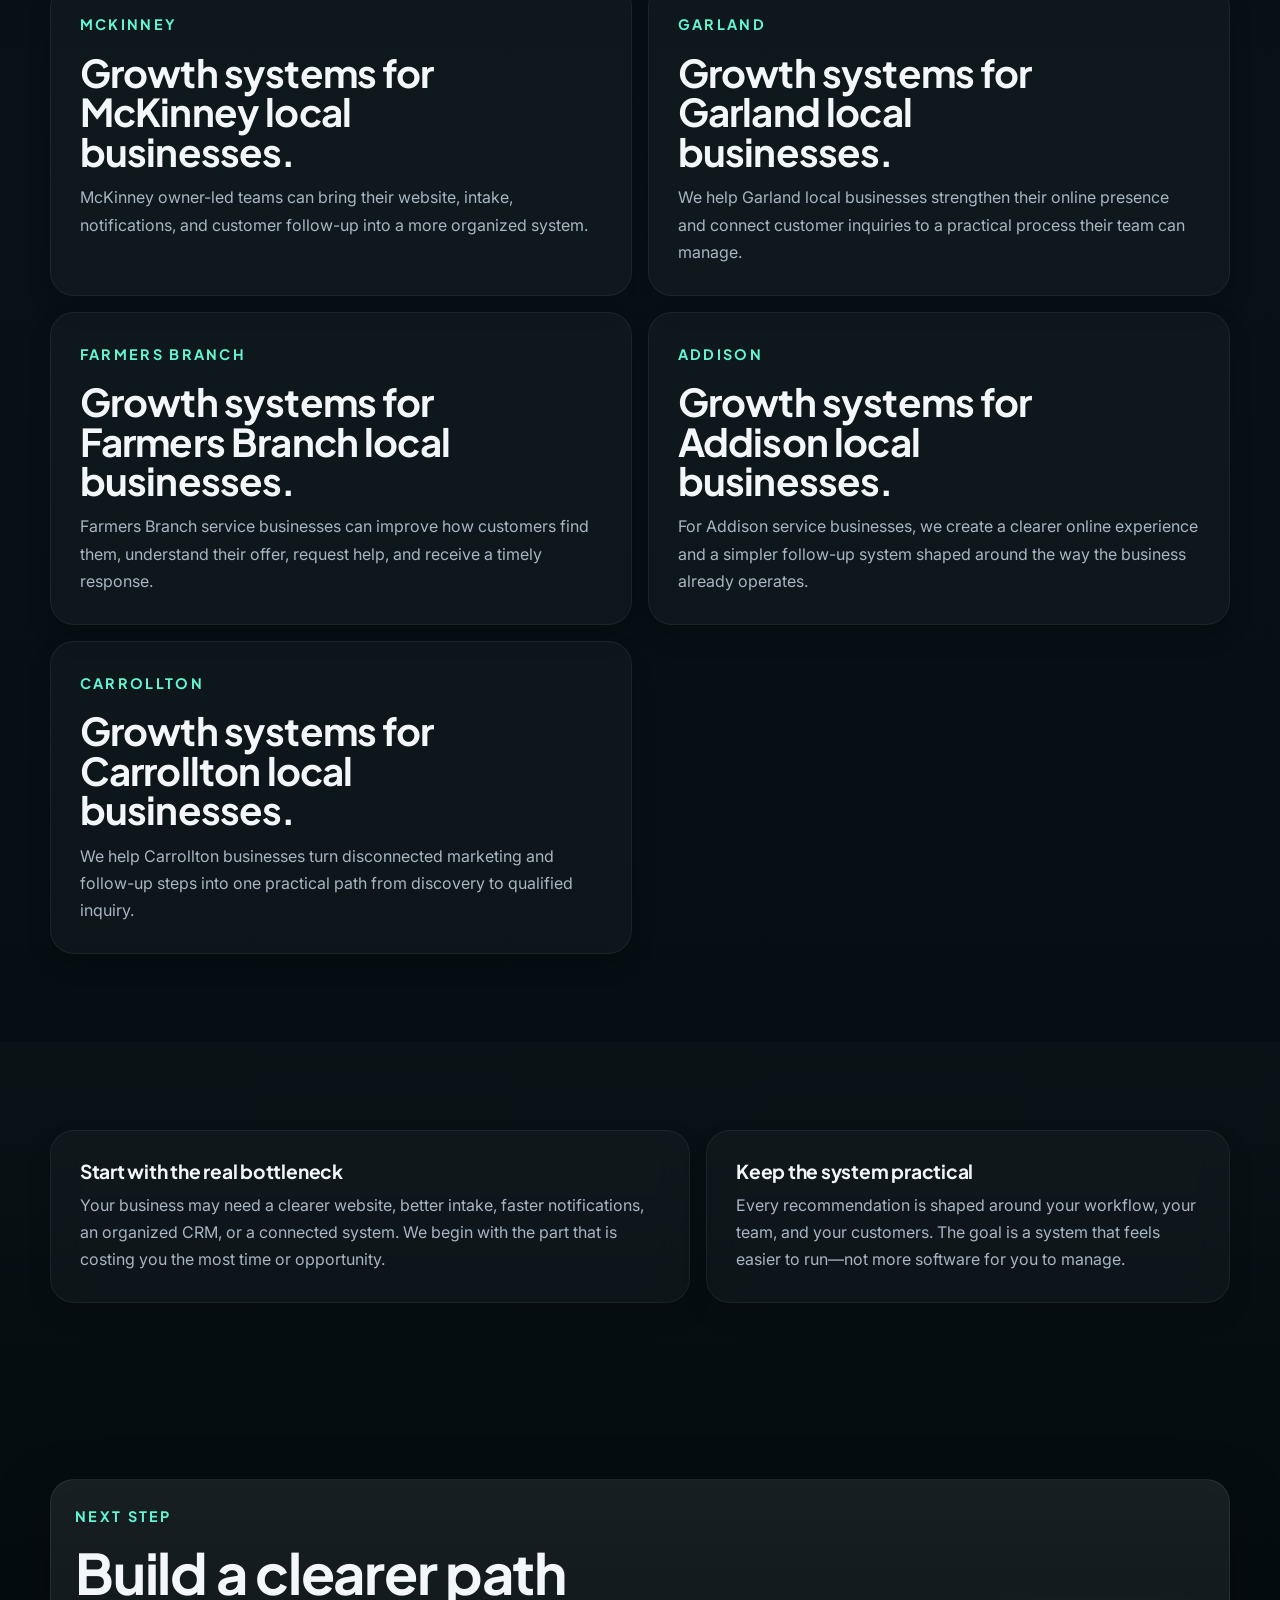
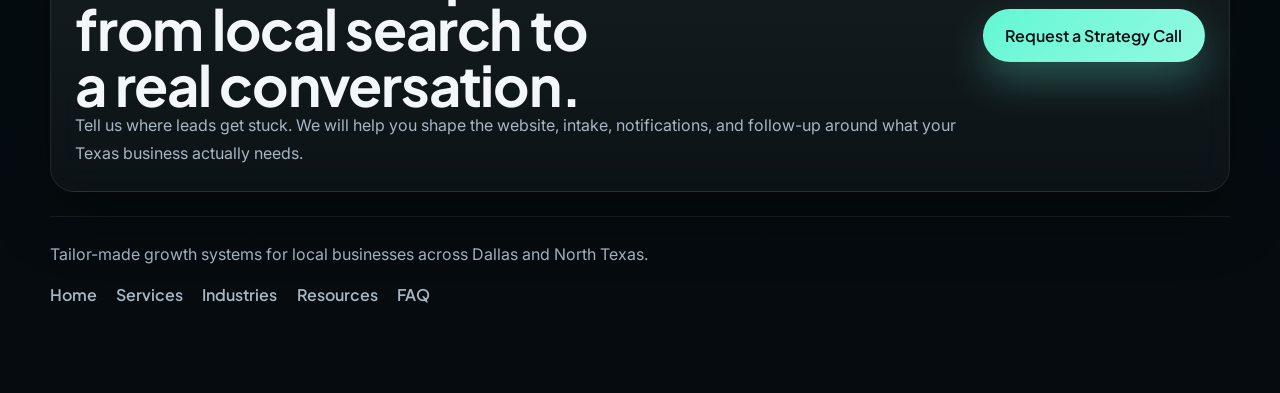
<file: texas/index.html>
<!DOCTYPE html>
<html lang="en">
  <head>
    <meta charset="UTF-8" />
    <meta name="viewport" content="width=device-width, initial-scale=1.0" />
    <title>Growth Systems for Texas Local Businesses | Randy Urizar Production</title>
    <meta
      name="description"
      content="Tailor-made websites, lead capture, follow-up, CRM, and automation systems for local businesses across Dallas and North Texas. Request a strategy call."
    />
    <meta name="robots" content="index, follow, max-image-preview:large" />
    <link rel="canonical" href="https://randyurizar.com/texas/" />
    <meta name="theme-color" content="#071116" />
    <meta
      property="og:title"
      content="Growth Systems for Texas Local Businesses | Randy Urizar Production"
    />
    <meta
      property="og:description"
      content="Tailor-made websites, lead capture, follow-up, CRM, and automation systems for local businesses across Dallas and North Texas."
    />
    <meta property="og:url" content="https://randyurizar.com/texas/" />
    <meta property="og:site_name" content="Randy Urizar Production" />
    <meta property="og:type" content="website" />
    <meta property="og:locale" content="en_US" />
    <meta property="og:image" content="https://randyurizar.com/assets/images/og/randy-urizar-production-home.png" />
    <meta property="og:image:type" content="image/png" />
    <meta
      property="og:image:alt"
      content="Randy Urizar Production social preview for Texas local business growth system pages"
    />
    <meta property="og:image:width" content="1200" />
    <meta property="og:image:height" content="630" />
    <meta name="twitter:card" content="summary_large_image" />
    <meta
      name="twitter:title"
      content="Growth Systems for Texas Local Businesses | Randy Urizar Production"
    />
    <meta
      name="twitter:description"
      content="Tailor-made websites, lead capture, follow-up, CRM, and automation systems for local businesses across Dallas and North Texas."
    />
    <meta name="twitter:image" content="https://randyurizar.com/assets/images/og/randy-urizar-production-home.png" />
    <link rel="icon" type="image/png" sizes="32x32" href="/assets/icons/favicon-32x32.png?v=rn-20260529" />
    <link rel="icon" type="image/png" sizes="16x16" href="/assets/icons/favicon-16x16.png?v=rn-20260529" />
    <link rel="shortcut icon" href="/assets/icons/favicon.ico?v=rn-20260529" />
    <link rel="apple-touch-icon" sizes="180x180" href="/assets/icons/apple-touch-icon.png?v=rn-20260529" />
    <link rel="preconnect" href="https://fonts.googleapis.com" />
    <link rel="preconnect" href="https://fonts.gstatic.com" crossorigin />
    <link
      href="https://fonts.googleapis.com/css2?family=Inter:wght@400;500;600;700&family=Plus+Jakarta+Sans:wght@500;600;700;800&display=swap"
      rel="stylesheet"
    />
    <link rel="stylesheet" href="/styles.css" />
  </head>
  <body class="secondary-page" id="pageTop">
    <a class="skip-link" href="#mainContent">Skip to main content</a>
    <div class="page-shell">
      <header class="site-header is-scrolled">
        <div class="container nav-wrap">
          <a class="brand-mark" href="/" aria-label="Go to homepage">
            <img
              src="/assets/icons/randy-urizar-logo.png"
              alt="Randy Urizar logo"
              class="brand-logo"
            />
            <span>Randy Urizar Production</span>
          </a>

          <nav class="nav-links" aria-label="Primary navigation">
            <a href="/">Home</a>
            <a href="/services/">Services</a>
            <a href="/texas/">Texas</a>
            <a href="/industries/">Industries</a>
            <a href="/resources/">Resources</a>
          </nav>

          <a class="button button-small" href="/#contact">Request a Strategy Call</a>
        </div>
      </header>

      <main id="mainContent" tabindex="-1">
        <section class="content-page-hero">
          <div class="container">
            <div class="content-page-intro glass-card">
              <div class="page-breadcrumbs" aria-label="Breadcrumb">
                <a href="/">Home</a>
                <span>/</span>
                <span>Texas</span>
              </div>

              <div class="content-page-header">
                <div class="content-page-copy">
                  <p class="eyebrow">Serving Dallas and North Texas</p>
                  <h1>Growth systems built for Texas local businesses.</h1>
                  <p class="page-summary">
                    We help owner-led businesses turn scattered websites, inquiries, and follow-up into one clear system—built around how your customers buy and how your team works.
                  </p>
                </div>

                <aside class="note-card">
                  <h2 class="anchor-nav-title">What we help improve</h2>
                  <ul class="summary-list">
                    <li>A trustworthy website that clearly explains your offer.</li>
                    <li>A simpler path from new inquiry to timely follow-up.</li>
                    <li>Practical automation that supports your team without adding overwhelm.</li>
                  </ul>
                </aside>
              </div>

              <nav class="anchor-nav" aria-labelledby="texasJumpTitle">
                <p class="anchor-nav-title" id="texasJumpTitle">Find your North Texas service area</p>
                <ul class="anchor-nav-list">
                  <li><a class="context-link-chip" href="#dallas">Dallas</a></li>
                  <li><a class="context-link-chip" href="#richardson">Richardson</a></li>
                  <li><a class="context-link-chip" href="#plano">Plano</a></li>
                  <li><a class="context-link-chip" href="#frisco">Frisco</a></li>
                  <li><a class="context-link-chip" href="#mckinney">McKinney</a></li>
                  <li><a class="context-link-chip" href="#garland">Garland</a></li>
                  <li><a class="context-link-chip" href="#farmers-branch">Farmers Branch</a></li>
                  <li><a class="context-link-chip" href="#addison">Addison</a></li>
                  <li><a class="context-link-chip" href="#carrollton">Carrollton</a></li>
                </ul>
              </nav>
            </div>
          </div>
        </section>

        <section class="section">
          <div class="container">
            <div class="hub-grid">
              <article class="path-card" id="dallas">
                <p class="mini-label">Dallas</p>
                <h2>Growth systems for Dallas local businesses.</h2>
                <p>We help Dallas service businesses clarify their offer, capture better inquiries, and connect each lead to a faster, more consistent follow-up process.</p>
              </article>
              <article class="path-card" id="richardson">
                <p class="mini-label">Richardson</p>
                <h2>Growth systems for Richardson local businesses.</h2>
                <p>Richardson business owners get a tailored system that improves online trust and day-to-day lead handling without a complicated technology setup.</p>
              </article>
              <article class="path-card" id="plano">
                <p class="mini-label">Plano</p>
                <h2>Growth systems for Plano local businesses.</h2>
                <p>For Plano professional and home service businesses, we build clear websites and lead systems that create a stronger first impression and an easier path to contact.</p>
              </article>
              <article class="path-card" id="frisco">
                <p class="mini-label">Frisco</p>
                <h2>Growth systems for Frisco local businesses.</h2>
                <p>We help Frisco businesses build local trust, make services easier to understand, and respond to new opportunities with a cleaner follow-up workflow.</p>
              </article>
              <article class="path-card" id="mckinney">
                <p class="mini-label">McKinney</p>
                <h2>Growth systems for McKinney local businesses.</h2>
                <p>McKinney owner-led teams can bring their website, intake, notifications, and customer follow-up into a more organized system.</p>
              </article>
              <article class="path-card" id="garland">
                <p class="mini-label">Garland</p>
                <h2>Growth systems for Garland local businesses.</h2>
                <p>We help Garland local businesses strengthen their online presence and connect customer inquiries to a practical process their team can manage.</p>
              </article>
              <article class="path-card" id="farmers-branch">
                <p class="mini-label">Farmers Branch</p>
                <h2>Growth systems for Farmers Branch local businesses.</h2>
                <p>Farmers Branch service businesses can improve how customers find them, understand their offer, request help, and receive a timely response.</p>
              </article>
              <article class="path-card" id="addison">
                <p class="mini-label">Addison</p>
                <h2>Growth systems for Addison local businesses.</h2>
                <p>For Addison service businesses, we create a clearer online experience and a simpler follow-up system shaped around the way the business already operates.</p>
              </article>
              <article class="path-card" id="carrollton">
                <p class="mini-label">Carrollton</p>
                <h2>Growth systems for Carrollton local businesses.</h2>
                <p>We help Carrollton businesses turn disconnected marketing and follow-up steps into one practical path from discovery to qualified inquiry.</p>
              </article>
            </div>
          </div>
        </section>

        <section class="section section-soft">
          <div class="container">
            <div class="summary-grid">
              <article class="note-card">
                <h3>Start with the real bottleneck</h3>
                <p>Your business may need a clearer website, better intake, faster notifications, an organized CRM, or a connected system. We begin with the part that is costing you the most time or opportunity.</p>
              </article>

              <article class="note-card">
                <h3>Keep the system practical</h3>
                <p>Every recommendation is shaped around your workflow, your team, and your customers. The goal is a system that feels easier to run—not more software for you to manage.</p>
              </article>
            </div>
          </div>
        </section>

        <section class="section">
          <div class="container">
            <div class="page-cta-band glass-card">
              <div>
                <p class="eyebrow">Next step</p>
                <h2>Build a clearer path from local search to a real conversation.</h2>
                <p>
                  Tell us where leads get stuck. We will help you shape the website, intake, notifications, and follow-up around what your Texas business actually needs.
                </p>
              </div>
              <a class="button button-primary" href="/#contact">Request a Strategy Call</a>
            </div>

            <div class="simple-footer">
              <p class="simple-footer-copy">Tailor-made growth systems for local businesses across Dallas and North Texas.</p>
              <nav class="simple-footer-nav" aria-label="Secondary navigation">
                <a href="/">Home</a>
                <a href="/services/">Services</a>
                <a href="/industries/">Industries</a>
                <a href="/resources/">Resources</a>
                <a href="/faq/">FAQ</a>
              </nav>
            </div>
          </div>
        </section>
      </main>
    </div>
  </body>
</html>
</file>
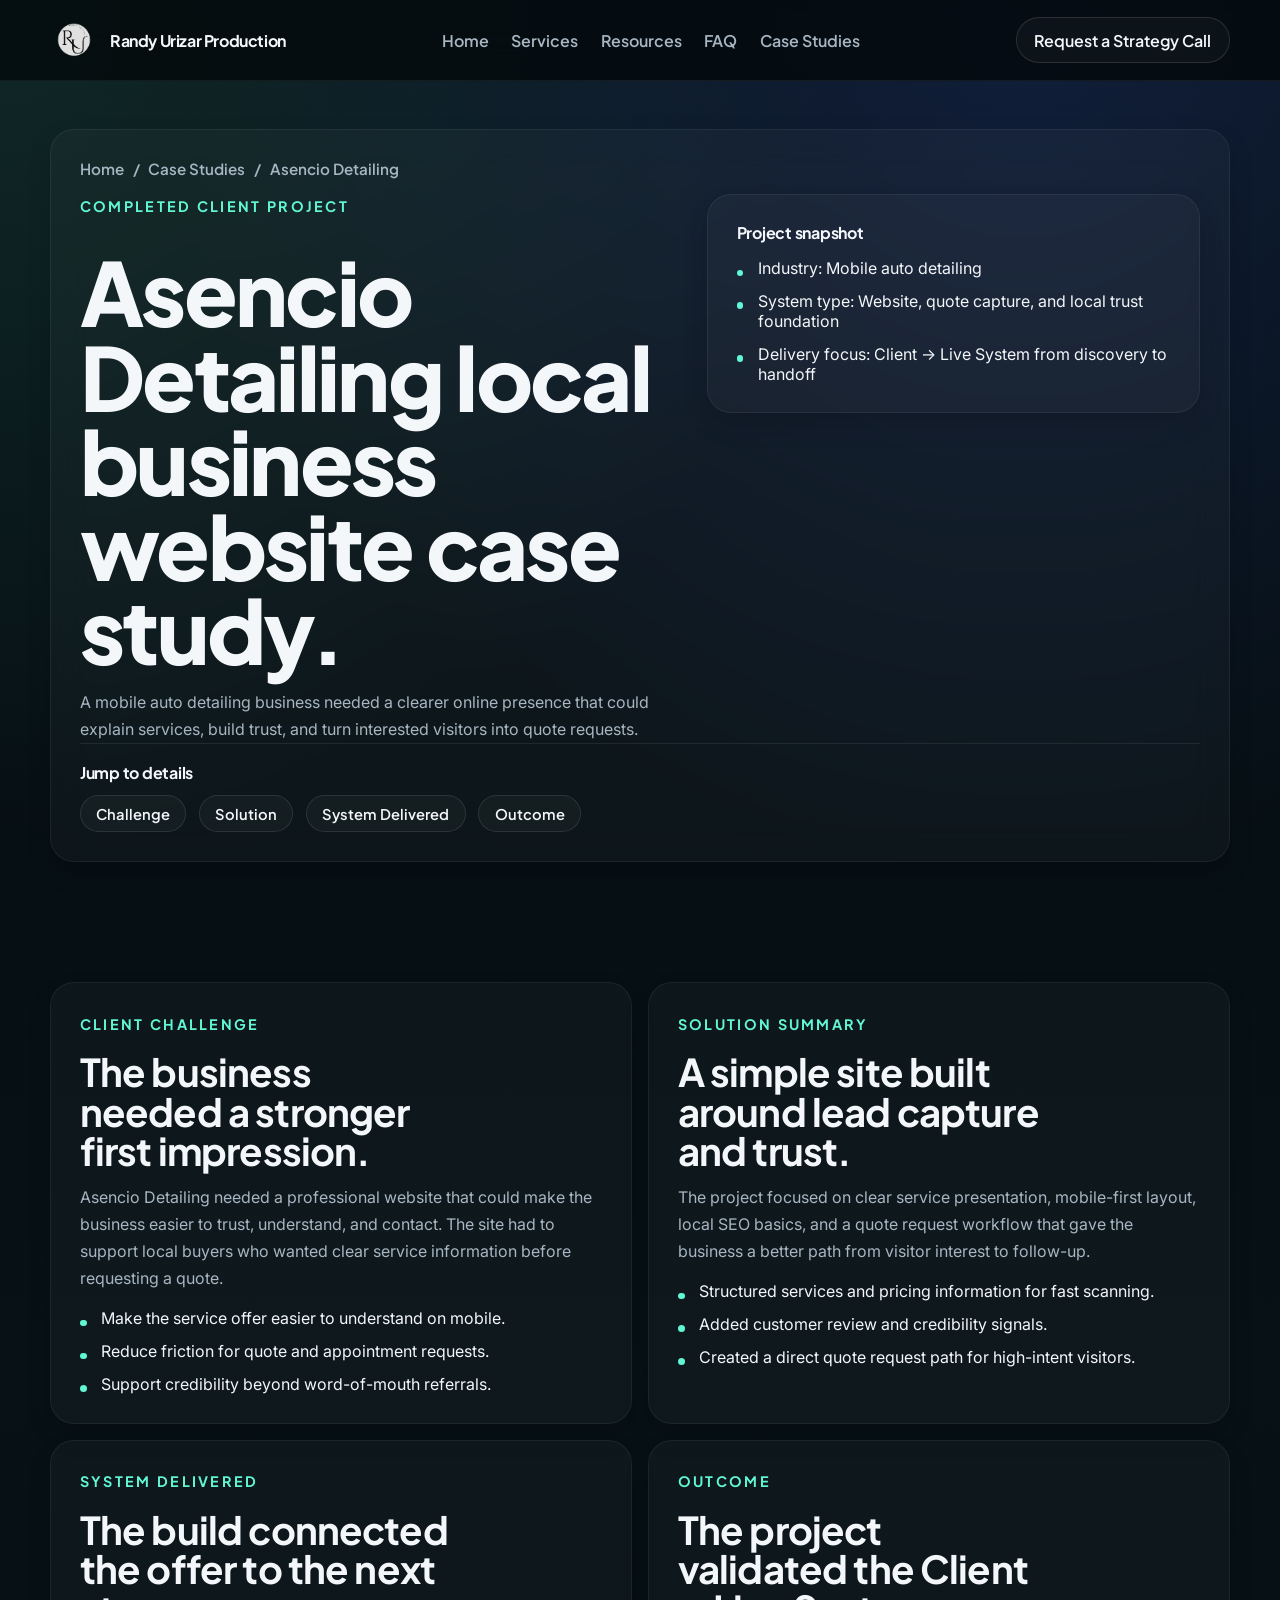
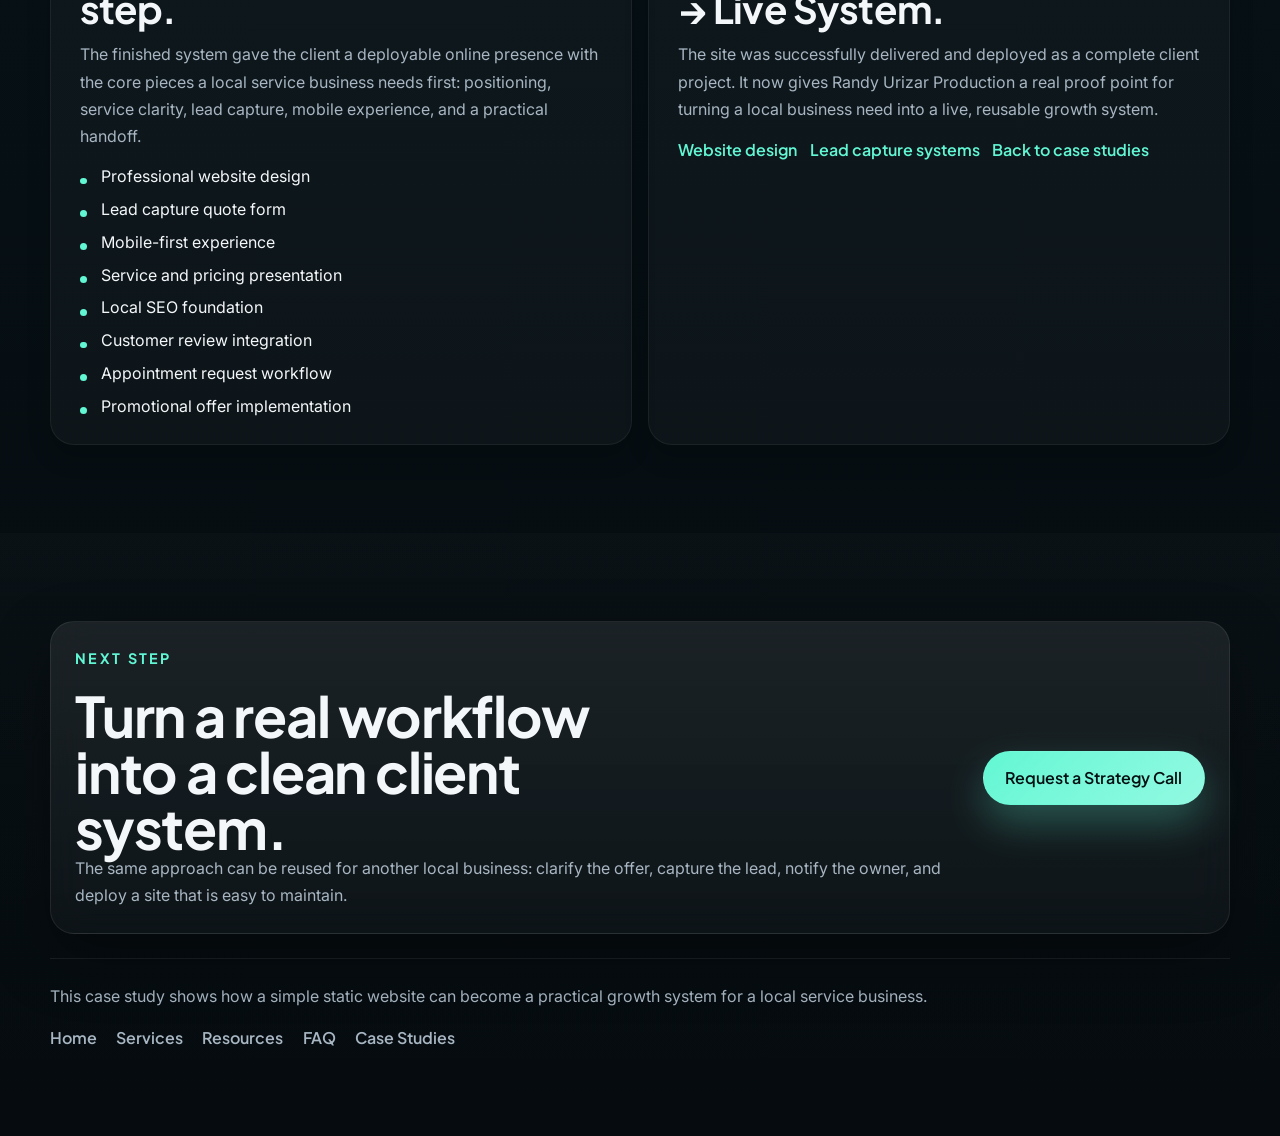
<file: case-studies/asencio-detailing/index.html>
<!DOCTYPE html>
<html lang="en">
  <head>
    <meta charset="UTF-8" />
    <meta name="viewport" content="width=device-width, initial-scale=1.0" />
    <title>Asencio Detailing Case Study | Randy Urizar Production</title>
    <meta
      name="description"
      content="See how Randy Urizar Production built a conversion-focused local business website and lead capture system for Asencio Detailing."
    />
    <meta name="robots" content="index, follow, max-image-preview:large" />
    <link rel="canonical" href="https://randyurizar.com/case-studies/asencio-detailing/" />
    <meta name="theme-color" content="#071116" />
    <meta
      property="og:title"
      content="Asencio Detailing Case Study | Randy Urizar Production"
    />
    <meta
      property="og:description"
      content="A completed local business system project focused on clear services, trust, quote requests, and client handoff."
    />
    <meta property="og:url" content="https://randyurizar.com/case-studies/asencio-detailing/" />
    <meta property="og:site_name" content="Randy Urizar Production" />
    <meta property="og:type" content="article" />
    <meta property="og:locale" content="en_US" />
    <meta property="og:image" content="https://randyurizar.com/assets/images/og/randy-urizar-production-home.png" />
    <meta property="og:image:type" content="image/png" />
    <meta
      property="og:image:alt"
      content="Randy Urizar Production social preview for the Asencio Detailing case study"
    />
    <meta property="og:image:width" content="1200" />
    <meta property="og:image:height" content="630" />
    <meta name="twitter:card" content="summary_large_image" />
    <meta
      name="twitter:title"
      content="Asencio Detailing Case Study | Randy Urizar Production"
    />
    <meta
      name="twitter:description"
      content="A completed local business system project focused on clear services, trust, quote requests, and client handoff."
    />
    <meta name="twitter:image" content="https://randyurizar.com/assets/images/og/randy-urizar-production-home.png" />
    <link rel="icon" type="image/png" sizes="32x32" href="/assets/icons/favicon-32x32.png?v=rn-20260529" />
    <link rel="icon" type="image/png" sizes="16x16" href="/assets/icons/favicon-16x16.png?v=rn-20260529" />
    <link rel="shortcut icon" href="/assets/icons/favicon.ico?v=rn-20260529" />
    <link rel="apple-touch-icon" sizes="180x180" href="/assets/icons/apple-touch-icon.png?v=rn-20260529" />
    <link rel="preconnect" href="https://fonts.googleapis.com" />
    <link rel="preconnect" href="https://fonts.gstatic.com" crossorigin />
    <link
      href="https://fonts.googleapis.com/css2?family=Inter:wght@400;500;600;700&family=Plus+Jakarta+Sans:wght@500;600;700;800&display=swap"
      rel="stylesheet"
    />
    <link rel="stylesheet" href="/styles.css" />
  </head>
  <body class="secondary-page" id="pageTop">
    <a class="skip-link" href="#mainContent">Skip to main content</a>
    <div class="page-shell">
      <header class="site-header is-scrolled">
        <div class="container nav-wrap">
          <a class="brand-mark" href="/" aria-label="Go to homepage">
            <img
              src="/assets/icons/randy-urizar-logo.png"
              alt="Randy Urizar logo"
              class="brand-logo"
            />
            <span>Randy Urizar Production</span>
          </a>

          <nav class="nav-links" aria-label="Primary navigation">
            <a href="/">Home</a>
            <a href="/services/">Services</a>
            <a href="/resources/">Resources</a>
            <a href="/faq/">FAQ</a>
            <a href="/case-studies/">Case Studies</a>
          </nav>

          <a class="button button-small" href="/#contact">Request a Strategy Call</a>
        </div>
      </header>

      <main id="mainContent" tabindex="-1">
        <section class="content-page-hero">
          <div class="container">
            <div class="content-page-intro glass-card">
              <div class="page-breadcrumbs" aria-label="Breadcrumb">
                <a href="/">Home</a>
                <span>/</span>
                <a href="/case-studies/">Case Studies</a>
                <span>/</span>
                <span>Asencio Detailing</span>
              </div>

              <div class="content-page-header">
                <div class="content-page-copy">
                  <p class="eyebrow">Completed client project</p>
                  <h1>Asencio Detailing local business website case study.</h1>
                  <p class="page-summary">
                    A mobile auto detailing business needed a clearer online presence that could explain services, build trust, and turn interested visitors into quote requests.
                  </p>
                </div>

                <aside class="note-card">
                  <h2 class="anchor-nav-title">Project snapshot</h2>
                  <ul class="summary-list">
                    <li>Industry: Mobile auto detailing</li>
                    <li>System type: Website, quote capture, and local trust foundation</li>
                    <li>Delivery focus: Client &rarr; Live System from discovery to handoff</li>
                  </ul>
                </aside>
              </div>

              <nav class="anchor-nav" aria-labelledby="caseStudyJumpTitle">
                <p class="anchor-nav-title" id="caseStudyJumpTitle">Jump to details</p>
                <ul class="anchor-nav-list">
                  <li><a class="context-link-chip" href="#challenge">Challenge</a></li>
                  <li><a class="context-link-chip" href="#solution">Solution</a></li>
                  <li><a class="context-link-chip" href="#system">System Delivered</a></li>
                  <li><a class="context-link-chip" href="#outcome">Outcome</a></li>
                </ul>
              </nav>
            </div>
          </div>
        </section>

        <section class="section">
          <div class="container">
            <div class="page-section-grid">
              <article class="topic-card" id="challenge">
                <p class="mini-label">Client challenge</p>
                <h2>The business needed a stronger first impression.</h2>
                <p>
                  Asencio Detailing needed a professional website that could make the business easier to trust, understand, and contact. The site had to support local buyers who wanted clear service information before requesting a quote.
                </p>
                <ul class="path-list">
                  <li>Make the service offer easier to understand on mobile.</li>
                  <li>Reduce friction for quote and appointment requests.</li>
                  <li>Support credibility beyond word-of-mouth referrals.</li>
                </ul>
              </article>

              <article class="topic-card" id="solution">
                <p class="mini-label">Solution summary</p>
                <h2>A simple site built around lead capture and trust.</h2>
                <p>
                  The project focused on clear service presentation, mobile-first layout, local SEO basics, and a quote request workflow that gave the business a better path from visitor interest to follow-up.
                </p>
                <ul class="path-list">
                  <li>Structured services and pricing information for fast scanning.</li>
                  <li>Added customer review and credibility signals.</li>
                  <li>Created a direct quote request path for high-intent visitors.</li>
                </ul>
              </article>

              <article class="topic-card" id="system">
                <p class="mini-label">System delivered</p>
                <h2>The build connected the offer to the next step.</h2>
                <p>
                  The finished system gave the client a deployable online presence with the core pieces a local service business needs first: positioning, service clarity, lead capture, mobile experience, and a practical handoff.
                </p>
                <ul class="path-list">
                  <li>Professional website design</li>
                  <li>Lead capture quote form</li>
                  <li>Mobile-first experience</li>
                  <li>Service and pricing presentation</li>
                  <li>Local SEO foundation</li>
                  <li>Customer review integration</li>
                  <li>Appointment request workflow</li>
                  <li>Promotional offer implementation</li>
                </ul>
              </article>

              <article class="topic-card" id="outcome">
                <p class="mini-label">Outcome</p>
                <h2>The project validated the Client &rarr; Live System.</h2>
                <p>
                  The site was successfully delivered and deployed as a complete client project. It now gives Randy Urizar Production a real proof point for turning a local business need into a live, reusable growth system.
                </p>
                <div class="hub-link-list">
                  <a href="/services/#website-design">Website design</a>
                  <a href="/services/#lead-capture-systems">Lead capture systems</a>
                  <a href="/case-studies/">Back to case studies</a>
                </div>
              </article>
            </div>
          </div>
        </section>

        <section class="section section-soft">
          <div class="container">
            <div class="page-cta-band glass-card">
              <div>
                <p class="eyebrow">Next step</p>
                <h2>Turn a real workflow into a clean client system.</h2>
                <p>
                  The same approach can be reused for another local business: clarify the offer, capture the lead, notify the owner, and deploy a site that is easy to maintain.
                </p>
              </div>
              <a class="button button-primary" href="/#contact">Request a Strategy Call</a>
            </div>

            <div class="simple-footer">
              <p class="simple-footer-copy">This case study shows how a simple static website can become a practical growth system for a local service business.</p>
              <nav class="simple-footer-nav" aria-label="Secondary navigation">
                <a href="/">Home</a>
                <a href="/services/">Services</a>
                <a href="/resources/">Resources</a>
                <a href="/faq/">FAQ</a>
                <a href="/case-studies/">Case Studies</a>
              </nav>
            </div>
          </div>
        </section>
      </main>
    </div>
  </body>
</html>
</file>
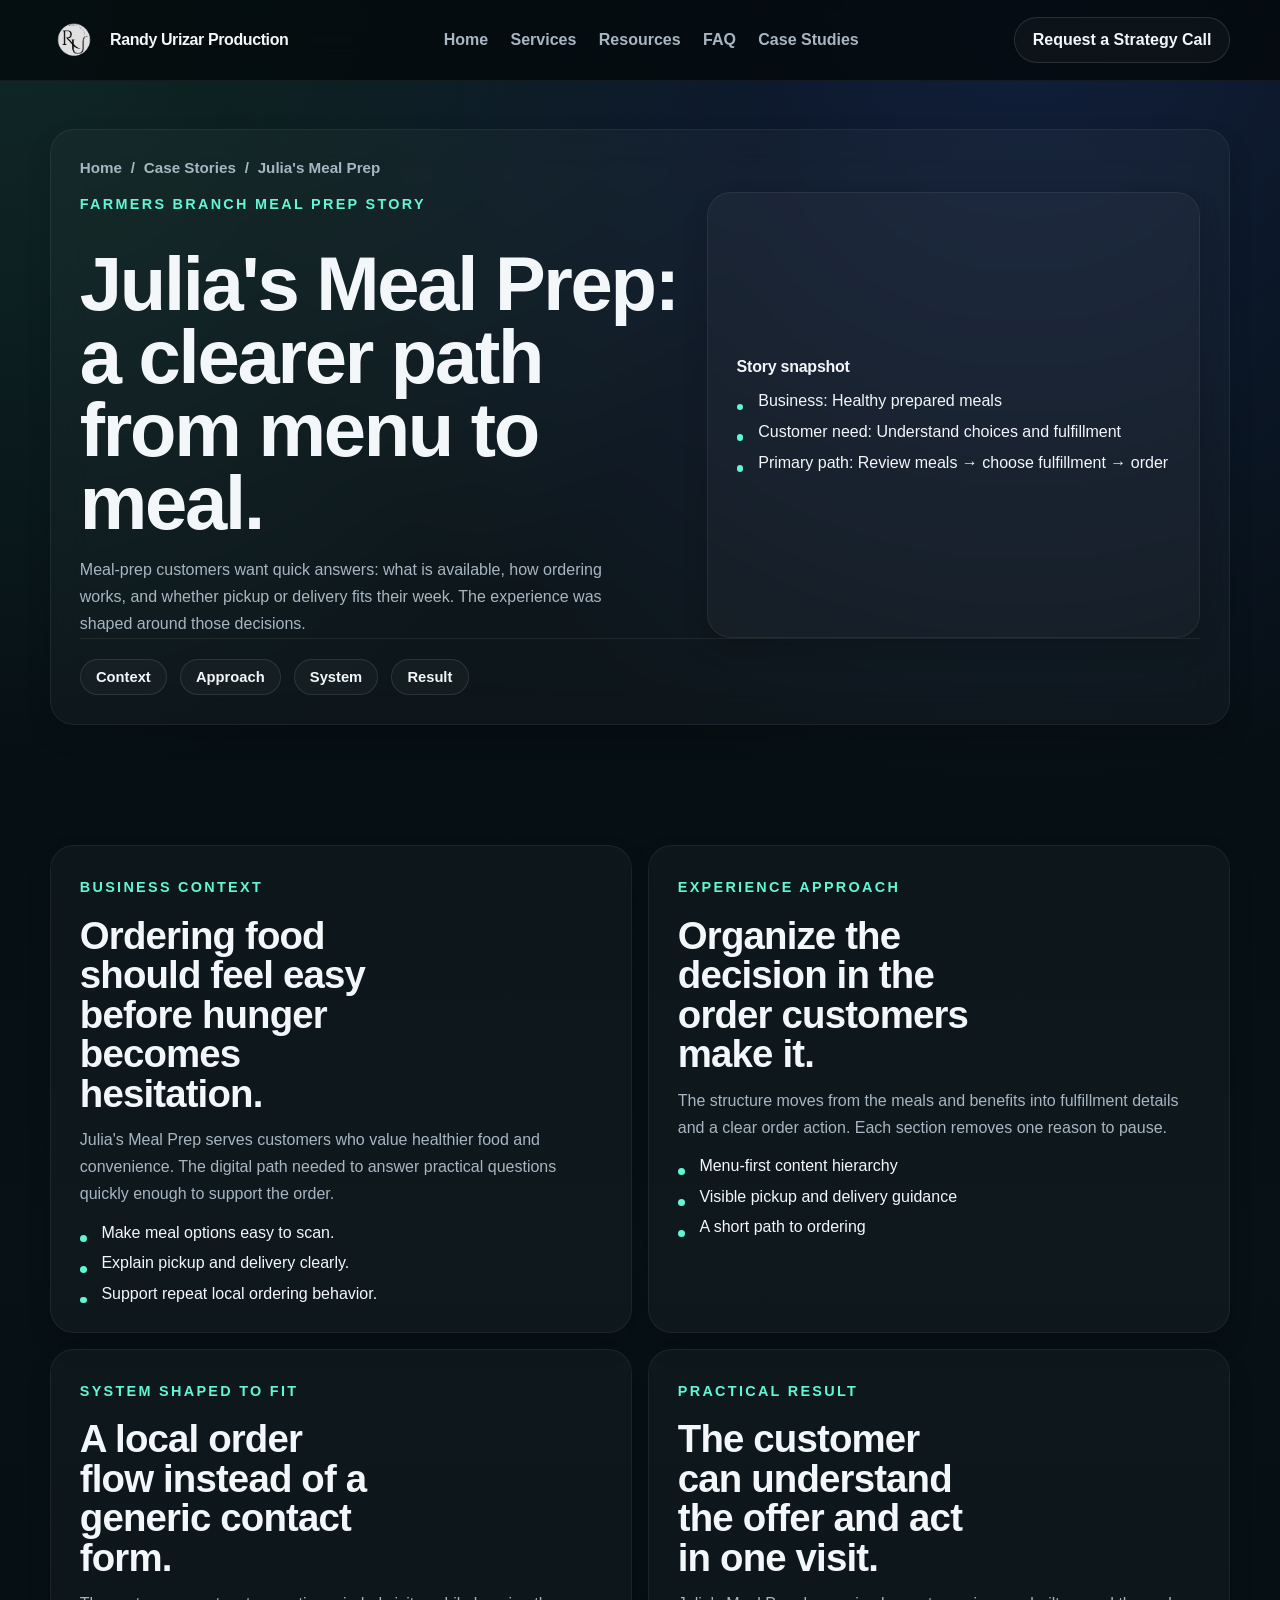
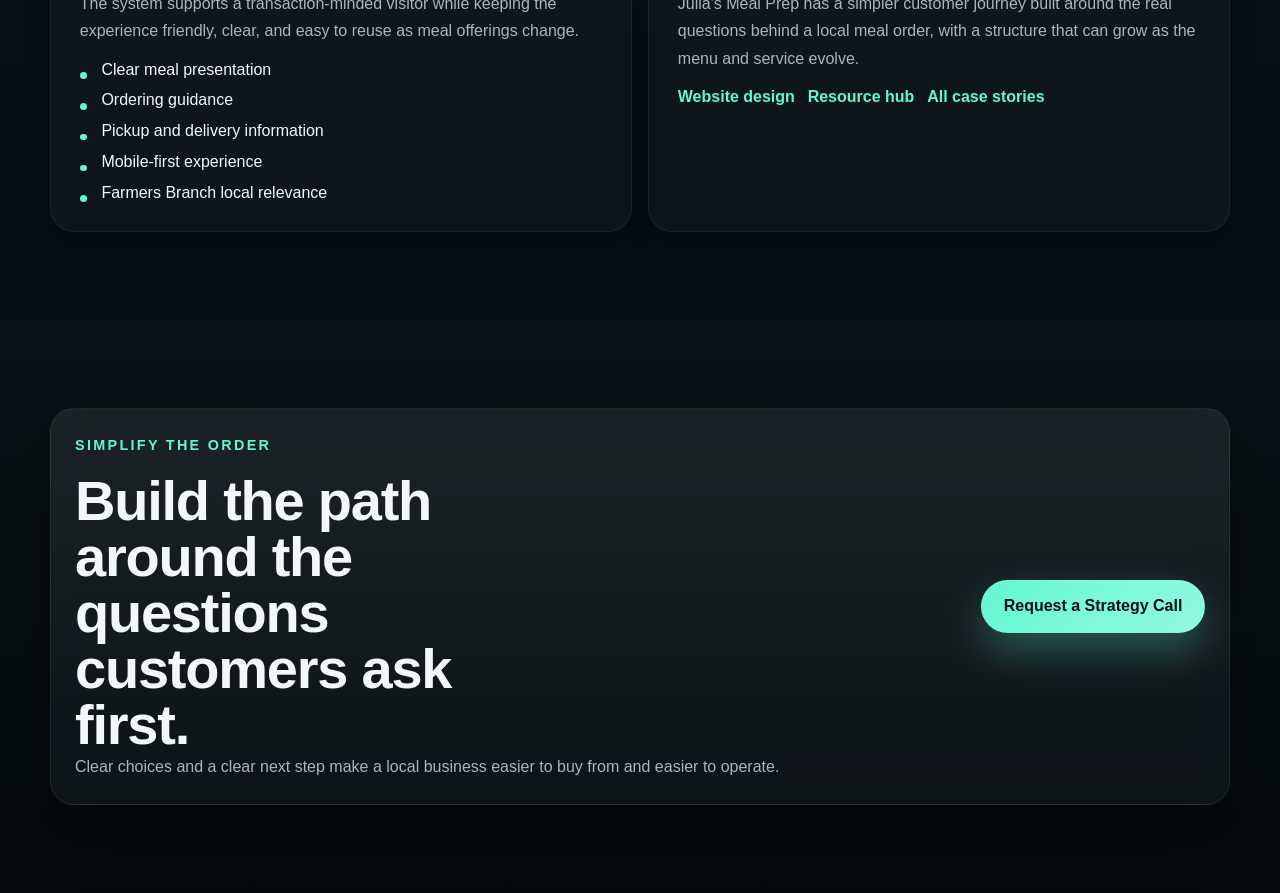
<file: case-studies/julias-meal-prep/index.html>
<!DOCTYPE html>
<html lang="en">
  <head>
    <meta charset="UTF-8" />
    <meta name="viewport" content="width=device-width, initial-scale=1.0" />
    <title>Julia's Meal Prep Case Story | Randy Urizar Production</title>
    <meta name="description" content="See how Julia's Meal Prep was structured around clear meal choices, pickup and delivery information, and a simple local ordering path." />
    <meta name="robots" content="index, follow, max-image-preview:large" />
    <link rel="canonical" href="https://randyurizar.com/case-studies/julias-meal-prep/" />
    <meta name="theme-color" content="#071116" />
    <meta property="og:title" content="Julia's Meal Prep Case Story" />
    <meta property="og:description" content="A simple local ordering path for healthy meal prep in Farmers Branch, Texas." />
    <meta property="og:url" content="https://randyurizar.com/case-studies/julias-meal-prep/" />
    <meta property="og:site_name" content="Randy Urizar Production" />
    <meta property="og:type" content="article" />
    <meta property="og:locale" content="en_US" />
    <meta property="og:image" content="https://randyurizar.com/assets/images/og/randy-urizar-production-home.png" />
    <meta name="twitter:card" content="summary_large_image" />
    <link rel="icon" type="image/png" sizes="32x32" href="/assets/icons/favicon-32x32.png?v=rn-20260529" />
    <link rel="stylesheet" href="/styles.css" />
  </head>
  <body class="secondary-page" id="pageTop">
    <a class="skip-link" href="#mainContent">Skip to main content</a>
    <div class="page-shell">
      <header class="site-header is-scrolled">
        <div class="container nav-wrap">
          <a class="brand-mark" href="/" aria-label="Go to homepage"><img src="/assets/icons/randy-urizar-logo.png" alt="Randy Urizar logo" class="brand-logo" /><span>Randy Urizar Production</span></a>
          <nav class="nav-links" aria-label="Primary navigation"><a href="/">Home</a><a href="/services/">Services</a><a href="/resources/">Resources</a><a href="/faq/">FAQ</a><a href="/case-studies/">Case Studies</a></nav>
          <a class="button button-small" href="/#contact">Request a Strategy Call</a>
        </div>
      </header>
      <main id="mainContent" tabindex="-1">
        <section class="content-page-hero">
          <div class="container">
            <div class="content-page-intro case-stories-hero glass-card">
              <div class="page-breadcrumbs" aria-label="Breadcrumb"><a href="/">Home</a><span>/</span><a href="/case-studies/">Case Stories</a><span>/</span><span>Julia's Meal Prep</span></div>
              <div class="content-page-header">
                <div class="content-page-copy">
                  <p class="eyebrow">Farmers Branch meal prep story</p>
                  <h1>Julia's Meal Prep: a clearer path from menu to meal.</h1>
                  <p class="page-summary">Meal-prep customers want quick answers: what is available, how ordering works, and whether pickup or delivery fits their week. The experience was shaped around those decisions.</p>
                </div>
                <aside class="note-card">
                  <h2 class="anchor-nav-title">Story snapshot</h2>
                  <ul class="summary-list">
                    <li>Business: Healthy prepared meals</li>
                    <li>Customer need: Understand choices and fulfillment</li>
                    <li>Primary path: Review meals &rarr; choose fulfillment &rarr; order</li>
                  </ul>
                </aside>
              </div>
              <nav class="anchor-nav" aria-label="Jump to story details"><ul class="anchor-nav-list"><li><a class="context-link-chip" href="#context">Context</a></li><li><a class="context-link-chip" href="#approach">Approach</a></li><li><a class="context-link-chip" href="#system">System</a></li><li><a class="context-link-chip" href="#result">Result</a></li></ul></nav>
            </div>
          </div>
        </section>
        <section class="section">
          <div class="container">
            <div class="page-section-grid">
              <article class="topic-card" id="context"><p class="mini-label">Business context</p><h2>Ordering food should feel easy before hunger becomes hesitation.</h2><p>Julia's Meal Prep serves customers who value healthier food and convenience. The digital path needed to answer practical questions quickly enough to support the order.</p><ul class="path-list"><li>Make meal options easy to scan.</li><li>Explain pickup and delivery clearly.</li><li>Support repeat local ordering behavior.</li></ul></article>
              <article class="topic-card" id="approach"><p class="mini-label">Experience approach</p><h2>Organize the decision in the order customers make it.</h2><p>The structure moves from the meals and benefits into fulfillment details and a clear order action. Each section removes one reason to pause.</p><ul class="path-list"><li>Menu-first content hierarchy</li><li>Visible pickup and delivery guidance</li><li>A short path to ordering</li></ul></article>
              <article class="topic-card" id="system"><p class="mini-label">System shaped to fit</p><h2>A local order flow instead of a generic contact form.</h2><p>The system supports a transaction-minded visitor while keeping the experience friendly, clear, and easy to reuse as meal offerings change.</p><ul class="path-list"><li>Clear meal presentation</li><li>Ordering guidance</li><li>Pickup and delivery information</li><li>Mobile-first experience</li><li>Farmers Branch local relevance</li></ul></article>
              <article class="topic-card" id="result"><p class="mini-label">Practical result</p><h2>The customer can understand the offer and act in one visit.</h2><p>Julia's Meal Prep has a simpler customer journey built around the real questions behind a local meal order, with a structure that can grow as the menu and service evolve.</p><div class="hub-link-list"><a href="/services/#website-design">Website design</a><a href="/resources/">Resource hub</a><a href="/case-studies/">All case stories</a></div></article>
            </div>
          </div>
        </section>
        <section class="section section-soft"><div class="container"><div class="page-cta-band glass-card"><div><p class="eyebrow">Simplify the order</p><h2>Build the path around the questions customers ask first.</h2><p>Clear choices and a clear next step make a local business easier to buy from and easier to operate.</p></div><a class="button button-primary" href="/#contact">Request a Strategy Call</a></div></div></section>
      </main>
    </div>
  </body>
</html>
</file>
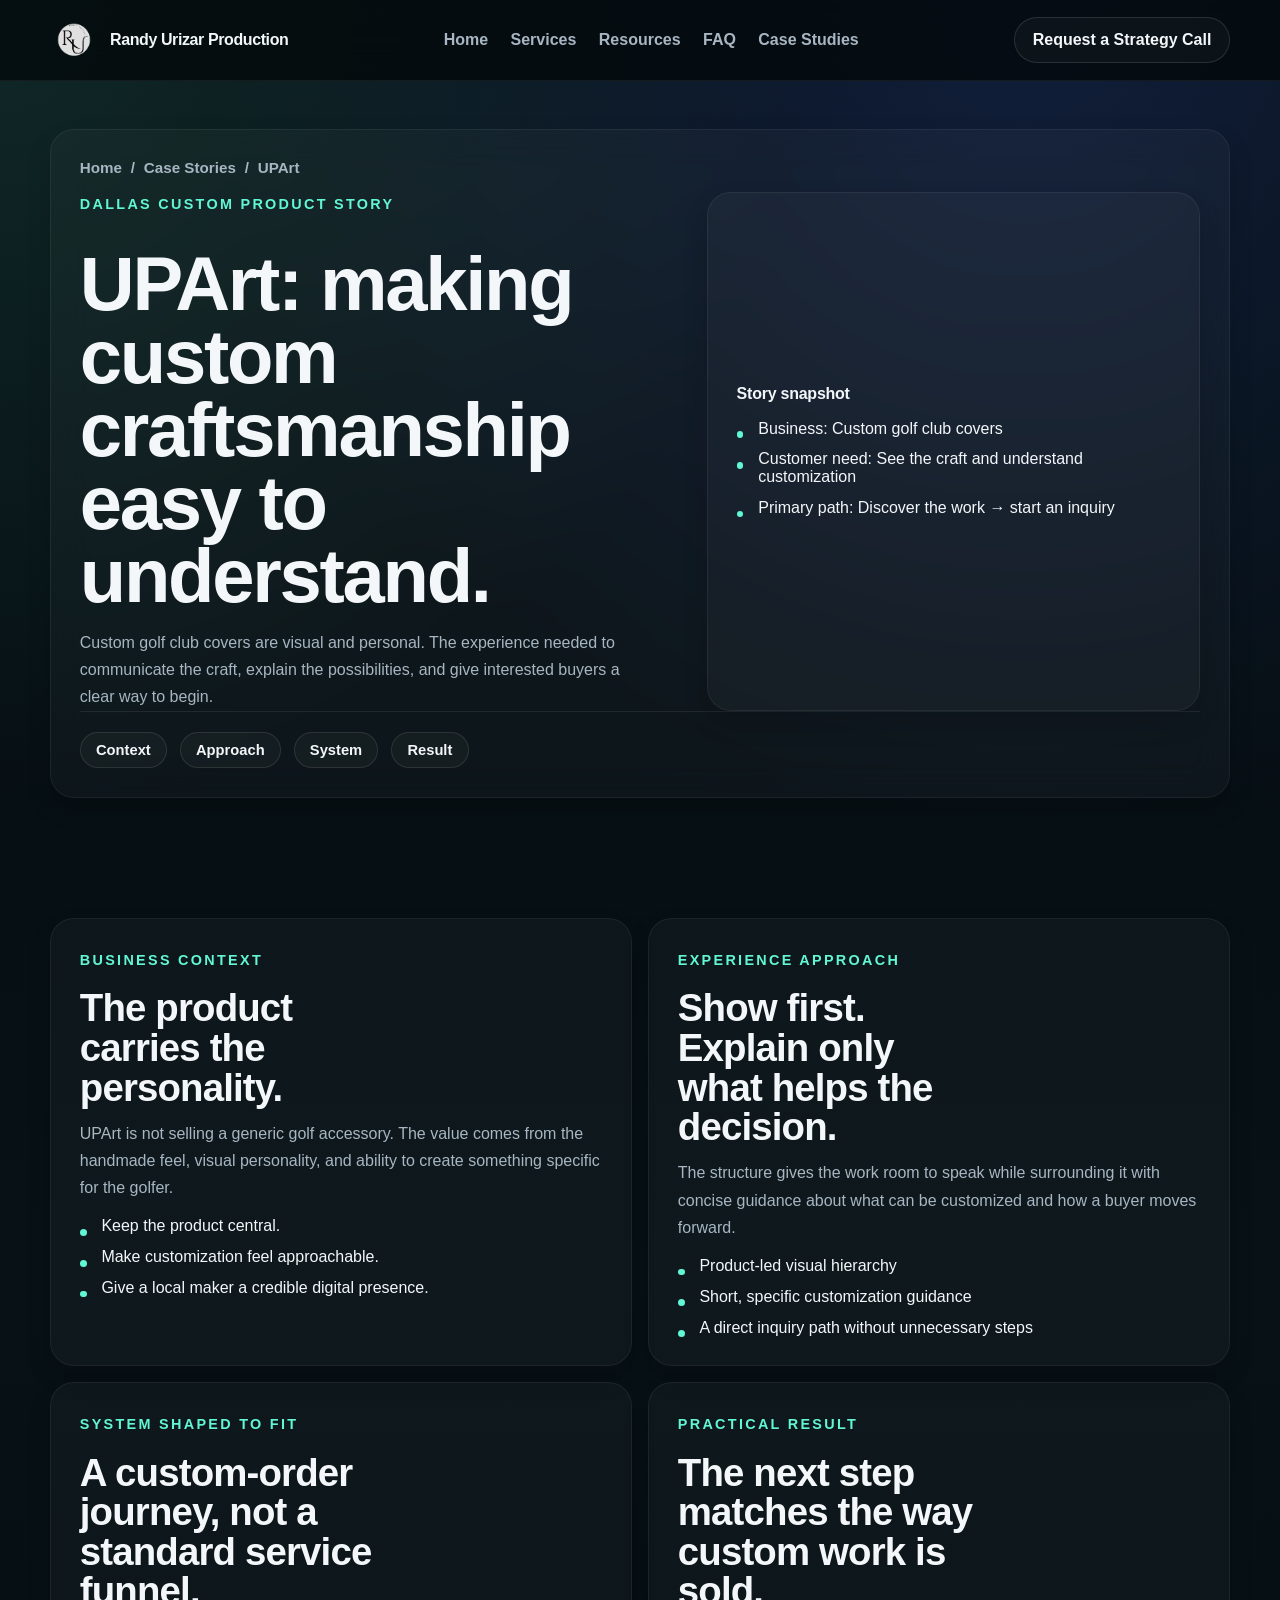
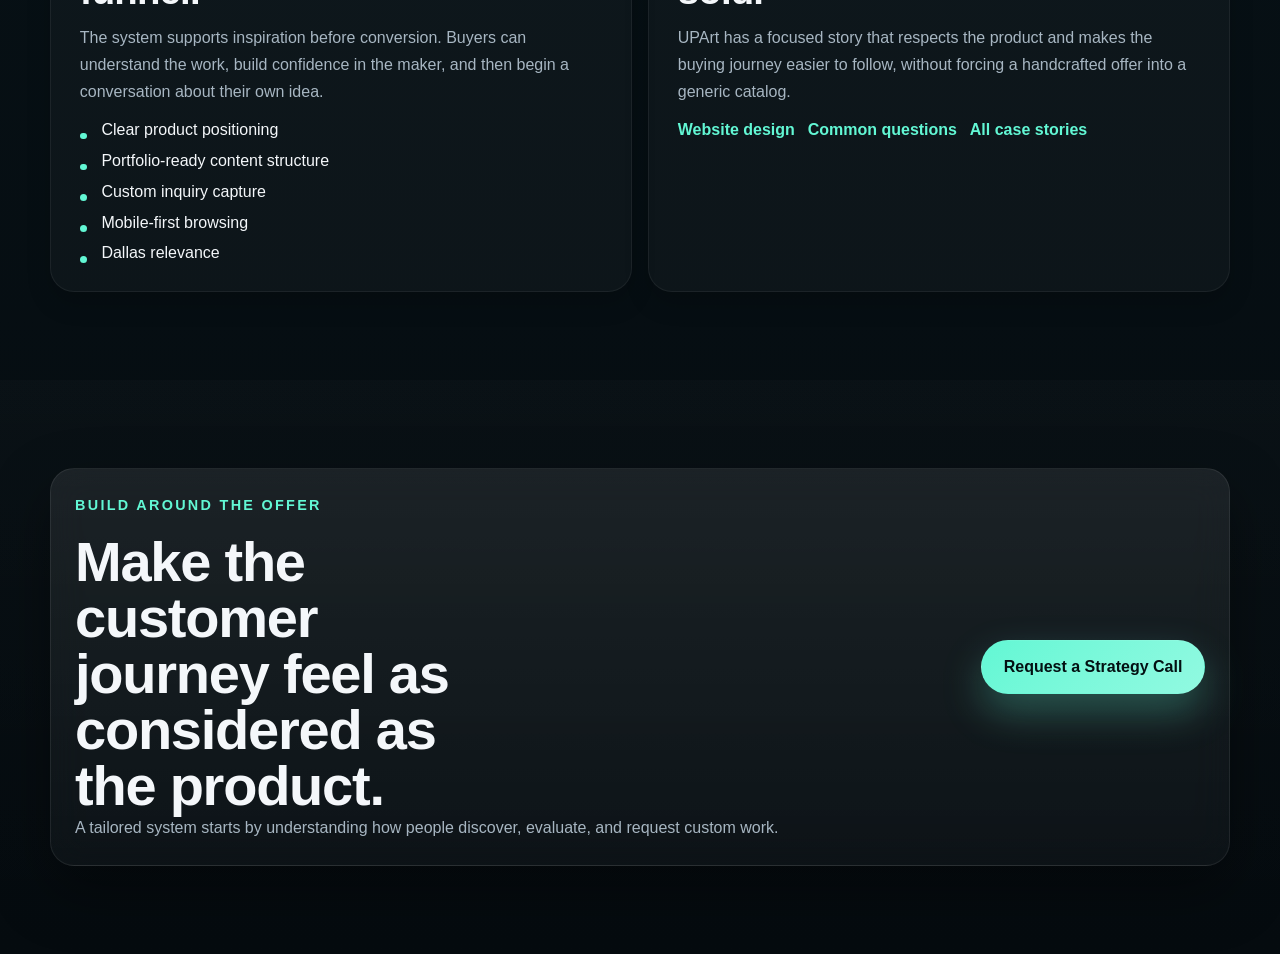
<file: case-studies/upart/index.html>
<!DOCTYPE html>
<html lang="en">
  <head>
    <meta charset="UTF-8" />
    <meta name="viewport" content="width=device-width, initial-scale=1.0" />
    <title>UPArt Custom Golf Covers Case Story | Randy Urizar Production</title>
    <meta name="description" content="See how UPArt's website experience was shaped around custom golf club covers, craftsmanship, customization clarity, and a direct inquiry path." />
    <meta name="robots" content="index, follow, max-image-preview:large" />
    <link rel="canonical" href="https://randyurizar.com/case-studies/upart/" />
    <meta name="theme-color" content="#071116" />
    <meta property="og:title" content="UPArt Custom Golf Covers Case Story" />
    <meta property="og:description" content="A product-led experience for custom golf club covers made in Dallas." />
    <meta property="og:url" content="https://randyurizar.com/case-studies/upart/" />
    <meta property="og:site_name" content="Randy Urizar Production" />
    <meta property="og:type" content="article" />
    <meta property="og:locale" content="en_US" />
    <meta property="og:image" content="https://randyurizar.com/assets/images/og/randy-urizar-production-home.png" />
    <meta name="twitter:card" content="summary_large_image" />
    <link rel="icon" type="image/png" sizes="32x32" href="/assets/icons/favicon-32x32.png?v=rn-20260529" />
    <link rel="stylesheet" href="/styles.css" />
  </head>
  <body class="secondary-page" id="pageTop">
    <a class="skip-link" href="#mainContent">Skip to main content</a>
    <div class="page-shell">
      <header class="site-header is-scrolled">
        <div class="container nav-wrap">
          <a class="brand-mark" href="/" aria-label="Go to homepage"><img src="/assets/icons/randy-urizar-logo.png" alt="Randy Urizar logo" class="brand-logo" /><span>Randy Urizar Production</span></a>
          <nav class="nav-links" aria-label="Primary navigation"><a href="/">Home</a><a href="/services/">Services</a><a href="/resources/">Resources</a><a href="/faq/">FAQ</a><a href="/case-studies/">Case Studies</a></nav>
          <a class="button button-small" href="/#contact">Request a Strategy Call</a>
        </div>
      </header>
      <main id="mainContent" tabindex="-1">
        <section class="content-page-hero">
          <div class="container">
            <div class="content-page-intro case-stories-hero glass-card">
              <div class="page-breadcrumbs" aria-label="Breadcrumb"><a href="/">Home</a><span>/</span><a href="/case-studies/">Case Stories</a><span>/</span><span>UPArt</span></div>
              <div class="content-page-header">
                <div class="content-page-copy">
                  <p class="eyebrow">Dallas custom product story</p>
                  <h1>UPArt: making custom craftsmanship easy to understand.</h1>
                  <p class="page-summary">Custom golf club covers are visual and personal. The experience needed to communicate the craft, explain the possibilities, and give interested buyers a clear way to begin.</p>
                </div>
                <aside class="note-card">
                  <h2 class="anchor-nav-title">Story snapshot</h2>
                  <ul class="summary-list">
                    <li>Business: Custom golf club covers</li>
                    <li>Customer need: See the craft and understand customization</li>
                    <li>Primary path: Discover the work &rarr; start an inquiry</li>
                  </ul>
                </aside>
              </div>
              <nav class="anchor-nav" aria-label="Jump to story details"><ul class="anchor-nav-list"><li><a class="context-link-chip" href="#context">Context</a></li><li><a class="context-link-chip" href="#approach">Approach</a></li><li><a class="context-link-chip" href="#system">System</a></li><li><a class="context-link-chip" href="#result">Result</a></li></ul></nav>
            </div>
          </div>
        </section>
        <section class="section">
          <div class="container">
            <div class="page-section-grid">
              <article class="topic-card" id="context"><p class="mini-label">Business context</p><h2>The product carries the personality.</h2><p>UPArt is not selling a generic golf accessory. The value comes from the handmade feel, visual personality, and ability to create something specific for the golfer.</p><ul class="path-list"><li>Keep the product central.</li><li>Make customization feel approachable.</li><li>Give a local maker a credible digital presence.</li></ul></article>
              <article class="topic-card" id="approach"><p class="mini-label">Experience approach</p><h2>Show first. Explain only what helps the decision.</h2><p>The structure gives the work room to speak while surrounding it with concise guidance about what can be customized and how a buyer moves forward.</p><ul class="path-list"><li>Product-led visual hierarchy</li><li>Short, specific customization guidance</li><li>A direct inquiry path without unnecessary steps</li></ul></article>
              <article class="topic-card" id="system"><p class="mini-label">System shaped to fit</p><h2>A custom-order journey, not a standard service funnel.</h2><p>The system supports inspiration before conversion. Buyers can understand the work, build confidence in the maker, and then begin a conversation about their own idea.</p><ul class="path-list"><li>Clear product positioning</li><li>Portfolio-ready content structure</li><li>Custom inquiry capture</li><li>Mobile-first browsing</li><li>Dallas relevance</li></ul></article>
              <article class="topic-card" id="result"><p class="mini-label">Practical result</p><h2>The next step matches the way custom work is sold.</h2><p>UPArt has a focused story that respects the product and makes the buying journey easier to follow, without forcing a handcrafted offer into a generic catalog.</p><div class="hub-link-list"><a href="/services/#website-design">Website design</a><a href="/faq/">Common questions</a><a href="/case-studies/">All case stories</a></div></article>
            </div>
          </div>
        </section>
        <section class="section section-soft"><div class="container"><div class="page-cta-band glass-card"><div><p class="eyebrow">Build around the offer</p><h2>Make the customer journey feel as considered as the product.</h2><p>A tailored system starts by understanding how people discover, evaluate, and request custom work.</p></div><a class="button button-primary" href="/#contact">Request a Strategy Call</a></div></div></section>
      </main>
    </div>
  </body>
</html>
</file>
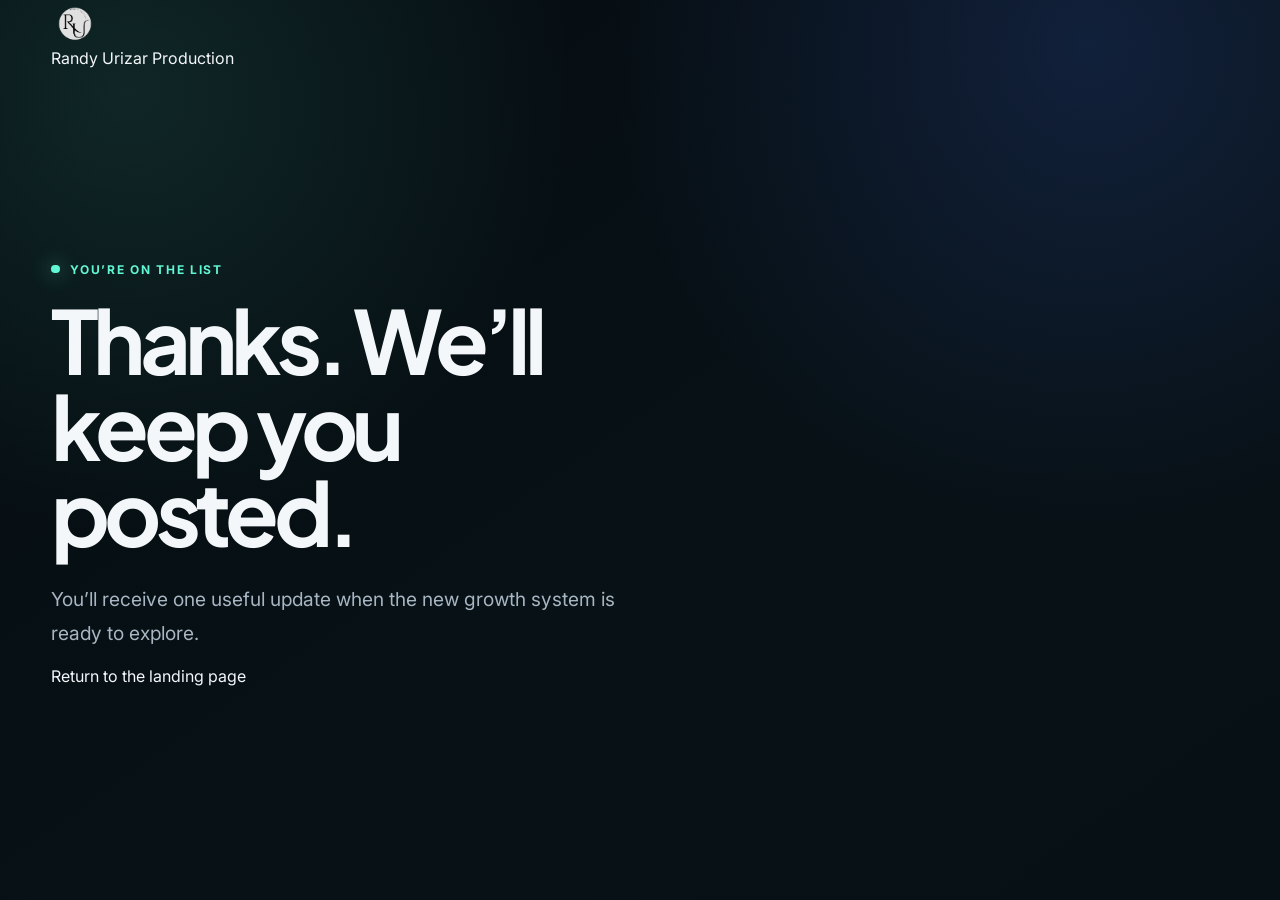
<file: thank-you.html>
<!DOCTYPE html>
<html lang="en">
  <head>
    <meta charset="UTF-8" />
    <meta name="viewport" content="width=device-width, initial-scale=1.0" />
    <meta name="robots" content="noindex, nofollow" />
    <meta name="theme-color" content="#071116" />
    <title>You’re on the List | Randy Urizar Production</title>
    <link rel="icon" type="image/png" sizes="32x32" href="/assets/icons/favicon-32x32.png" />
    <link rel="preconnect" href="https://fonts.googleapis.com" />
    <link rel="preconnect" href="https://fonts.gstatic.com" crossorigin />
    <link
      href="https://fonts.googleapis.com/css2?family=Inter:wght@400;500;600;700&amp;family=Plus+Jakarta+Sans:wght@600;700;800&amp;display=swap"
      rel="stylesheet"
    />
    <link rel="stylesheet" href="/coming-soon.css" />
  </head>
  <body>
    <main class="coming-soon" id="main-content">
      <header class="site-header">
        <a class="brand" href="/" aria-label="Randy Urizar Production home">
          <img src="/assets/icons/randy-urizar-logo.png" alt="" width="48" height="48" />
          <span>Randy Urizar Production</span>
        </a>
      </header>

      <section class="hero" aria-labelledby="page-title">
        <div class="hero-copy">
          <p class="eyebrow"><span aria-hidden="true"></span> You’re on the list</p>
          <h1 id="page-title">Thanks. We’ll keep you posted.</h1>
          <p class="intro">You’ll receive one useful update when the new growth system is ready to explore.</p>
          <p><a class="header-contact" href="/">Return to the landing page</a></p>
        </div>
      </section>
    </main>
  </body>
</html>
</file>
<file: coming-soon.css>
:root {
  --bg: #071116;
  --surface: rgba(13, 26, 33, 0.78);
  --border: rgba(255, 255, 255, 0.1);
  --text: #f4f7fa;
  --muted: #a7b6c2;
  --accent: #62f7d4;
  --font-heading: "Plus Jakarta Sans", sans-serif;
  --font-body: "Inter", sans-serif;
}

*,
*::before,
*::after {
  box-sizing: border-box;
}

html {
  color-scheme: dark;
}

body {
  margin: 0;
  min-width: 320px;
  min-height: 100vh;
  color: var(--text);
  background: var(--bg);
  font-family: var(--font-body);
}

img {
  display: block;
  max-width: 100%;
  height: auto;
}

a {
  color: inherit;
  text-decoration: none;
}

.skip-link {
  position: fixed;
  z-index: 20;
  top: 1rem;
  left: 1rem;
  padding: 0.75rem 1rem;
  color: #031012;
  background: #fff;
  border-radius: 999px;
  transform: translateY(-160%);
}

.skip-link:focus {
  transform: translateY(0);
}

.coming-soon {
  position: relative;
  isolation: isolate;
  min-height: 100vh;
  overflow: hidden;
  padding: 0 clamp(1.25rem, 4vw, 4rem);
  background:
    radial-gradient(circle at 10% 10%, rgba(98, 247, 212, 0.11), transparent 28rem),
    radial-gradient(circle at 85% 5%, rgba(72, 117, 255, 0.16), transparent 30rem),
    linear-gradient(145deg, #050c10 0%, #071116 55%, #071015 100%);
}

.ambient {
  position: absolute;
  z-index: -1;
  width: 22rem;
  height: 22rem;
  border: 1px solid rgba(98, 247, 212, 0.1);
  border-radius: 50%;
  pointer-events: none;
}

.ambient-one {
  top: 23%;
  left: -14rem;
}

.ambient-two {
  right: -16rem;
  bottom: -8rem;
  width: 32rem;
  height: 32rem;
}

.hero,
footer {
  width: min(100%, 1180px);
  margin-inline: auto;
}

.hero {
  display: grid;
  align-items: center;
  gap: clamp(3rem, 7vw, 7rem);
  min-height: calc(100vh - 4.5rem);
  padding: clamp(3.5rem, 8vw, 7rem) 0;
}

.eyebrow {
  display: flex;
  align-items: center;
  gap: 0.65rem;
  margin: 0 0 1.25rem;
  color: var(--accent);
  font-size: 0.75rem;
  font-weight: 700;
  letter-spacing: 0.14em;
  text-transform: uppercase;
}

.eyebrow span,
.preview-status span {
  width: 0.55rem;
  height: 0.55rem;
  background: var(--accent);
  border-radius: 50%;
  box-shadow: 0 0 1.2rem rgba(98, 247, 212, 0.7);
}

h1 {
  max-width: 12ch;
  margin: 0;
  font-family: var(--font-heading);
  font-size: clamp(2.75rem, 7vw, 5.5rem);
  line-height: 0.98;
  letter-spacing: -0.065em;
}

.intro {
  max-width: 42rem;
  margin: 1.75rem 0 0;
  color: var(--muted);
  font-size: clamp(1rem, 2vw, 1.2rem);
  line-height: 1.75;
}

.interest-form {
  max-width: 38rem;
  margin-top: 2.25rem;
}

.interest-form > label {
  display: block;
  margin-bottom: 0.75rem;
  font-weight: 600;
}

.honeypot {
  position: absolute;
  left: -10000px;
}

.form-row {
  display: flex;
  gap: 0.65rem;
  padding: 0.45rem;
  background: rgba(255, 255, 255, 0.055);
  border: 1px solid var(--border);
  border-radius: 999px;
  box-shadow: 0 1.5rem 4rem rgba(0, 0, 0, 0.25);
}

.form-row:focus-within {
  border-color: rgba(98, 247, 212, 0.55);
  box-shadow: 0 0 0 4px rgba(98, 247, 212, 0.08);
}

.form-row input {
  min-width: 0;
  flex: 1;
  padding: 0 1rem;
  color: var(--text);
  background: transparent;
  border: 0;
  outline: 0;
  font: inherit;
}

.form-row input::placeholder {
  color: #81919c;
}

.form-row button {
  min-height: 3.25rem;
  padding: 0 1.3rem;
  color: #031012;
  background: var(--accent);
  border: 0;
  border-radius: 999px;
  font: 700 0.9rem var(--font-heading);
  cursor: pointer;
  transition: background 180ms ease, transform 180ms ease;
}

.form-row button:hover,
.form-row button:focus-visible {
  background: #82ffe2;
  transform: translateY(-2px);
}

.form-note {
  margin: 0.65rem 0 0 1rem;
  color: #7f909a;
  font-size: 0.78rem;
}

.outcomes {
  display: flex;
  flex-wrap: wrap;
  gap: 0.7rem 1.3rem;
  margin: 2rem 0 0;
  padding: 0;
  color: var(--muted);
  font-size: 0.86rem;
  list-style: none;
}

.outcomes li {
  display: flex;
  align-items: center;
  gap: 0.45rem;
}

.outcomes span {
  color: var(--accent);
}

.system-preview {
  position: relative;
  width: min(100%, 33rem);
  justify-self: center;
  padding: clamp(0.5rem, 2vw, 1.25rem);
  perspective: 1000px;
}

.system-preview::before {
  content: "";
  position: absolute;
  inset: 14% 8%;
  z-index: -1;
  border-radius: 50%;
  background:
    radial-gradient(circle, rgba(126, 151, 255, 0.2), rgba(98, 247, 212, 0.08) 44%, transparent 72%);
  filter: blur(3.5rem);
}

.metallic-logo-spin {
  position: relative;
  transform-origin: center;
  transform-style: preserve-3d;
  animation: metallicLogoSpin 18s linear infinite;
  will-change: transform;
}

.metallic-logo-spin::before,
.metallic-logo-spin::after {
  content: "";
  position: absolute;
  inset: 0;
  background: url("/assets/images/randy-urizar-3d-metal-logo-transparent-v2.png") center / contain no-repeat;
  pointer-events: none;
}

.metallic-logo-spin::before {
  filter: brightness(0.42);
  transform: translateZ(-7px);
}

.metallic-logo-spin::after {
  filter: brightness(0.7);
  transform: translateZ(0);
}

.metallic-logo-spin img {
  position: relative;
  z-index: 1;
  width: 100%;
  filter: drop-shadow(0 2rem 3rem rgba(0, 0, 0, 0.42));
  transform: translateZ(7px);
}

@keyframes metallicLogoSpin {
  0% {
    transform: rotateY(0deg) scaleX(1);
  }

  24.99% {
    transform: rotateY(89.99deg) scaleX(1);
  }

  25% {
    transform: rotateY(90deg) scaleX(-1);
  }

  50% {
    transform: rotateY(180deg) scaleX(-1);
  }

  74.99% {
    transform: rotateY(269.99deg) scaleX(-1);
  }

  75% {
    transform: rotateY(270deg) scaleX(1);
  }

  100% {
    transform: rotateY(360deg) scaleX(1);
  }
}

.preview-label,
.preview-status {
  position: absolute;
  z-index: 2;
  padding: 0.7rem 0.9rem;
  background: rgba(5, 12, 16, 0.86);
  border: 1px solid var(--border);
  border-radius: 999px;
  font-size: 0.72rem;
  font-weight: 600;
  backdrop-filter: blur(12px);
}

.preview-label {
  top: 2rem;
  left: -1rem;
}

.preview-status {
  right: -1rem;
  bottom: 2rem;
  display: flex;
  align-items: center;
  gap: 0.55rem;
  color: var(--muted);
}

.preview-status span {
  display: inline-block;
  width: 0.45rem;
  height: 0.45rem;
}

footer {
  display: flex;
  justify-content: space-between;
  gap: 1rem;
  padding: 1.5rem 0 2rem;
  color: #71828d;
  border-top: 1px solid rgba(255, 255, 255, 0.06);
  font-size: 0.75rem;
}

footer p {
  margin: 0;
}

@media (min-width: 860px) {
  .hero {
    grid-template-columns: minmax(0, 1.12fr) minmax(22rem, 0.88fr);
  }
}

@media (max-width: 600px) {
  .coming-soon {
    padding-inline: clamp(1rem, 5vw, 1.5rem);
  }

  .hero {
    gap: 2.25rem;
    min-height: auto;
    padding: 1.5rem 0 3rem;
  }

  .system-preview {
    order: -1;
    width: min(82vw, 20rem);
    padding: 0;
  }

  .preview-label {
    display: none;
  }

  .preview-status {
    right: 0;
    bottom: 0.75rem;
  }

  .eyebrow {
    align-items: flex-start;
    gap: 0.55rem;
    margin-bottom: 1rem;
    font-size: 0.68rem;
    line-height: 1.5;
    letter-spacing: 0.1em;
  }

  .eyebrow span {
    flex: 0 0 auto;
    margin-top: 0.25rem;
  }

  h1 {
    max-width: 11ch;
    font-size: clamp(2.35rem, 10.5vw, 2.8rem);
    line-height: 1.02;
    letter-spacing: -0.055em;
  }

  .interest-form {
    margin-top: 1.75rem;
  }

  .interest-form > label {
    margin-bottom: 0.65rem;
    line-height: 1.45;
  }

  .form-row {
    align-items: stretch;
    flex-direction: column;
    padding: 0.6rem;
    border-radius: 1.25rem;
  }

  .form-row input {
    min-height: 3rem;
    padding-inline: 0.75rem;
  }

  .form-row button {
    min-height: 3.5rem;
  }

  .form-note {
    margin: 0.7rem 0 0;
    line-height: 1.5;
  }

  .outcomes {
    display: grid;
    gap: 0.65rem;
    margin-top: 1.5rem;
  }

  footer {
    flex-direction: column;
    gap: 0.75rem;
    padding: 1.25rem 0 1.75rem;
    line-height: 1.5;
  }
}

@media (prefers-reduced-motion: reduce) {
  *,
  *::before,
  *::after {
    animation: none !important;
    scroll-behavior: auto !important;
    transition-duration: 0.01ms !important;
  }
}
</file>
<file: styles.css>
:root {
  --bg: #071116;
  --bg-soft: #0d1a21;
  --surface: rgba(9, 19, 25, 0.76);
  --surface-strong: rgba(10, 20, 26, 0.92);
  --surface-border: rgba(255, 255, 255, 0.08);
  --text: #f4f7fa;
  --muted: #a7b6c2;
  --accent: #62f7d4;
  --accent-strong: #22d3b6;
  --shadow: 0 24px 60px rgba(0, 0, 0, 0.38);
  --hover-shadow: 0 24px 50px rgba(0, 0, 0, 0.26);
  --hover-border: color-mix(in srgb, var(--accent) 34%, rgba(255, 255, 255, 0.16));
  --hover-surface: color-mix(in srgb, var(--accent) 7%, rgba(255, 255, 255, 0.04));
  --hover-lift: translateY(-4px);
  --hover-lift-small: translateY(-2px);
  --radius: 24px;
  --radius-sm: 16px;
  --max-width: 1180px;
  --transition: 0.35s ease;
  --font-heading: "Plus Jakarta Sans", sans-serif;
  --font-body: "Inter", sans-serif;
  --weight-body: 400;
  --weight-body-medium: 500;
  --weight-body-strong: 600;
  --weight-heading-hero: 800;
  --weight-heading: 700;
  --weight-ui: 600;
  --weight-ui-strong: 700;
}

*,
*::before,
*::after {
  box-sizing: border-box;
}

html {
  scroll-behavior: smooth;
  text-size-adjust: 100%;
}

body {
  margin: 0;
  font-family: var(--font-body);
  font-weight: var(--weight-body);
  color: var(--text);
  background:
    radial-gradient(circle at top left, rgba(98, 247, 212, 0.12), transparent 28%),
    radial-gradient(circle at 80% 0%, rgba(72, 117, 255, 0.18), transparent 30%),
    linear-gradient(180deg, #050c10 0%, #071116 50%, #050b0f 100%);
  min-height: 100vh;
}

img {
  display: block;
  max-width: 100%;
  height: auto;
}

a {
  color: inherit;
  text-decoration: none;
}

a,
button,
input,
textarea,
summary {
  -webkit-tap-highlight-color: transparent;
}

button,
input,
textarea {
  font: inherit;
}

.page-shell {
  overflow: clip;
}

.page-shell > * {
  min-width: 0;
}

.container {
  width: min(calc(100% - 2rem), var(--max-width));
  margin: 0 auto;
}

.skip-link {
  position: absolute;
  top: 1rem;
  left: 1rem;
  z-index: 40;
  padding: 0.9rem 1.1rem;
  border-radius: 999px;
  background: #ffffff;
  color: #031012;
  font-family: var(--font-heading);
  font-weight: var(--weight-ui-strong);
  transform: translateY(-140%);
  transition: transform 0.2s ease;
}

.skip-link:focus {
  transform: translateY(0);
}

.visually-hidden {
  position: absolute;
  width: 1px;
  height: 1px;
  padding: 0;
  margin: -1px;
  overflow: hidden;
  clip: rect(0, 0, 0, 0);
  white-space: nowrap;
  border: 0;
}

.section {
  padding: 5.5rem 0;
  scroll-margin-top: 5.75rem;
}

.section-soft {
  background: linear-gradient(180deg, rgba(255, 255, 255, 0.015), rgba(255, 255, 255, 0));
}

.glass-card {
  background: linear-gradient(180deg, rgba(255, 255, 255, 0.08), rgba(255, 255, 255, 0.03));
  backdrop-filter: blur(18px);
  border: 1px solid var(--surface-border);
  box-shadow: var(--shadow);
  transition:
    transform var(--transition),
    box-shadow var(--transition),
    border-color var(--transition),
    background-color var(--transition);
}

.site-header {
  position: sticky;
  top: 0;
  z-index: 20;
  transition:
    transform 0.45s ease,
    background-color 0.35s ease,
    border-color 0.35s ease;
  border-bottom: 1px solid transparent;
}

.site-header.is-scrolled {
  background: rgba(4, 10, 13, 0.8);
  backdrop-filter: blur(18px);
  border-color: rgba(255, 255, 255, 0.06);
}

.site-header.is-hidden {
  transform: translateY(-100%);
}

.nav-wrap {
  display: flex;
  align-items: center;
  justify-content: space-between;
  gap: 1rem;
  min-height: 5rem;
}

.brand-mark {
  display: inline-flex;
  align-items: center;
  gap: 0.75rem;
  font-family: var(--font-heading);
  font-weight: var(--weight-ui-strong);
  letter-spacing: -0.025em;
}

.brand-logo {
  height: 48px;
  width: auto;
}

.brand-dot {
  width: 0.8rem;
  height: 0.8rem;
  border-radius: 999px;
  background: var(--accent);
  box-shadow: 0 0 24px color-mix(in srgb, var(--accent) 55%, transparent);
}

.nav-links {
  display: none;
  align-items: center;
  gap: 1.4rem;
  font-family: var(--font-heading);
  font-weight: var(--weight-ui);
  color: var(--muted);
}

.nav-links a {
  transition: color var(--transition);
}

.nav-links a:hover,
.nav-links a:focus-visible {
  color: var(--text);
}

.button {
  position: relative;
  display: inline-flex;
  align-items: center;
  justify-content: center;
  gap: 0.5rem;
  min-height: 3.35rem;
  padding: 0 1.35rem;
  border-radius: 999px;
  border: 1px solid transparent;
  font-family: var(--font-heading);
  font-weight: var(--weight-ui);
  overflow: hidden;
  isolation: isolate;
  transition:
    transform 0.35s ease,
    box-shadow 0.35s ease,
    border-color 0.35s ease,
    background-color 0.35s ease;
}

.button::after {
  content: "";
  position: absolute;
  inset: 0;
  background: linear-gradient(110deg, transparent 0%, rgba(255, 255, 255, 0.16) 48%, transparent 62%);
  opacity: 0;
  transform: translateX(-72%);
  transition:
    opacity 0.25s ease,
    transform 0.45s ease;
  pointer-events: none;
}

.button:hover,
.button:focus-visible {
  transform: var(--hover-lift-small) scale(1.02);
}

.button:hover::after,
.button:focus-visible::after {
  opacity: 1;
  transform: translateX(72%);
}

.button-primary {
  color: #031012;
  background: linear-gradient(135deg, var(--accent), color-mix(in srgb, var(--accent) 70%, white));
  box-shadow: 0 18px 40px color-mix(in srgb, var(--accent) 28%, transparent);
}

.button-primary:hover,
.button-primary:focus-visible {
  box-shadow: 0 22px 48px color-mix(in srgb, var(--accent) 34%, transparent);
}

.button-secondary,
.button-small {
  border-color: rgba(255, 255, 255, 0.12);
  background: rgba(255, 255, 255, 0.03);
  color: var(--text);
}

.button-secondary:hover,
.button-secondary:focus-visible,
.button-small:hover,
.button-small:focus-visible {
  border-color: var(--hover-border);
  background: var(--hover-surface);
  box-shadow: 0 14px 30px rgba(0, 0, 0, 0.2);
}

.button-full {
  width: 100%;
}

.button-small {
  min-height: 2.85rem;
  padding: 0 1.1rem;
}

.hero-section {
  position: relative;
  padding: 4.5rem 0 4rem;
  overflow: hidden;
}

.hero-backdrop {
  position: absolute;
  inset: -8%;
  background:
    radial-gradient(circle at 18% 20%, color-mix(in srgb, var(--accent) 25%, transparent), transparent 28%),
    radial-gradient(circle at 82% 18%, rgba(80, 103, 255, 0.2), transparent 24%);
  opacity: 0.9;
  transform: translate3d(0, 0, 0) scale(1.02);
  transform-origin: 50% 45%;
  animation: heroAmbientBreath 34s ease-in-out infinite alternate;
  pointer-events: none;
  will-change: transform, opacity;
}

.hero-backdrop::before {
  content: "";
  position: absolute;
  inset: 0;
  background:
    linear-gradient(120deg, transparent 18%, rgba(255, 255, 255, 0.045), transparent 58%),
    radial-gradient(ellipse at 52% 48%, rgba(255, 255, 255, 0.055), transparent 42%);
  opacity: 0.48;
  transform: translate3d(-2%, 1%, 0) rotate(-2deg);
  animation: heroAmbientFlow 46s ease-in-out infinite alternate;
  pointer-events: none;
}

.hero-grid,
.preview-grid,
.contact-grid,
.services-intro-grid {
  display: grid;
  gap: 1.5rem;
}

.hero-grid {
  position: relative;
  z-index: 1;
}

.hero-copy,
.preview-copy,
.contact-copy {
  align-self: center;
}

.eyebrow,
.mini-label {
  margin: 0 0 1rem;
  color: var(--accent);
  font-size: 0.9rem;
  font-family: var(--font-heading);
  font-weight: var(--weight-ui-strong);
  letter-spacing: 0.16em;
  text-transform: uppercase;
}

h1,
h2,
h3 {
  margin: 0;
  font-family: var(--font-heading);
}

h1 {
  font-size: clamp(2.9rem, 8vw, 5.5rem);
  font-weight: var(--weight-heading-hero);
  letter-spacing: -0.03em;
  line-height: 0.96;
  max-width: 11ch;
}

h2 {
  font-size: clamp(2rem, 5vw, 3.5rem);
  font-weight: var(--weight-heading);
  letter-spacing: -0.022em;
  line-height: 1;
  max-width: 13ch;
}

h3 {
  font-size: 1.2rem;
  font-weight: var(--weight-heading);
  letter-spacing: -0.012em;
  line-height: 1.2;
}

p {
  margin: 0;
  color: var(--muted);
  line-height: 1.7;
}

.section-header p + h2 + p,
.preview-copy p:not(.eyebrow),
.contact-copy p:not(.eyebrow),
.cta-band p:not(.eyebrow) {
  max-width: 58ch;
}

.hero-actions {
  display: flex;
  flex-direction: column;
  gap: 0.85rem;
  margin-top: 2rem;
}

.context-link-row {
  display: flex;
  flex-wrap: wrap;
  gap: 0.8rem;
  margin-top: 1.25rem;
}

.context-link-chip {
  position: relative;
  display: inline-flex;
  align-items: center;
  justify-content: center;
  min-height: 2.3rem;
  padding: 0 0.95rem;
  border-radius: 999px;
  border: 1px solid rgba(255, 255, 255, 0.1);
  background: rgba(255, 255, 255, 0.03);
  color: var(--text);
  font-family: var(--font-heading);
  font-size: 0.92rem;
  font-weight: var(--weight-ui);
  overflow: hidden;
  transition:
    transform var(--transition),
    border-color var(--transition),
    background-color var(--transition),
    box-shadow var(--transition),
    color var(--transition);
}

.context-link-chip::after {
  content: "";
  position: absolute;
  inset: 0;
  background: linear-gradient(110deg, transparent 0%, rgba(255, 255, 255, 0.12) 48%, transparent 62%);
  opacity: 0;
  transform: translateX(-70%);
  transition:
    opacity 0.25s ease,
    transform 0.45s ease;
  pointer-events: none;
}

.context-link-chip:hover,
.context-link-chip:focus-visible {
  transform: var(--hover-lift-small);
  border-color: var(--hover-border);
  background: var(--hover-surface);
  box-shadow: 0 10px 22px rgba(0, 0, 0, 0.18);
  color: var(--text);
}

.context-link-chip:hover::after,
.context-link-chip:focus-visible::after {
  opacity: 1;
  transform: translateX(70%);
}

/* Hero exploration links form one connected, four-part growth system. */
#heroExploreLinks {
  display: grid;
  grid-template-columns: repeat(2, minmax(0, 1fr));
  gap: 0.5rem;
  width: min(100%, 32rem);
  margin-top: 1.5rem;
}

#heroExploreLinks .context-link-chip {
  isolation: isolate;
  width: 100%;
  min-height: 0;
  aspect-ratio: 1;
  padding: 18%;
  border: 1px solid rgba(255, 255, 255, 0.1);
  border-radius: 0.35rem;
  overflow: hidden;
  color: var(--text);
  font-size: clamp(0.85rem, 2.1vw, 1.05rem);
  font-weight: var(--weight-ui-strong);
  line-height: 1.15;
  text-align: center;
  text-wrap: balance;
  background: var(--hero-link-color);
  box-shadow: 0 10px 24px rgba(0, 0, 0, 0.16);
}

#heroExploreLinks .context-link-chip::before {
  content: "";
  position: absolute;
  z-index: -1;
  inset: 0.55rem;
  border: 1px solid rgba(255, 255, 255, 0.12);
  background: #102837;
  box-shadow: 0 8px 22px rgba(0, 0, 0, 0.16);
  transition: border-color var(--transition), background-color var(--transition);
}

#heroExploreLinks .context-link-chip::after {
  content: none;
}

#heroExploreLinks .context-link-chip:nth-child(1) {
  --hero-link-color: #27cbb3;
  border-radius: 1.5rem 0.35rem 0.35rem;
}

#heroExploreLinks .context-link-chip:nth-child(1)::before {
  border-radius: 0.8rem 0 75% 0.8rem;
}

#heroExploreLinks .context-link-chip:nth-child(2) {
  --hero-link-color: #227a94;
  border-radius: 0.35rem 1.5rem 0.35rem 0.35rem;
}

#heroExploreLinks .context-link-chip:nth-child(2)::before {
  border-radius: 0 0.8rem 0.8rem 75%;
}

#heroExploreLinks .context-link-chip:nth-child(3) {
  --hero-link-color: #1a8fa7;
  border-radius: 0.35rem 0.35rem 0.35rem 1.5rem;
}

#heroExploreLinks .context-link-chip:nth-child(3)::before {
  border-radius: 0.8rem 75% 0 0.8rem;
}

#heroExploreLinks .context-link-chip:nth-child(4) {
  --hero-link-color: #254b78;
  border-radius: 0.35rem 0.35rem 1.5rem;
}

#heroExploreLinks .context-link-chip:nth-child(4)::before {
  border-radius: 75% 0.8rem 0.8rem 0;
}

#heroExploreLinks .context-link-chip:hover,
#heroExploreLinks .context-link-chip:focus-visible {
  z-index: 2;
  transform: translateY(-3px);
  background: var(--hero-link-color);
  box-shadow:
    inset 0 0 0 1px rgba(255, 255, 255, 0.18),
    0 14px 30px rgba(0, 0, 0, 0.24);
}

#heroExploreLinks .context-link-chip:hover::before,
#heroExploreLinks .context-link-chip:focus-visible::before {
  border-color: color-mix(in srgb, var(--accent) 55%, white);
  background: #143344;
}

.cta-interaction-cue {
  position: absolute;
  z-index: 1;
  display: grid;
  place-items: center;
  width: clamp(2rem, 5vw, 2.65rem);
  aspect-ratio: 1;
  color: rgba(255, 255, 255, 0.68);
  filter: drop-shadow(0 3px 7px rgba(0, 0, 0, 0.28));
  pointer-events: none;
  transition: transform var(--transition), color var(--transition);
}

.cta-interaction-cue svg {
  width: 100%;
  height: 100%;
  fill: none;
  stroke: currentColor;
  stroke-width: 1.6;
  stroke-linecap: round;
  stroke-linejoin: round;
}

#heroExploreLinks .context-link-chip:nth-child(1) .cta-interaction-cue {
  right: 0.75rem;
  bottom: 0.75rem;
}

#heroExploreLinks .context-link-chip:nth-child(2) .cta-interaction-cue {
  bottom: 0.75rem;
  left: 0.75rem;
}

#heroExploreLinks .context-link-chip:nth-child(3) .cta-interaction-cue {
  top: 0.75rem;
  right: 0.75rem;
}

#heroExploreLinks .context-link-chip:nth-child(4) .cta-interaction-cue {
  top: 0.75rem;
  left: 0.75rem;
}

#heroExploreLinks .context-link-chip:hover .cta-interaction-cue,
#heroExploreLinks .context-link-chip:focus-visible .cta-interaction-cue {
  color: #fff;
  transform: scale(1.08) translateY(-2px);
}

.hero-points {
  display: grid;
  gap: 0.9rem;
  margin-top: 2rem;
  padding: 0;
  list-style: none;
}

.hero-point,
.trust-item {
  display: inline-flex;
  align-items: center;
  gap: 0.75rem;
  color: var(--text);
  font-family: var(--font-heading);
  font-weight: var(--weight-ui);
}

.hero-point::before,
.trust-item::before {
  content: "";
  width: 0.55rem;
  height: 0.55rem;
  border-radius: 999px;
  background: var(--accent);
  flex-shrink: 0;
}

.hero-card,
.services-summary,
.preview-card,
.proof-empty-card,
.cta-band,
.contact-form,
.contact-methods,
.fit-panel {
  border-radius: var(--radius);
}

.hero-card,
.services-summary,
.preview-card,
.proof-empty-card,
.contact-form,
.fit-panel {
  padding: 1.4rem;
}

.hero-coming-soon {
  position: relative;
  margin: 0;
  overflow: hidden;
  border-radius: var(--radius);
  isolation: isolate;
}

.hero-coming-soon img {
  position: relative;
  z-index: 1;
  display: block;
  width: 100%;
  height: auto;
  transform: translate3d(0, 0, 0) scale(1.01);
  animation: heroPreviewDrift 28s ease-in-out infinite alternate;
  will-change: transform;
}

.hero-coming-soon::after {
  content: "";
  position: absolute;
  inset: -18%;
  z-index: 2;
  background: linear-gradient(118deg, transparent 26%, rgba(255, 255, 255, 0.08) 48%, transparent 68%);
  opacity: 0.2;
  transform: translate3d(-10%, 6%, 0) rotate(2deg);
  animation: heroPreviewSheen 36s ease-in-out infinite alternate;
  pointer-events: none;
}

@keyframes heroAmbientBreath {
  0% {
    opacity: 0.78;
    transform: translate3d(-0.6%, 0.4%, 0) scale(1.02) rotate(-0.4deg);
  }

  46% {
    opacity: 0.92;
    transform: translate3d(0.8%, -0.7%, 0) scale(1.045) rotate(0.35deg);
  }

  100% {
    opacity: 0.84;
    transform: translate3d(-0.2%, -1%, 0) scale(1.035) rotate(-0.2deg);
  }
}

@keyframes heroAmbientFlow {
  0% {
    opacity: 0.34;
    transform: translate3d(-2%, 1%, 0) rotate(-2deg) scale(1);
  }

  52% {
    opacity: 0.5;
    transform: translate3d(2%, -1.5%, 0) rotate(1.2deg) scale(1.04);
  }

  100% {
    opacity: 0.4;
    transform: translate3d(0.4%, 1.8%, 0) rotate(-0.8deg) scale(1.025);
  }
}

@keyframes heroPreviewDrift {
  0% {
    transform: translate3d(-0.4%, 0.25%, 0) scale(1.01);
  }

  100% {
    transform: translate3d(0.55%, -0.45%, 0) scale(1.025);
  }
}

@keyframes heroPreviewSheen {
  0% {
    opacity: 0.12;
    transform: translate3d(-10%, 6%, 0) rotate(2deg);
  }

  100% {
    opacity: 0.24;
    transform: translate3d(8%, -5%, 0) rotate(-1deg);
  }
}

.panel-status,
.preview-card-top {
  display: flex;
  align-items: center;
  justify-content: space-between;
  gap: 1rem;
}

.status-pill,
.preview-chip {
  display: inline-flex;
  align-items: center;
  justify-content: center;
  padding: 0.45rem 0.8rem;
  border-radius: 999px;
  background: rgba(255, 255, 255, 0.06);
  border: 1px solid rgba(255, 255, 255, 0.08);
  color: var(--text);
  font-family: var(--font-heading);
  font-size: 0.85rem;
  font-weight: var(--weight-ui);
}

.hero-card .status-pill {
  background: color-mix(in srgb, var(--accent) 18%, rgba(255, 255, 255, 0.06));
  border-color: color-mix(in srgb, var(--accent) 34%, rgba(255, 255, 255, 0.08));
  box-shadow: 0 0 0 4px rgba(98, 247, 212, 0.055);
}

.status-copy {
  font-size: 0.95rem;
  color: var(--muted);
}

.hero-system-map {
  position: relative;
  display: grid;
  gap: 1.1rem;
  margin-top: 1.4rem;
  padding: 1.05rem;
  border-radius: var(--radius-sm);
  overflow: hidden;
  background:
    linear-gradient(135deg, rgba(255, 255, 255, 0.055), rgba(255, 255, 255, 0.018)),
    radial-gradient(circle at 18% 14%, color-mix(in srgb, var(--accent) 18%, transparent), transparent 34%);
  border: 1px solid rgba(255, 255, 255, 0.08);
}

.hero-system-map::before {
  content: "";
  position: absolute;
  top: 2.45rem;
  bottom: 6.1rem;
  left: 2.25rem;
  width: 2px;
  background: linear-gradient(
    180deg,
    color-mix(in srgb, var(--accent) 72%, transparent),
    rgba(255, 255, 255, 0.12)
  );
  opacity: 0.75;
}

.hero-system-map::after {
  content: "";
  position: absolute;
  top: 2.35rem;
  left: 1.88rem;
  width: 0.75rem;
  height: 0.75rem;
  border-radius: 999px;
  background: var(--accent);
  box-shadow: 0 0 24px color-mix(in srgb, var(--accent) 65%, transparent);
}

.system-flow {
  position: relative;
  z-index: 1;
  display: grid;
  gap: 0.85rem;
}

.system-flow-item {
  position: relative;
  display: grid;
  grid-template-columns: auto 1fr;
  gap: 0.2rem 0.8rem;
  align-items: center;
  min-height: 4.35rem;
  padding: 0.85rem;
  border-radius: 0.9rem;
  background: rgba(5, 13, 17, 0.66);
  border: 1px solid rgba(255, 255, 255, 0.085);
  box-shadow: 0 14px 24px rgba(0, 0, 0, 0.18);
}

.system-flow-item-business-goals {
  background: rgba(5, 13, 17, 0.54);
  border-color: rgba(255, 255, 255, 0.065);
  box-shadow: 0 10px 18px rgba(0, 0, 0, 0.14);
}

.system-flow-item-website-structure {
  background:
    linear-gradient(135deg, color-mix(in srgb, var(--accent) 12%, rgba(5, 13, 17, 0.68)), rgba(5, 13, 17, 0.76));
  border-color: color-mix(in srgb, var(--accent) 24%, rgba(255, 255, 255, 0.08));
  box-shadow:
    0 0 0 1px rgba(98, 247, 212, 0.04),
    0 16px 28px rgba(0, 0, 0, 0.2);
}

.system-flow-item::before {
  content: "";
  position: absolute;
  inset: 0;
  border-radius: inherit;
  border-left: 2px solid color-mix(in srgb, var(--accent) 48%, transparent);
  opacity: 0.54;
  pointer-events: none;
}

.system-flow-item-business-goals::before {
  border-left-color: rgba(255, 255, 255, 0.2);
  opacity: 0.34;
}

.system-flow-item-website-structure::before {
  border-left-color: color-mix(in srgb, var(--accent) 68%, transparent);
  opacity: 0.78;
}

.system-flow-marker {
  grid-row: span 3;
  display: inline-flex;
  align-items: center;
  justify-content: center;
  width: 2rem;
  height: 2rem;
  border-radius: 999px;
  background: color-mix(in srgb, var(--accent) 18%, rgba(255, 255, 255, 0.04));
  border: 1px solid color-mix(in srgb, var(--accent) 36%, rgba(255, 255, 255, 0.08));
  color: var(--text);
  font-family: var(--font-heading);
  font-size: 0.72rem;
  font-weight: var(--weight-ui-strong);
  box-shadow: 0 0 0 4px rgba(98, 247, 212, 0.08);
}

.system-flow-item-business-goals .system-flow-marker {
  background: rgba(255, 255, 255, 0.055);
  border-color: rgba(255, 255, 255, 0.13);
  color: var(--muted);
  box-shadow: none;
}

.system-flow-item-website-structure .system-flow-marker {
  background: color-mix(in srgb, var(--accent) 28%, rgba(255, 255, 255, 0.04));
  border-color: color-mix(in srgb, var(--accent) 46%, rgba(255, 255, 255, 0.08));
}

.system-flow-phase {
  grid-column: 2;
  min-width: 0;
  color: var(--accent);
  font-family: var(--font-heading);
  font-size: 0.68rem;
  font-weight: var(--weight-ui-strong);
  letter-spacing: 0.12em;
  line-height: 1;
  text-transform: uppercase;
}

.system-flow-item-business-goals .system-flow-phase {
  color: rgba(255, 255, 255, 0.56);
}

.system-flow-item-website-structure .system-flow-phase,
.system-flow-item-website-structure strong {
  color: var(--accent);
}

.system-flow-item strong {
  grid-column: 2;
  min-width: 0;
  color: var(--text);
  font-family: var(--font-heading);
  font-size: 1rem;
  font-weight: var(--weight-ui-strong);
  overflow-wrap: anywhere;
}

.system-flow-item-business-goals strong {
  color: rgba(255, 255, 255, 0.82);
}

.system-flow-item span:last-child {
  grid-column: 2;
  min-width: 0;
  color: var(--muted);
  font-size: 0.88rem;
  line-height: 1.45;
  overflow-wrap: anywhere;
}

.system-metrics {
  position: relative;
  z-index: 1;
  order: -1;
  display: grid;
  grid-template-columns: repeat(3, minmax(0, 1fr));
  gap: 0.65rem;
  padding: 0.85rem;
  border-radius: 0.9rem;
  background: rgba(98, 247, 212, 0.055);
  border: 1px solid color-mix(in srgb, var(--accent) 18%, rgba(255, 255, 255, 0.08));
}

.system-metrics-label {
  grid-column: 1 / -1;
  color: var(--text);
  font-family: var(--font-heading);
  font-size: 0.78rem;
  font-weight: var(--weight-ui-strong);
  letter-spacing: 0.12em;
  line-height: 1;
  text-transform: uppercase;
}

.system-metric {
  display: grid;
  gap: 0.15rem;
  min-width: 0;
  padding: 0.75rem;
  border-radius: 0.9rem;
  background: rgba(5, 13, 17, 0.52);
  border: 1px solid color-mix(in srgb, var(--accent) 13%, rgba(255, 255, 255, 0.07));
}

.system-metric strong {
  color: var(--accent);
  font-family: var(--font-heading);
  font-size: 1rem;
  font-weight: var(--weight-ui-strong);
  overflow-wrap: anywhere;
}

.system-metric span {
  color: var(--muted);
  font-size: 0.78rem;
  line-height: 1.35;
  overflow-wrap: anywhere;
}

.workflow-list,
.services-summary-list,
.preview-metrics,
.services-grid,
.steps-grid,
.positioning-grid,
.proof-grid {
  display: grid;
  gap: 1rem;
}

.workflow-list {
  margin-top: 1.35rem;
  padding: 0;
  list-style: none;
}

.hero-card .workflow-list {
  gap: 0.75rem;
  margin-top: 1rem;
}

.hero-card .workflow-item-active {
  background:
    linear-gradient(135deg, color-mix(in srgb, var(--accent) 12%, transparent), rgba(255, 255, 255, 0.035));
  border-color: color-mix(in srgb, var(--accent) 28%, rgba(255, 255, 255, 0.08));
  box-shadow:
    0 0 0 1px rgba(98, 247, 212, 0.045),
    0 18px 32px rgba(0, 0, 0, 0.22);
}

.hero-card .workflow-item-active .workflow-step {
  border: 1px solid color-mix(in srgb, var(--accent) 42%, rgba(255, 255, 255, 0.1));
  box-shadow:
    0 0 0 5px rgba(98, 247, 212, 0.07),
    0 12px 22px rgba(0, 0, 0, 0.2);
}

.hero-card .workflow-item-active h3 {
  color: var(--accent);
}

.workflow-item,
.services-summary-item,
.service-card,
.step-card,
.metric-card,
.proof-card,
.architecture-card,
.positioning-card,
.topic-card,
.path-card,
.note-card,
.content-page-intro {
  padding: 1.15rem;
  border-radius: var(--radius-sm);
  background: rgba(255, 255, 255, 0.03);
  border: 1px solid rgba(255, 255, 255, 0.06);
  transition:
    transform var(--transition),
    box-shadow var(--transition),
    border-color var(--transition),
    background-color var(--transition);
}

.workflow-item,
.step-card {
  display: grid;
  grid-template-columns: auto 1fr;
  gap: 1rem;
  align-items: start;
}

.workflow-item,
.step-card,
.metric-card,
.proof-card,
.services-summary-item,
.service-card,
.positioning-card,
.architecture-card,
.topic-card,
.path-card,
.note-card,
.content-page-intro {
  box-shadow: 0 12px 24px rgba(0, 0, 0, 0.16);
}

.hero-coming-soon:hover,
.hero-coming-soon:focus-within,
.services-summary:hover,
.services-summary:focus-within,
.services-summary-item:hover,
.services-summary-item:focus-within,
.service-card:hover,
.service-card:focus-within,
.step-card:hover,
.step-card:focus-within,
.metric-card:hover,
.proof-card:hover,
.proof-card:focus-within,
.architecture-map:hover,
.architecture-map:focus-within,
.architecture-card:hover,
.architecture-card:focus-within,
.preview-card:hover,
.preview-card:focus-within,
.proof-empty-card:hover,
.proof-empty-card:focus-within,
.positioning-card:hover,
.positioning-card:focus-within,
.faq-item:hover,
.faq-item:focus-within,
.cta-band:hover,
.cta-band:focus-within,
.contact-methods:hover,
.contact-methods:focus-within,
.contact-form:hover,
.fit-panel:hover,
.fit-panel:focus-within,
.footer-cta-band:hover,
.footer-cta-band:focus-within,
.footer-brand-panel:hover,
.footer-brand-panel:focus-within,
.footer-human-panel:hover,
.footer-human-panel:focus-within,
.footer-social-panel:hover,
.footer-social-panel:focus-within,
.content-page-intro:hover,
.content-page-intro:focus-within,
.topic-card:hover,
.topic-card:focus-within,
.path-card:hover,
.path-card:focus-within,
.note-card:hover,
.note-card:focus-within,
.page-cta-band:hover,
.page-cta-band:focus-within {
  transform: var(--hover-lift);
  box-shadow: var(--hover-shadow);
  border-color: var(--hover-border);
}

.workflow-step,
.step-number {
  position: relative;
  display: inline-flex;
  align-items: center;
  justify-content: center;
  width: 2.6rem;
  height: 2.6rem;
  border-radius: 999px;
  background: color-mix(in srgb, var(--accent) 24%, rgba(255, 255, 255, 0.02));
  color: var(--text);
  font-family: var(--font-heading);
  font-size: 0.9rem;
  font-weight: var(--weight-ui-strong);
}

.hero-card .workflow-step::after {
  content: none;
}

.hero-card .workflow-item:nth-child(2) .workflow-step::after {
  content: none;
}

.hero-card .workflow-item:nth-child(3) .workflow-step::after {
  content: none;
}

.hero-card .workflow-item {
  padding: 0.9rem;
}

.hero-card .workflow-item p {
  font-size: 0.9rem;
  line-height: 1.55;
}

.trust-strip {
  padding: 1.2rem 0;
  border-top: 1px solid rgba(255, 255, 255, 0.05);
  border-bottom: 1px solid rgba(255, 255, 255, 0.05);
  background: rgba(255, 255, 255, 0.02);
}

.trust-grid {
  display: grid;
  gap: 1rem;
}

.trust-heading {
  color: var(--text);
  font-family: var(--font-heading);
  font-weight: var(--weight-ui);
}

.trust-items {
  display: flex;
  flex-wrap: wrap;
  gap: 0.9rem 1.5rem;
  padding: 0;
  margin: 0;
  list-style: none;
}

.section-header {
  display: grid;
  gap: 0.9rem;
  margin-bottom: 2rem;
}

.section-header p:not(.eyebrow) {
  max-width: 60ch;
}

.services-summary {
  align-self: start;
}

.services-grid {
  grid-template-columns: 1fr;
}

.contact-grid > .services-grid {
  grid-column: 1 / -1;
  margin-top: 1.5rem;
}

.services-summary-list,
.solution-list,
.service-points {
  padding: 0;
  margin: 1.3rem 0 0;
  list-style: none;
}

.services-summary-item h3,
.service-card h3 {
  color: var(--text);
}

.architecture-grid {
  display: grid;
  gap: 1rem;
}

.architecture-map {
  margin-bottom: 1rem;
  padding: 1rem;
  border-radius: var(--radius);
  overflow: hidden;
}

.architecture-map img {
  display: block;
  width: 100%;
  height: auto;
  border-radius: calc(var(--radius) - 0.35rem);
}

.architecture-map marker path {
  fill: color-mix(in srgb, var(--accent) 78%, white);
}

.map-lines path {
  stroke: color-mix(in srgb, var(--accent) 52%, rgba(255, 255, 255, 0.18));
  stroke-width: 2.5;
}

.map-node rect {
  fill: rgba(255, 255, 255, 0.04);
  stroke: rgba(255, 255, 255, 0.12);
  stroke-width: 1.5;
}

.map-node-center rect {
  fill: color-mix(in srgb, var(--accent) 16%, rgba(255, 255, 255, 0.04));
  stroke: color-mix(in srgb, var(--accent) 48%, rgba(255, 255, 255, 0.18));
}

.map-node text {
  fill: var(--text);
  font-family: var(--font-heading);
  font-size: 16px;
  font-weight: var(--weight-ui-strong);
}

.map-node text + text {
  fill: var(--muted);
  font-family: var(--font-body);
  font-size: 13px;
  font-weight: var(--weight-body-medium);
}

.architecture-card {
  padding: 1.35rem;
  border-radius: var(--radius);
  background: rgba(255, 255, 255, 0.03);
  border: 1px solid rgba(255, 255, 255, 0.06);
  box-shadow: 0 12px 24px rgba(0, 0, 0, 0.16);
  transition:
    transform var(--transition),
    box-shadow var(--transition),
    border-color var(--transition);
}

.architecture-card:hover,
.architecture-card:focus-within {
  transform: translateY(-4px);
  box-shadow: 0 24px 50px rgba(0, 0, 0, 0.26);
  border-color: rgba(255, 255, 255, 0.12);
}

.architecture-card h3 {
  margin-bottom: 0.6rem;
}

.architecture-links {
  margin-top: 1rem;
}

.services-summary-item h3 {
  margin-bottom: 0.35rem;
}

.services-summary-item {
  display: grid;
  gap: 1rem;
  align-items: center;
  overflow: hidden;
}

.services-summary-visual {
  width: min(100%, 15rem);
  margin: 0 auto;
  overflow: hidden;
  border-radius: calc(var(--radius-sm) - 0.25rem);
}

.services-summary-visual img {
  display: block;
  width: 100%;
  height: auto;
}

.services-summary-copy {
  min-width: 0;
}

.services-summary-tagline {
  margin-bottom: 0.45rem;
  color: var(--accent);
  font-family: var(--font-heading);
  font-size: 0.82rem;
  font-weight: var(--weight-ui);
  letter-spacing: 0.08em;
  text-transform: uppercase;
}

.service-card {
  position: relative;
  display: grid;
  gap: 0.95rem;
  align-content: start;
  height: 100%;
  padding: 1.45rem;
  overflow: hidden;
  isolation: isolate;
}

.service-card > * {
  position: relative;
  z-index: 1;
}

.service-card-motion::before {
  content: "";
  position: absolute;
  inset: -35%;
  z-index: 0;
  background:
    linear-gradient(
      115deg,
      transparent 0%,
      transparent 34%,
      color-mix(in srgb, var(--accent) 18%, transparent) 45%,
      transparent 58%,
      transparent 100%
    ),
    repeating-linear-gradient(
      135deg,
      rgba(255, 255, 255, 0.035) 0,
      rgba(255, 255, 255, 0.035) 1px,
      transparent 1px,
      transparent 18px
    );
  opacity: 0.42;
  transform: translate3d(-10%, -8%, 0);
  animation: serviceCardMotion 18s ease-in-out infinite alternate;
  pointer-events: none;
}

.service-card-motion::after {
  content: "";
  position: absolute;
  inset: 0;
  z-index: 0;
  background: linear-gradient(180deg, rgba(98, 247, 212, 0.07), transparent 42%);
  opacity: 0.7;
  pointer-events: none;
}

@keyframes serviceCardMotion {
  from {
    transform: translate3d(-10%, -8%, 0);
  }

  to {
    transform: translate3d(10%, 8%, 0);
  }
}

.service-card-top {
  display: flex;
  align-items: center;
  justify-content: space-between;
  gap: 1rem;
}

.service-kind,
.service-link {
  font-family: var(--font-heading);
  font-size: 0.85rem;
}

.service-kind {
  display: inline-flex;
  align-items: center;
  justify-content: center;
  min-height: 2rem;
  padding: 0 0.75rem;
  border-radius: 999px;
  background: rgba(255, 255, 255, 0.05);
  border: 1px solid rgba(255, 255, 255, 0.08);
  color: var(--text);
}

.service-card h3 a {
  color: inherit;
}

.service-link {
  color: var(--accent);
  font-weight: var(--weight-ui);
  transition: color var(--transition);
}

.service-link:hover,
.service-link:focus-visible,
.service-card h3 a:hover,
.service-card h3 a:focus-visible {
  color: var(--text);
}

.service-problem {
  color: var(--text);
}

.service-problem strong {
  color: var(--accent);
  font-weight: var(--weight-body-strong);
}

.service-points li {
  position: relative;
  padding-left: 1.4rem;
  line-height: 1.45;
}

.service-related-links {
  display: grid;
  gap: 0.8rem;
  margin-top: auto;
  padding-top: 1.25rem;
  border-top: 1px solid rgba(255, 255, 255, 0.08);
}

.service-related-label {
  color: var(--muted);
  font-family: var(--font-heading);
  font-size: 0.9rem;
  font-weight: var(--weight-ui);
}

.service-related-links .context-link-chip {
  transition:
    transform 0.25s ease,
    border-color 0.25s ease,
    background-color 0.25s ease,
    box-shadow 0.25s ease,
    color 0.25s ease;
}

.service-related-links .context-link-chip:hover,
.service-related-links .context-link-chip:focus-visible {
  transform: var(--hover-lift-small);
}

.solution-list li {
  position: relative;
  padding-left: 1.4rem;
}

.service-points {
  display: grid;
  gap: 0.75rem;
}

.service-points li::before {
  content: "";
  position: absolute;
  top: 0.7rem;
  left: 0;
  width: 0.45rem;
  height: 0.45rem;
  border-radius: 999px;
  background: var(--accent);
}

.solution-list li::before {
  content: "";
  position: absolute;
  top: 0.7rem;
  left: 0;
  width: 0.45rem;
  height: 0.45rem;
  border-radius: 999px;
  background: var(--accent);
}

.steps-grid {
  grid-template-columns: repeat(1, minmax(0, 1fr));
  padding: 0;
  margin: 0;
  list-style: none;
}

.step-card {
  position: relative;
  isolation: isolate;
  grid-template-columns: auto minmax(0, 1fr);
  overflow: visible;
  background:
    linear-gradient(135deg, color-mix(in srgb, var(--accent) 10%, transparent), transparent 42%),
    rgba(255, 255, 255, 0.03);
}

.step-card::after {
  content: "";
  position: absolute;
  top: calc(1.15rem + 2.6rem);
  bottom: -1.15rem;
  left: calc(1.15rem + 1.3rem);
  z-index: 0;
  width: 2px;
  background: linear-gradient(180deg, color-mix(in srgb, var(--accent) 70%, transparent), transparent);
  opacity: 0.58;
  pointer-events: none;
}

.step-card:last-child::after {
  display: none;
}

.step-card > * {
  position: relative;
  z-index: 1;
}

.step-card h3 {
  margin-top: 0.25rem;
}

.step-card .step-number {
  flex-shrink: 0;
  border: 1px solid color-mix(in srgb, var(--accent) 36%, rgba(255, 255, 255, 0.1));
  box-shadow:
    0 0 0 5px rgba(98, 247, 212, 0.06),
    0 12px 22px rgba(0, 0, 0, 0.2);
}

.step-card .step-number::after {
  content: "";
  position: absolute;
  inset: 0.55rem;
  border-radius: inherit;
  background: color-mix(in srgb, var(--accent) 50%, transparent);
  opacity: 0.28;
}

.step-phase {
  display: inline-flex;
  color: var(--accent);
  font-family: var(--font-heading);
  font-size: 0.8rem;
  font-weight: var(--weight-ui-strong);
}

.fit-panel {
  margin-top: 1.6rem;
  align-self: start;
}

.preview-card h3 {
  margin-top: 1rem;
  font-size: 2rem;
}

.preview-card .mini-label {
  color: var(--preview-accent, var(--accent));
}

.preview-card .preview-chip {
  border-color: color-mix(in srgb, var(--preview-accent, var(--accent)) 35%, rgba(255, 255, 255, 0.08));
  box-shadow: 0 0 20px color-mix(in srgb, var(--preview-accent, var(--accent)) 18%, transparent);
}

.preview-card p {
  margin-top: 0.7rem;
}

.proof-shot {
  margin: 1rem 0 0;
  overflow: hidden;
  border-radius: var(--radius-sm);
  border: 1px solid rgba(255, 255, 255, 0.08);
  background: rgba(255, 255, 255, 0.03);
}

.proof-shot img {
  width: 100%;
  aspect-ratio: 1200 / 630;
  object-fit: cover;
}

.metric-card {
  display: grid;
  gap: 0.35rem;
}

.preview-card .metric-card strong {
  color: var(--preview-accent, var(--accent));
}

.metric-card strong {
  color: var(--text);
}

.positioning-card {
  padding: 1.35rem;
  border-radius: var(--radius-sm);
  background: rgba(255, 255, 255, 0.03);
  border: 1px solid rgba(255, 255, 255, 0.06);
  transition:
    transform var(--transition),
    box-shadow var(--transition),
    border-color var(--transition);
}

.positioning-card h3 {
  margin-bottom: 0.6rem;
}

.proof-card {
  display: grid;
  align-content: start;
  gap: 1rem;
  min-height: 100%;
}

.proof-card-ready {
  background:
    linear-gradient(135deg, color-mix(in srgb, var(--accent) 8%, transparent), transparent 48%),
    rgba(255, 255, 255, 0.03);
}

.proof-card-meta {
  display: grid;
  gap: 0.55rem;
}

.proof-card h3 {
  color: var(--text);
}

.proof-type,
.proof-link {
  display: inline-flex;
  align-items: center;
  width: fit-content;
  font-family: var(--font-heading);
  font-weight: var(--weight-ui);
}

.proof-type {
  min-height: 2rem;
  padding: 0 0.75rem;
  border-radius: 999px;
  background: color-mix(in srgb, var(--accent) 14%, rgba(255, 255, 255, 0.04));
  border: 1px solid color-mix(in srgb, var(--accent) 36%, rgba(255, 255, 255, 0.08));
  color: var(--text);
  font-size: 0.82rem;
}

.proof-detail {
  color: var(--text);
  font-weight: var(--weight-body-strong);
}

.proof-link {
  color: var(--accent);
  transition: color var(--transition);
}

.proof-link:hover,
.proof-link:focus-visible {
  color: var(--text);
}

.proof-media,
.proof-comparison {
  overflow: hidden;
  border-radius: var(--radius-sm);
}

.proof-media {
  margin: 0;
  border: 1px solid rgba(255, 255, 255, 0.08);
  background: rgba(255, 255, 255, 0.03);
}

.proof-media img {
  width: 100%;
  aspect-ratio: 16 / 10;
  object-fit: cover;
}

.proof-media figcaption {
  padding: 0.65rem 0.8rem;
  color: var(--muted);
  font-family: var(--font-heading);
  font-size: 0.82rem;
  font-weight: var(--weight-ui);
}

.proof-comparison {
  display: grid;
  grid-template-columns: repeat(2, minmax(0, 1fr));
  gap: 0.65rem;
}

.faq-grid,
.faq-list {
  display: grid;
  gap: 1.15rem;
}

.faq-grid {
  gap: 1.6rem;
}

.faq-intro {
  display: grid;
  align-content: start;
  gap: 0.95rem;
}

.faq-intro .eyebrow {
  margin-bottom: 0;
}

.faq-intro p:not(.eyebrow) {
  max-width: 58ch;
}

.faq-intro .context-link-row {
  margin-top: 0.35rem;
}

.faq-item {
  padding: 0;
  border-radius: var(--radius);
  overflow: clip;
}

.faq-question {
  position: relative;
  display: block;
  padding: 1.35rem 4rem 1.35rem 1.45rem;
  color: var(--text);
  font-family: var(--font-heading);
  font-size: 1.04rem;
  font-weight: var(--weight-ui);
  letter-spacing: -0.015em;
  line-height: 1.38;
  cursor: pointer;
  list-style: none;
}

.faq-question::-webkit-details-marker {
  display: none;
}

.faq-question:hover,
.faq-question:focus-visible {
  color: var(--accent);
  outline: none;
}

.faq-question::after {
  content: "+";
  position: absolute;
  top: 50%;
  right: 1.45rem;
  transform: translateY(-50%);
  color: var(--accent);
  font-size: 1.5rem;
  line-height: 1;
  transition: transform var(--transition);
}

.faq-item[open] .faq-question::after {
  transform: translateY(-50%) rotate(45deg);
}

.faq-answer {
  display: grid;
  gap: 0.9rem;
  padding: 1rem 1.45rem 1.45rem;
  border-top: 1px solid rgba(255, 255, 255, 0.08);
}

.faq-answer-text {
  display: grid;
  gap: 0.95rem;
}

.faq-answer p {
  max-width: 64ch;
  line-height: 1.78;
}

.cta-band {
  display: grid;
  gap: 1.25rem;
  padding: 1.5rem;
}

.contact-methods {
  display: grid;
  gap: 0.8rem;
  margin-top: 1.5rem;
  padding: 1.2rem;
  font-style: normal;
}

.contact-language-note {
  margin-top: 0.85rem;
  color: var(--text);
  font-weight: var(--weight-body-strong);
}

.contact-link {
  color: var(--text);
  font-weight: var(--weight-body-strong);
}

.contact-form {
  display: grid;
  gap: 1rem;
}

.hidden-field {
  position: absolute;
  left: -9999px;
}

.form-row {
  display: grid;
  gap: 0.5rem;
}

.form-row label {
  color: var(--text);
  font-family: var(--font-heading);
  font-weight: var(--weight-ui);
}

.form-row input,
.form-row textarea {
  width: 100%;
  padding: 0.95rem 1rem;
  border-radius: 1rem;
  border: 1px solid rgba(255, 255, 255, 0.1);
  background: rgba(255, 255, 255, 0.04);
  color: var(--text);
  transition:
    border-color var(--transition),
    box-shadow var(--transition),
    background-color var(--transition);
}

.form-row input::placeholder,
.form-row textarea::placeholder {
  color: #78909f;
}

.form-row input:focus,
.form-row textarea:focus {
  outline: none;
  border-color: color-mix(in srgb, var(--accent) 65%, white);
  box-shadow: 0 0 0 4px color-mix(in srgb, var(--accent) 18%, transparent);
  background: rgba(255, 255, 255, 0.06);
}

.form-status {
  min-height: 1.6rem;
  color: var(--text);
}

.form-status.is-success {
  color: var(--accent);
}

.form-status.is-error {
  color: #ff8d8d;
}

.site-footer {
  position: relative;
  padding: 2rem 0 2.5rem;
  border-top: 1px solid rgba(255, 255, 255, 0.06);
  background:
    radial-gradient(circle at 15% 0%, rgba(98, 247, 212, 0.08), transparent 26%),
    linear-gradient(180deg, rgba(255, 255, 255, 0.015), rgba(255, 255, 255, 0));
}

.site-footer::before {
  content: "";
  position: absolute;
  inset: 0;
  background:
    linear-gradient(90deg, transparent, rgba(255, 255, 255, 0.03), transparent);
  opacity: 0.35;
  pointer-events: none;
}

.site-footer .container {
  position: relative;
  z-index: 1;
}

.footer-cta-band,
.footer-brand-panel,
.footer-human-panel,
.footer-social-panel {
  position: relative;
  overflow: hidden;
}

.footer-cta-band::before,
.footer-brand-panel::before,
.footer-human-panel::before,
.footer-social-panel::before {
  content: "";
  position: absolute;
  inset: 0;
  background: linear-gradient(135deg, rgba(255, 255, 255, 0.04), transparent 55%);
  pointer-events: none;
}

.footer-cta-band {
  display: grid;
  gap: 1.25rem;
  padding: 1.5rem;
  margin-bottom: 1.5rem;
}

.footer-grid,
.footer-subgrid {
  display: grid;
  gap: 1rem;
}

.footer-grid {
  margin-bottom: 1rem;
}

.footer-column-group {
  display: grid;
  gap: 1rem;
}

.footer-brand-panel,
.footer-human-panel,
.footer-social-panel,
.footer-column {
  border-radius: var(--radius);
}

.footer-brand-panel,
.footer-human-panel,
.footer-social-panel {
  padding: 1.4rem;
}

.footer-column {
  padding: 1.2rem 0;
  border-top: 1px solid rgba(255, 255, 255, 0.08);
}

.footer-brand-mark {
  display: flex;
  align-items: flex-start;
  gap: 0.85rem;
}

.footer-brand-mark h2,
.footer-cta-band h2 {
  max-width: 15ch;
}

.footer-legal {
  margin-top: 0.3rem;
  color: var(--muted);
  font-size: 0.95rem;
}

.footer-brand-copy,
.footer-column-copy,
.footer-service-area,
.footer-credit,
#footerCopyright {
  font-size: 0.98rem;
}

.footer-brand-copy {
  margin-top: 1.2rem;
}

.footer-trust-chips {
  display: flex;
  flex-wrap: wrap;
  gap: 0.7rem;
  margin-top: 1.2rem;
}

.footer-chip {
  display: inline-flex;
  align-items: center;
  gap: 0.45rem;
  min-height: 2.1rem;
  padding: 0 0.85rem;
  border-radius: 999px;
  border: 1px solid rgba(255, 255, 255, 0.08);
  background: rgba(255, 255, 255, 0.04);
  color: var(--text);
  font-family: var(--font-heading);
  font-size: 0.9rem;
  font-weight: var(--weight-ui);
}

.footer-chip::before {
  content: "";
  width: 0.45rem;
  height: 0.45rem;
  border-radius: 999px;
  background: var(--accent);
  box-shadow: 0 0 18px color-mix(in srgb, var(--accent) 32%, transparent);
}

.footer-brand-actions {
  display: flex;
  flex-wrap: wrap;
  align-items: center;
  gap: 0.9rem 1.15rem;
  margin-top: 1.4rem;
}

.footer-inline-link {
  color: var(--text);
  font-family: var(--font-heading);
  font-weight: var(--weight-ui);
  transition: color var(--transition);
}

.footer-inline-link:hover,
.footer-inline-link:focus-visible {
  color: var(--accent);
}

.footer-column h3,
.footer-social-panel h3 {
  margin-bottom: 0.85rem;
  font-size: 1.05rem;
}

.footer-link-list {
  display: grid;
  gap: 0.65rem;
  padding: 0;
  margin: 1rem 0 0;
  list-style: none;
}

.footer-link-list a {
  color: var(--muted);
  font-family: var(--font-heading);
  font-weight: var(--weight-ui);
  transition:
    color var(--transition),
    transform var(--transition);
}

.footer-link-list a:hover,
.footer-link-list a:focus-visible {
  color: var(--text);
  transform: translateX(3px);
}

.footer-social-links {
  display: flex;
  flex-wrap: wrap;
  gap: 0.8rem;
  margin-top: 1rem;
}

.footer-social-link {
  display: inline-flex;
  align-items: center;
  justify-content: center;
  width: 3rem;
  height: 3rem;
  border-radius: 999px;
  border: 1px solid rgba(255, 255, 255, 0.09);
  background: rgba(255, 255, 255, 0.04);
  color: var(--text);
  transition:
    transform var(--transition),
    border-color var(--transition),
    box-shadow var(--transition),
    background-color var(--transition);
}

.footer-social-link:hover,
.footer-social-link:focus-visible {
  transform: translateY(-3px);
  border-color: rgba(255, 255, 255, 0.15);
  background: rgba(255, 255, 255, 0.07);
  box-shadow: 0 18px 34px rgba(0, 0, 0, 0.24);
}

.footer-social-link svg {
  width: 1.15rem;
  height: 1.15rem;
  fill: currentColor;
}

.footer-explore-panel {
  padding-bottom: 0;
}

.footer-link-list-wide {
  grid-template-columns: repeat(2, minmax(0, 1fr));
}

.footer-service-area {
  margin-top: 1rem;
}

.footer-service-area strong {
  color: var(--text);
}

.footer-bottom {
  display: grid;
  gap: 0.9rem;
  padding-top: 1.5rem;
  margin-top: 1.4rem;
  border-top: 1px solid rgba(255, 255, 255, 0.08);
}

.footer-bottom-links {
  display: flex;
  flex-wrap: wrap;
  gap: 0.85rem 1.25rem;
  font-family: var(--font-heading);
  font-weight: var(--weight-ui);
}

.footer-bottom-links a,
.footer-credit {
  color: var(--muted);
}

.footer-bottom-links a {
  transition: color var(--transition);
}

.footer-bottom-links a:hover,
.footer-bottom-links a:focus-visible {
  color: var(--text);
}

.secondary-page .site-header {
  background: rgba(4, 10, 13, 0.84);
  backdrop-filter: blur(18px);
  border-bottom-color: rgba(255, 255, 255, 0.06);
}

.content-page-hero {
  padding: 3rem 0 2rem;
}

.content-page-intro,
.topic-card,
.path-card,
.note-card,
.page-cta-band {
  border-radius: var(--radius);
}

.content-page-intro,
.topic-card,
.path-card,
.note-card {
  padding: 1.5rem;
}

.content-page-intro,
.topic-card,
.path-card,
.note-card {
  background: rgba(255, 255, 255, 0.03);
  border: 1px solid rgba(255, 255, 255, 0.06);
  box-shadow: 0 12px 24px rgba(0, 0, 0, 0.16);
}

.page-breadcrumbs {
  display: flex;
  flex-wrap: wrap;
  gap: 0.55rem;
  margin-bottom: 1rem;
  color: var(--muted);
  font-family: var(--font-heading);
  font-size: 0.95rem;
  font-weight: var(--weight-ui);
}

.page-breadcrumbs a {
  color: var(--muted);
  transition: color var(--transition);
}

.page-breadcrumbs a:hover,
.page-breadcrumbs a:focus-visible {
  color: var(--text);
}

.content-page-header {
  display: grid;
  gap: 1.5rem;
}

.content-page-copy {
  display: grid;
  gap: 1rem;
}

.content-page-copy h1 {
  max-width: 13ch;
}

.case-stories-hero .content-page-header {
  align-items: stretch;
}

.case-stories-hero .content-page-copy h1 {
  max-width: 17ch;
  font-size: clamp(2.75rem, 6vw, 4.75rem);
}

.case-stories-hero .note-card {
  display: grid;
  align-content: center;
}

.page-summary {
  max-width: 64ch;
}

.anchor-nav {
  display: grid;
  gap: 0.8rem;
  padding-top: 1.25rem;
  border-top: 1px solid rgba(255, 255, 255, 0.08);
}

.anchor-nav-title {
  margin: 0;
  color: var(--text);
  font-family: var(--font-heading);
  font-size: 1rem;
  font-weight: var(--weight-ui-strong);
  letter-spacing: -0.015em;
  line-height: 1.15;
}

.anchor-nav-list,
.hub-link-list,
.path-list,
.summary-list,
.expectation-list {
  padding: 0;
  margin: 0;
  list-style: none;
}

.anchor-nav-list,
.hub-link-list {
  display: flex;
  flex-wrap: wrap;
  gap: 0.8rem;
}

.page-section-grid,
.summary-grid,
.hub-grid,
.topic-grid,
.case-story-grid {
  display: grid;
  gap: 1rem;
}

.case-story-card {
  display: flex;
  flex-direction: column;
  min-height: 100%;
}

.case-story-card .path-list {
  margin-top: 1.25rem;
}

.case-story-action {
  margin-top: auto;
  padding-top: 1.5rem;
}

.page-section-intro {
  display: grid;
  gap: 0.9rem;
  margin-bottom: 1.8rem;
}

.topic-card h2,
.path-card h2 {
  margin-bottom: 0.8rem;
  font-size: clamp(1.6rem, 4vw, 2.4rem);
  line-height: 1.03;
  max-width: 14ch;
}

.topic-card h3,
.path-card h3,
.note-card h3 {
  margin-bottom: 0.55rem;
}

.topic-card p + p,
.path-card p + p {
  margin-top: 0.85rem;
}

.path-list,
.summary-list {
  display: grid;
  gap: 0.8rem;
  margin-top: 1rem;
}

.path-list li,
.summary-list li {
  position: relative;
  padding-left: 1.35rem;
}

.path-list li::before,
.summary-list li::before {
  content: "";
  position: absolute;
  top: 0.72rem;
  left: 0;
  width: 0.42rem;
  height: 0.42rem;
  border-radius: 999px;
  background: var(--accent);
}

.expectation-list {
  display: grid;
  gap: 0.8rem;
  margin-top: 1rem;
}

.expectation-item {
  display: grid;
  grid-template-columns: 5.5rem minmax(0, 1fr);
  gap: 0.9rem;
  align-items: center;
  padding: 0.65rem;
  border: 1px solid rgba(255, 255, 255, 0.06);
  border-radius: var(--radius-sm);
  background: rgba(255, 255, 255, 0.025);
}

.expectation-item img {
  display: block;
  width: 100%;
  height: auto;
  border-radius: calc(var(--radius-sm) - 0.35rem);
}

.expectation-item p {
  margin: 0;
  color: var(--text);
  font-size: 0.95rem;
  line-height: 1.45;
}

.hub-link-list {
  margin-top: 1rem;
}

.hub-link-list a {
  color: var(--accent);
  font-family: var(--font-heading);
  font-weight: var(--weight-ui);
}

.hub-link-list a:hover,
.hub-link-list a:focus-visible {
  color: var(--text);
}

.industries-hub-grid {
  grid-template-columns: 1fr;
  gap: 1.25rem;
}

.industry-path-card {
  display: grid;
  gap: 1.5rem;
  overflow: hidden;
}

.industry-path-copy {
  align-self: center;
}

.industry-flow {
  display: grid;
  gap: 1rem;
  min-width: 0;
  padding: 1.1rem;
  margin: 0;
  border: 1px solid color-mix(in srgb, var(--accent) 18%, rgba(255, 255, 255, 0.07));
  border-radius: var(--radius-sm);
  background:
    radial-gradient(circle at 12% 12%, color-mix(in srgb, var(--accent) 10%, transparent), transparent 36%),
    rgba(3, 10, 14, 0.42);
}

.industry-flow figcaption {
  color: var(--muted);
  font-family: var(--font-heading);
  font-size: 0.8rem;
  font-weight: var(--weight-ui-strong);
  letter-spacing: 0.08em;
  text-transform: uppercase;
}

.industry-flow-steps {
  display: grid;
  gap: 0.65rem;
  padding: 0;
  margin: 0;
  list-style: none;
}

.industry-flow-steps li {
  position: relative;
  display: grid;
  grid-template-columns: 2.6rem minmax(0, 1fr);
  gap: 0.75rem;
  align-items: center;
  min-width: 0;
  padding: 0.8rem;
  border: 1px solid rgba(255, 255, 255, 0.07);
  border-radius: 0.85rem;
  background: rgba(255, 255, 255, 0.035);
}

.industry-flow-steps li:not(:last-child)::after {
  content: "";
  position: absolute;
  top: 100%;
  left: 2.08rem;
  width: 2px;
  height: 0.65rem;
  background: color-mix(in srgb, var(--accent) 42%, rgba(255, 255, 255, 0.1));
}

.industry-flow-icon {
  display: grid;
  place-items: center;
  width: 2.6rem;
  height: 2.6rem;
  border: 1px solid color-mix(in srgb, var(--accent) 32%, rgba(255, 255, 255, 0.08));
  border-radius: 0.75rem;
  background: color-mix(in srgb, var(--accent) 8%, rgba(255, 255, 255, 0.025));
  color: var(--accent);
}

.industry-flow-icon svg {
  width: 1.2rem;
  height: 1.2rem;
  fill: none;
  stroke: currentColor;
  stroke-width: 1.7;
  stroke-linecap: round;
  stroke-linejoin: round;
}

.industry-flow-steps li > span:last-child {
  display: grid;
  gap: 0.1rem;
  min-width: 0;
}

.industry-flow-steps small {
  color: var(--muted);
  font-family: var(--font-heading);
  font-size: 0.7rem;
  font-weight: var(--weight-ui);
  letter-spacing: 0.05em;
  text-transform: uppercase;
}

.industry-flow-steps strong {
  color: var(--text);
  font-family: var(--font-heading);
  font-size: 0.92rem;
  line-height: 1.2;
}

.industry-flow-steps li:last-child {
  border-color: color-mix(in srgb, var(--accent) 30%, rgba(255, 255, 255, 0.08));
  background: color-mix(in srgb, var(--accent) 7%, rgba(255, 255, 255, 0.035));
}

.industry-flow-custom .industry-flow-steps li:nth-child(2)::before,
.industry-flow-custom .industry-flow-steps li:nth-child(3)::before {
  content: "";
  position: absolute;
  right: 0.65rem;
  width: 0.35rem;
  height: 0.35rem;
  border-radius: 999px;
  background: color-mix(in srgb, var(--accent) 66%, white);
  box-shadow: 0 0 0 0.3rem color-mix(in srgb, var(--accent) 8%, transparent);
}

.industry-flow-food .industry-flow-steps li:last-child::after {
  content: "";
  position: absolute;
  right: 0.8rem;
  bottom: calc(100% + 0.35rem);
  width: 0.65rem;
  height: calc(300% + 2.25rem);
  border-top: 1px solid color-mix(in srgb, var(--accent) 32%, transparent);
  border-right: 1px solid color-mix(in srgb, var(--accent) 32%, transparent);
  border-bottom: 1px solid color-mix(in srgb, var(--accent) 32%, transparent);
  border-radius: 0 0.65rem 0.65rem 0;
  opacity: 0.75;
  pointer-events: none;
}

.summary-grid .note-card {
  backdrop-filter: blur(16px);
}

.page-cta-band {
  display: grid;
  gap: 1.2rem;
  padding: 1.5rem;
}

.simple-footer {
  display: grid;
  gap: 1rem;
  padding: 1.5rem 0 0;
  margin-top: 1.5rem;
  border-top: 1px solid rgba(255, 255, 255, 0.08);
}

.simple-footer-nav {
  display: flex;
  flex-wrap: wrap;
  gap: 0.85rem 1.2rem;
  font-family: var(--font-heading);
  font-weight: var(--weight-ui);
}

.simple-footer-nav a,
.simple-footer-copy {
  color: var(--muted);
}

.simple-footer-nav a:hover,
.simple-footer-nav a:focus-visible {
  color: var(--text);
}

a:focus-visible,
button:focus-visible,
input:focus-visible,
textarea:focus-visible,
summary:focus-visible {
  outline: 3px solid color-mix(in srgb, var(--accent) 65%, white);
  outline-offset: 3px;
}

[data-reveal] {
  opacity: 0;
  transform: translateY(26px);
  transition:
    opacity 0.6s ease,
    transform 0.6s ease;
}

[data-reveal].is-visible {
  opacity: 1;
  transform: translateY(0);
}

[data-reveal].is-visible:is(
  .services-summary,
  .services-summary-item,
  .service-card,
  .step-card,
  .metric-card,
  .proof-card,
  .architecture-map,
  .architecture-card,
  .preview-card,
  .proof-empty-card,
  .positioning-card,
  .faq-item,
  .cta-band,
  .contact-methods,
  .contact-form,
  .fit-panel,
  .footer-cta-band,
  .footer-brand-panel,
  .footer-human-panel,
  .footer-social-panel,
  .content-page-intro,
  .topic-card,
  .path-card,
  .note-card,
  .page-cta-band
):hover,
[data-reveal].is-visible:is(
  .services-summary,
  .services-summary-item,
  .service-card,
  .step-card,
  .proof-card,
  .architecture-map,
  .architecture-card,
  .preview-card,
  .proof-empty-card,
  .positioning-card,
  .faq-item,
  .cta-band,
  .contact-methods,
  .fit-panel,
  .footer-cta-band,
  .footer-brand-panel,
  .footer-human-panel,
  .footer-social-panel,
  .content-page-intro,
  .topic-card,
  .path-card,
  .note-card,
  .page-cta-band
):focus-within {
  transform: var(--hover-lift);
  box-shadow: var(--hover-shadow);
  border-color: var(--hover-border);
}

.services-grid [data-reveal]:nth-child(2),
.steps-grid [data-reveal]:nth-child(2),
.architecture-grid [data-reveal]:nth-child(2) {
  transition-delay: 90ms;
}

.services-grid [data-reveal]:nth-child(3),
.steps-grid [data-reveal]:nth-child(3),
.architecture-grid [data-reveal]:nth-child(3) {
  transition-delay: 180ms;
}

.services-grid [data-reveal]:nth-child(n + 4),
.architecture-grid [data-reveal]:nth-child(n + 4) {
  transition-delay: 270ms;
}

@media (min-width: 680px) {
  .services-summary-item {
    grid-template-columns: minmax(11rem, 0.38fr) minmax(0, 0.62fr);
    gap: clamp(1.25rem, 3vw, 2.5rem);
    padding: 1.4rem;
  }

  .services-summary-item:nth-child(even) {
    grid-template-columns: minmax(0, 0.62fr) minmax(11rem, 0.38fr);
  }

  .services-summary-item:nth-child(even) .services-summary-visual {
    grid-column: 2;
    grid-row: 1;
  }

  .services-summary-item:nth-child(even) .services-summary-copy {
    grid-column: 1;
    grid-row: 1;
  }

  .services-summary-visual {
    width: 100%;
    max-width: 18rem;
  }

  .hero-actions {
    flex-direction: row;
    flex-wrap: wrap;
  }

  .positioning-grid,
  .proof-grid,
  .architecture-grid {
    grid-template-columns: repeat(2, minmax(0, 1fr));
  }

  .steps-grid {
    grid-template-columns: repeat(3, minmax(0, 1fr));
  }

  .step-card::after {
    display: none;
  }

  .cta-band {
    grid-template-columns: 1fr auto;
    align-items: center;
  }

  .faq-grid {
    grid-template-columns: minmax(0, 0.78fr) minmax(0, 1.22fr);
    align-items: start;
    gap: 2rem;
  }

  .content-page-header,
  .summary-grid {
    grid-template-columns: minmax(0, 1.1fr) minmax(0, 0.9fr);
    align-items: start;
  }

  .page-cta-band {
    grid-template-columns: 1fr auto;
    align-items: center;
  }

  .footer-cta-band,
  .footer-bottom {
    grid-template-columns: 1fr auto;
    align-items: center;
  }

  .footer-link-list-wide {
    grid-template-columns: repeat(3, minmax(0, 1fr));
  }
}

@media (min-width: 900px) {
  .hub-grid.industries-hub-grid {
    grid-template-columns: 1fr;
  }

  .industry-path-card {
    grid-template-columns: minmax(0, 0.92fr) minmax(28rem, 1.08fr);
    gap: clamp(2rem, 5vw, 4rem);
    align-items: center;
    padding: clamp(2rem, 4vw, 3rem);
  }

  .industry-path-card:nth-child(even) .industry-path-copy {
    grid-column: 2;
  }

  .industry-path-card:nth-child(even) .industry-flow {
    grid-column: 1;
    grid-row: 1;
  }

  .industry-flow {
    padding: 1.25rem;
  }

  .industry-flow-steps {
    grid-template-columns: repeat(4, minmax(0, 1fr));
    gap: 0.55rem;
  }

  .industry-flow-steps li {
    grid-template-columns: 1fr;
    align-content: start;
    gap: 0.75rem;
    min-height: 8.75rem;
    padding: 0.8rem;
  }

  .industry-flow-steps li:not(:last-child)::after {
    top: 2.1rem;
    left: 100%;
    width: 0.55rem;
    height: 2px;
  }

  .industry-flow-custom .industry-flow-steps li:nth-child(2)::before,
  .industry-flow-custom .industry-flow-steps li:nth-child(3)::before {
    top: 0.65rem;
  }

  .industry-flow-food .industry-flow-steps li:last-child::after {
    right: calc(100% + 0.35rem);
    bottom: 0.55rem;
    width: calc(300% + 2.25rem);
    height: 0.65rem;
    border-top: 0;
    border-right: 0;
    border-bottom: 1px solid color-mix(in srgb, var(--accent) 32%, transparent);
    border-left: 1px solid color-mix(in srgb, var(--accent) 32%, transparent);
    border-radius: 0 0 0 0.65rem;
  }

  .steps-grid {
    grid-template-columns: repeat(4, minmax(0, 1fr));
    gap: 1rem;
  }

  .step-card {
    grid-template-columns: 1fr;
    align-content: start;
    min-height: 15rem;
  }

  .step-card::after {
    display: block;
    top: calc(1.15rem + 1.3rem);
    right: auto;
    bottom: auto;
    left: 100%;
    width: 1rem;
    height: 2px;
    background: linear-gradient(90deg, color-mix(in srgb, var(--accent) 70%, transparent), transparent);
  }

  .step-card:last-child::after {
    display: none;
  }

  .nav-links {
    display: flex;
  }

  .hero-grid,
  .preview-grid,
  .contact-grid {
    grid-template-columns: minmax(0, 1.05fr) minmax(0, 0.95fr);
    gap: 2rem;
  }

  .hero-system-map::before {
    top: 2.75rem;
    right: 2.15rem;
    bottom: auto;
    left: 2.15rem;
    width: auto;
    height: 2px;
    background: linear-gradient(
      90deg,
      color-mix(in srgb, var(--accent) 72%, transparent),
      rgba(255, 255, 255, 0.12)
    );
  }

  .hero-system-map::after {
    top: 2.38rem;
    left: 2.15rem;
  }

  .system-flow {
    grid-template-columns: repeat(3, minmax(0, 1fr));
    gap: 0.8rem 0.7rem;
  }

  .system-flow-item {
    grid-template-columns: 1fr;
    align-content: start;
    min-height: 7rem;
    gap: 0.45rem;
    padding: 0.85rem;
  }

  .system-flow-marker {
    grid-row: auto;
  }

  .system-flow-phase,
  .system-flow-item strong,
  .system-flow-item span:last-child {
    grid-column: auto;
  }

  .system-flow-item::before {
    border-top: 2px solid color-mix(in srgb, var(--accent) 42%, transparent);
    border-left: 0;
  }

  .system-flow-item-business-goals::before {
    border-top-color: rgba(255, 255, 255, 0.2);
  }

  .system-flow-item-website-structure::before {
    border-top-color: color-mix(in srgb, var(--accent) 68%, transparent);
  }

  .system-flow-item::after {
    content: "";
    position: absolute;
    top: 1.6rem;
    left: calc(100% + 0.15rem);
    width: 0.45rem;
    height: 2px;
    background: color-mix(in srgb, var(--accent) 48%, rgba(255, 255, 255, 0.12));
    opacity: 0.85;
  }

  .system-flow-item:nth-child(3)::after {
    top: calc(100% + 0.18rem);
    right: 1.6rem;
    left: auto;
    width: calc(200% + 1.4rem);
    height: 0.5rem;
    border-right: 2px solid color-mix(in srgb, var(--accent) 42%, rgba(255, 255, 255, 0.12));
    border-bottom: 2px solid color-mix(in srgb, var(--accent) 42%, rgba(255, 255, 255, 0.12));
    border-radius: 0 0.65rem 0.65rem 0;
    background: none;
  }

  .system-flow-item:nth-child(6)::after {
    display: none;
  }

  .hero-card .workflow-list {
    grid-template-columns: repeat(3, minmax(0, 1fr));
  }

  .hero-card .workflow-item {
    grid-template-columns: 1fr;
    gap: 0.7rem;
  }

  .hero-card .workflow-item p {
    display: none;
  }

  .trust-grid {
    grid-template-columns: auto 1fr;
    align-items: center;
  }

  .architecture-grid {
    grid-template-columns: repeat(4, minmax(0, 1fr));
  }

  .proof-grid {
    grid-template-columns: repeat(3, minmax(0, 1fr));
  }

  .positioning-grid {
    grid-template-columns: repeat(3, minmax(0, 1fr));
  }

  .hub-grid,
  .page-section-grid {
    grid-template-columns: repeat(2, minmax(0, 1fr));
  }

  .case-story-grid {
    grid-template-columns: repeat(3, minmax(0, 1fr));
  }

  .hero-card,
  .services-summary,
  .preview-card,
  .proof-empty-card,
  .contact-form {
    padding: 1.8rem;
  }

  .faq-question {
    padding: 1.8rem 4.5rem 1.8rem 1.8rem;
    font-size: 1.08rem;
  }

  .faq-answer {
    padding: 1.1rem 1.8rem 1.8rem;
  }

  .content-page-intro,
  .topic-card,
  .path-card,
  .note-card {
    padding: 1.8rem;
  }

  .footer-grid {
    grid-template-columns: minmax(0, 1.1fr) minmax(0, 0.9fr) minmax(0, 1fr);
    gap: 1.5rem;
    align-items: start;
  }

  .footer-column-group {
    gap: 1.5rem;
  }

  .footer-column {
    padding: 0;
    border-top: none;
  }

  .footer-subgrid {
    grid-template-columns: minmax(0, 0.8fr) minmax(0, 1.2fr);
    gap: 1.5rem;
    align-items: start;
  }

  .footer-brand-panel,
  .footer-human-panel,
  .footer-social-panel {
    padding: 1.7rem;
  }
}

@media (min-width: 768px) {
  .services-grid {
    grid-template-columns: repeat(2, minmax(0, 1fr));
  }
}

@media (min-width: 1200px) {
  .services-grid {
    grid-auto-rows: 1fr;
    grid-template-columns: repeat(2, minmax(0, 1fr));
    gap: 1.5rem;
  }
}

@media (max-width: 899px) {
  .hero-grid {
    gap: 1rem;
  }

  .hero-copy {
    display: contents;
  }

  .hero-copy .eyebrow {
    order: 1;
  }

  .hero-copy h1 {
    order: 2;
  }

  .hero-actions {
    order: 3;
  }

  .hero-panel {
    order: 4;
    margin-top: 0.15rem;
  }

  #heroExploreLinks {
    order: 5;
  }

  .hero-points {
    order: 6;
  }
}

@media (max-width: 679px) {
  .map-node text {
    font-size: 20px;
  }

  .map-node text + text {
    font-size: 15px;
  }

  .nav-wrap {
    min-height: 4.5rem;
  }

  .button-small {
    display: none;
  }

  .hero-section {
    padding: 1.35rem 0 3rem;
  }

  .section {
    padding: 4.25rem 0;
    scroll-margin-top: 4.75rem;
  }

  h1 {
    font-size: clamp(2.35rem, 10vw, 2.65rem);
    line-height: 1.02;
    max-width: 12ch;
  }

  .hero-actions {
    flex-direction: row;
    flex-wrap: wrap;
    gap: 0.7rem;
    margin-top: 1.25rem;
  }

  .hero-actions .button {
    min-width: 0;
    min-height: 3rem;
    padding: 0 0.75rem;
    font-size: 0.86rem;
    text-align: center;
    white-space: nowrap;
  }

  .hero-actions .button-primary {
    flex: 1.35 1 11rem;
  }

  .hero-actions .button-secondary {
    flex: 0.85 1 7rem;
  }

  .hero-panel {
    margin-top: 0.15rem;
  }

  #heroExploreLinks {
    margin-top: 0.6rem;
  }

  .hero-points {
    margin-top: 0.9rem;
  }

  .hero-card {
    padding: 1rem;
    border-radius: 1.15rem;
  }

  .hero-card .mini-label {
    margin-bottom: 0.65rem;
    font-size: 0.76rem;
    letter-spacing: 0.12em;
  }

  .hero-card .panel-status {
    gap: 0.55rem;
  }

  .hero-card .status-pill {
    padding: 0.35rem 0.65rem;
    font-size: 0.78rem;
  }

  .hero-card .status-copy {
    font-size: 0.82rem;
    line-height: 1.45;
  }

  .hero-system-map {
    gap: 0.75rem;
    margin-top: 0.85rem;
    padding: 0.75rem;
    border-radius: 0.9rem;
  }

  .hero-system-map::before,
  .hero-system-map::after {
    display: none;
  }

  .system-flow {
    grid-template-columns: repeat(2, minmax(0, 1fr));
    gap: 0.55rem;
  }

  .system-flow-item {
    grid-template-columns: 1fr;
    align-content: start;
    min-height: 5.2rem;
    gap: 0.32rem;
    padding: 0.65rem;
    border-radius: 0.75rem;
  }

  .system-flow-marker {
    grid-row: auto;
    width: 1.6rem;
    height: 1.6rem;
    font-size: 0.62rem;
    box-shadow: 0 0 0 3px rgba(98, 247, 212, 0.08);
  }

  .system-flow-phase,
  .system-flow-item strong,
  .system-flow-item span:last-child {
    grid-column: auto;
  }

  .system-flow-phase {
    font-size: 0.58rem;
  }

  .system-flow-item strong {
    font-size: 0.82rem;
    line-height: 1.15;
  }

  .system-flow-item span:last-child {
    font-size: 0.72rem;
    line-height: 1.25;
  }

  .system-metrics {
    gap: 0.45rem;
  }

  .system-metric {
    padding: 0.55rem;
    border-radius: 0.75rem;
  }

  .system-metric strong {
    font-size: 0.85rem;
  }

  .system-metric span {
    font-size: 0.68rem;
  }

  .hero-card .workflow-list {
    margin-top: 0.85rem;
  }

  .panel-status,
  .preview-card-top,
  .footer-brand-actions,
  .footer-bottom {
    align-items: flex-start;
    flex-direction: column;
  }

  .footer-link-list-wide {
    grid-template-columns: repeat(1, minmax(0, 1fr));
  }
}

@media (prefers-reduced-motion: reduce) {
  html {
    scroll-behavior: auto;
  }

  *,
  *::before,
  *::after {
    animation: none !important;
    transition-duration: 0.01ms !important;
    transition-delay: 0ms !important;
  }

  [data-reveal] {
    opacity: 1;
    transform: none;
  }
}
</file>
